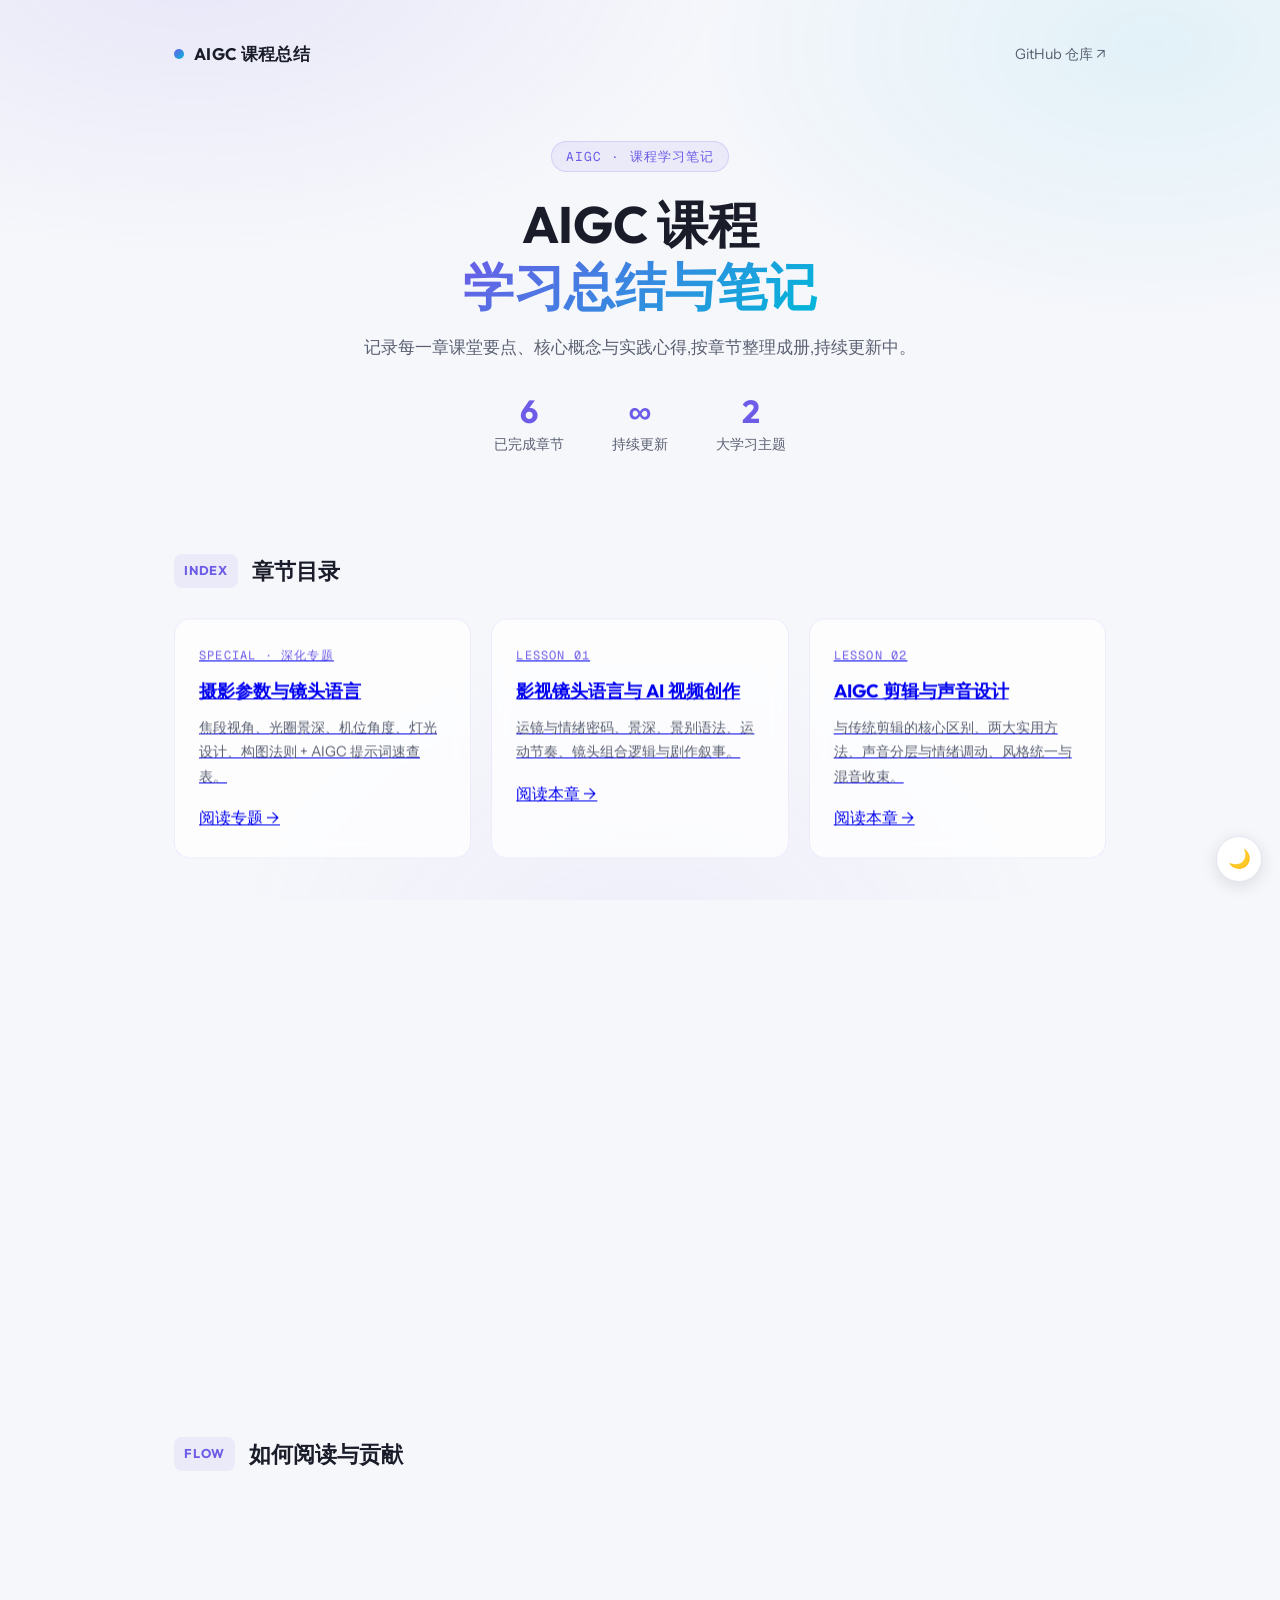
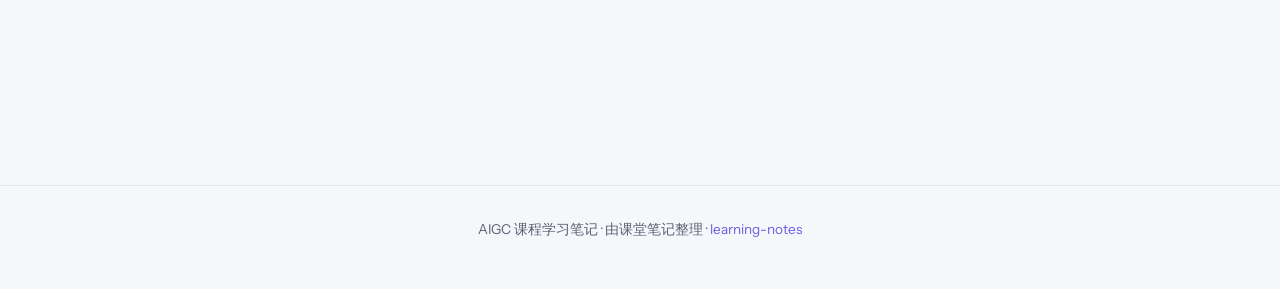
<file: index.html>
<!-- Generated by Trae Work -->
<!DOCTYPE html>
<html lang="zh-CN">
<head>
<meta charset="UTF-8">
<meta http-equiv="refresh" content="0; url=./AI-GC-Learning/">
<title>learning-notes · 学习笔记</title>
<style>
  body {
    margin: 0; min-height: 100vh; display: flex; align-items: center; justify-content: center;
    background: #f6f7fb; color: #1a1d29; font-family: 'Microsoft YaHei', sans-serif;
  }
  .box { text-align: center; padding: 24px; }
  .box h1 { font-size: 1.4rem; margin: 0 0 10px; }
  .box p { color: #5a6072; font-size: 0.95rem; margin: 0; }
  .box a { color: #6c5ce7; }
</style>
</head>
<body>
  <div class="box">
    <h1>正在跳转到 AIGC 课程总结…</h1>
    <p>如果没有自动跳转,<a href="./AI-GC-Learning/">点击这里进入</a></p>
  </div>
</body>
</html>
</file>
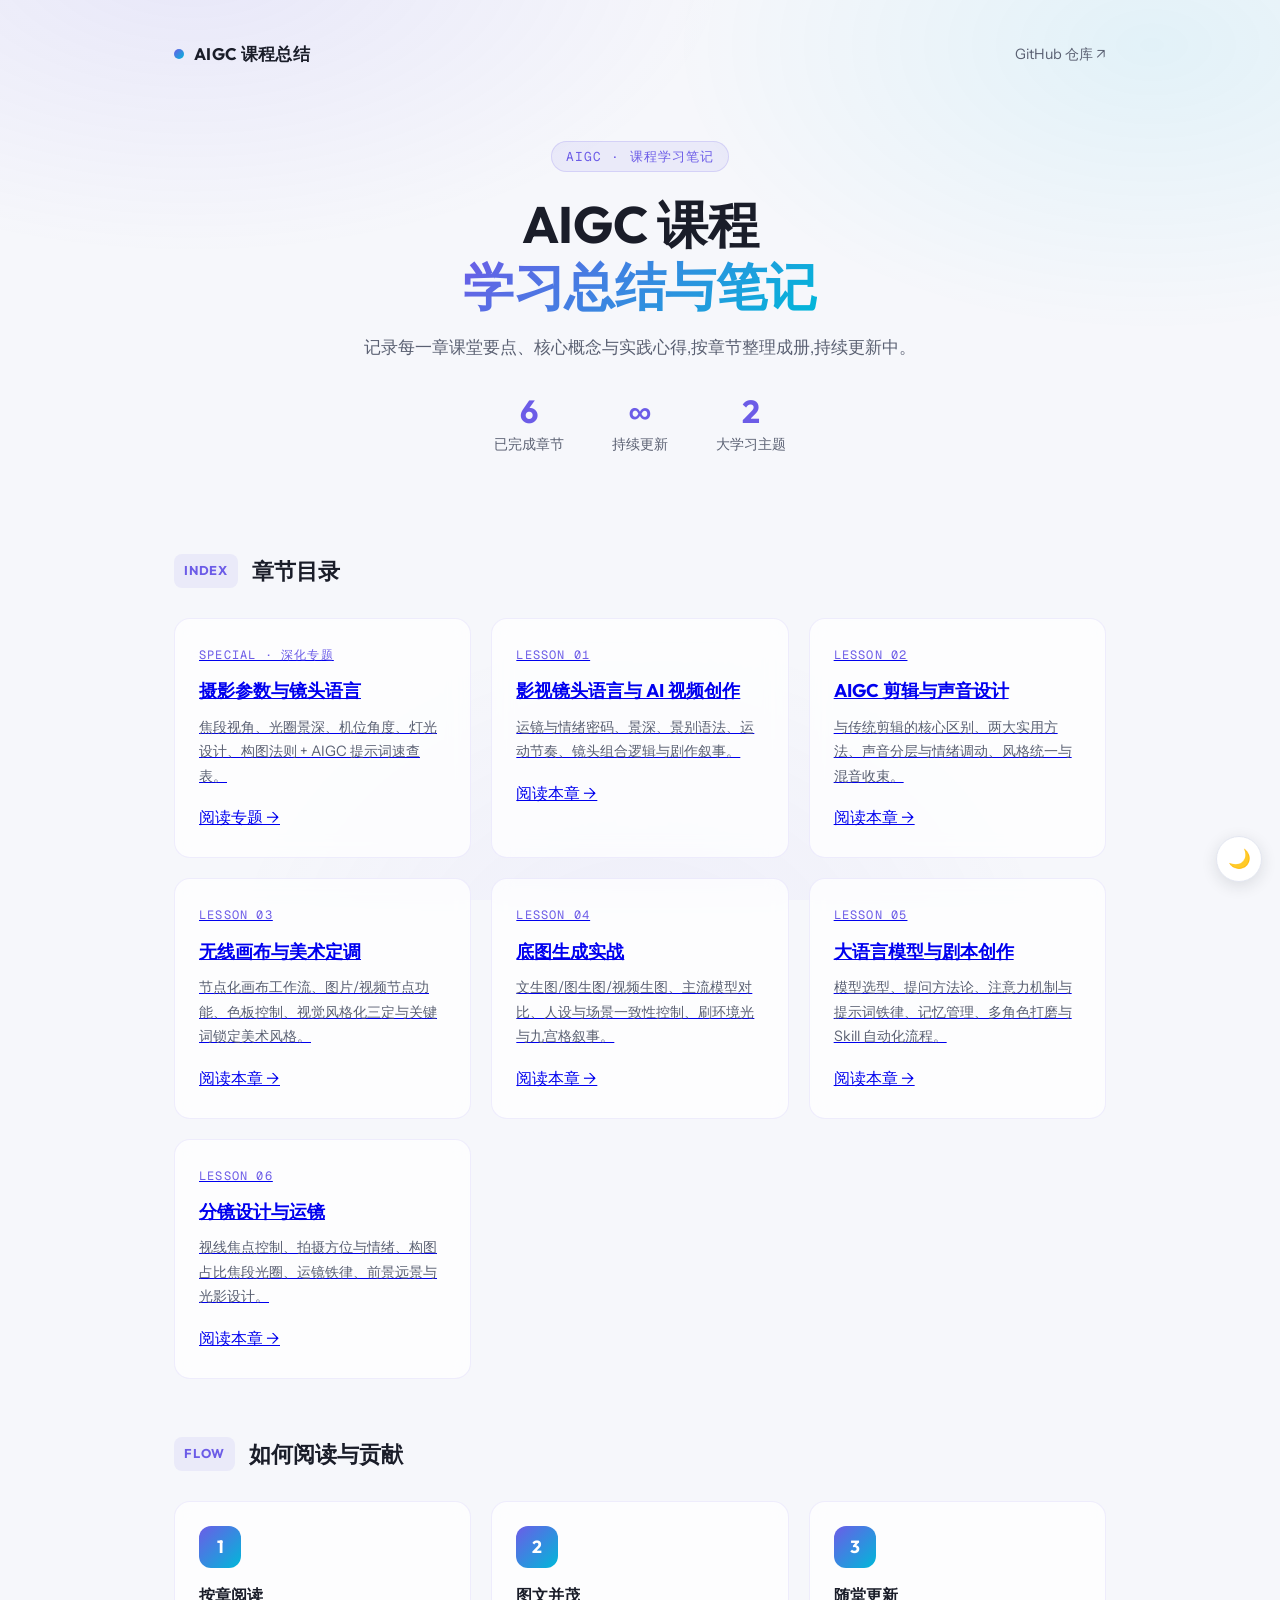
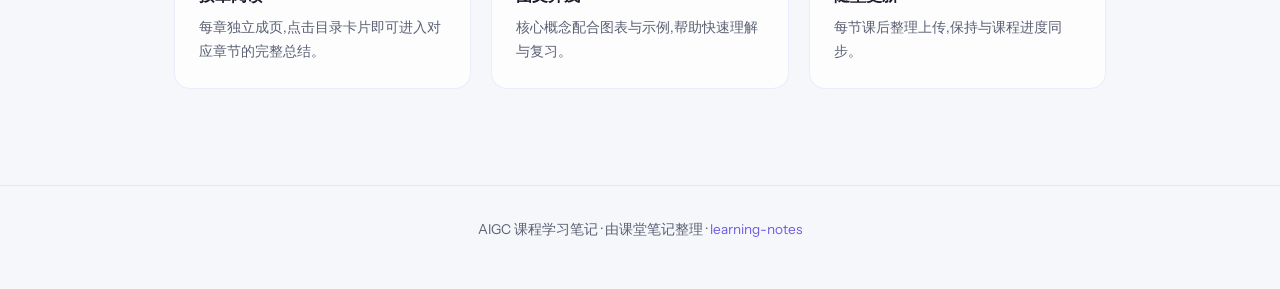
<file: AI-GC-Learning/index.html>
<!-- Generated by Trae Work -->
<!DOCTYPE html>
<html lang="zh-CN">
<head>
<meta charset="UTF-8">
<meta name="viewport" content="width=device-width, initial-scale=1.0">
<title>AIGC 课程总结 · 学习笔记</title>
<style>
  @font-face {
    font-family: 'Outfit';
    src: url('./_shared/fonts/Outfit-Regular.ttf') format('truetype');
    font-weight: 400;
  }
  @font-face {
    font-family: 'Outfit';
    src: url('./_shared/fonts/Outfit-Bold.ttf') format('truetype');
    font-weight: 700;
  }
  @font-face {
    font-family: 'Instrument Sans';
    src: url('./_shared/fonts/InstrumentSans-Regular.ttf') format('truetype');
    font-weight: 400;
  }
  @font-face {
    font-family: 'Geist Mono';
    src: url('./_shared/fonts/GeistMono-Regular.ttf') format('truetype');
    font-weight: 400;
  }

  :root {
    --bg: #f6f7fb;
    --bg2: #ffffff;
    --ink: #1a1d29;
    --muted: #5a6072;
    --rule: #e3e6f0;
    --accent: #6c5ce7;
    --accent2: #00b8d9;
    --shadow: rgba(108, 92, 231, 0.10);
    --font-head: 'Outfit', 'Microsoft YaHei', 'PingFang SC', sans-serif;
    --font-body: 'Instrument Sans', 'Microsoft YaHei', 'PingFang SC', sans-serif;
    --font-mono: 'Geist Mono', Consolas, monospace;
  }

  * { margin: 0; padding: 0; box-sizing: border-box; }

  body {
    font-family: var(--font-body);
    background: var(--bg);
    color: var(--ink);
    line-height: 1.7;
    font-size: 16px;
    min-height: 100vh;
  }

  /* Fresh gradient ambient background */
  body::before {
    content: '';
    position: fixed;
    inset: 0;
    z-index: -1;
    background:
      radial-gradient(900px 500px at 15% -5%, rgba(108, 92, 231, 0.10), transparent 60%),
      radial-gradient(800px 480px at 90% 5%, rgba(0, 184, 217, 0.08), transparent 60%),
      radial-gradient(700px 600px at 50% 110%, rgba(108, 92, 231, 0.06), transparent 60%);
  }

  .container {
    max-width: 980px;
    margin: 0 auto;
    padding: 0 24px;
  }

  /* ---------- Header ---------- */
  header {
    padding: 40px 0 8px;
  }
  .nav {
    display: flex;
    align-items: center;
    justify-content: space-between;
  }
  .brand {
    font-family: var(--font-head);
    font-weight: 700;
    font-size: 1.05rem;
    letter-spacing: 0.02em;
    display: flex;
    align-items: center;
    gap: 10px;
  }
  .brand .dot {
    width: 10px;
    height: 10px;
    border-radius: 50%;
    background: linear-gradient(135deg, var(--accent), var(--accent2));
  }
  .nav a {
    color: var(--muted);
    text-decoration: none;
    font-size: 0.9rem;
    transition: color 0.2s;
  }
  .nav a:hover { color: var(--accent); }

  /* ---------- Hero ---------- */
  .hero {
    padding: 64px 0 56px;
    text-align: center;
  }
  .hero .kicker {
    display: inline-block;
    font-family: var(--font-mono);
    font-size: 0.8rem;
    color: var(--accent);
    background: rgba(108, 92, 231, 0.08);
    border: 1px solid rgba(108, 92, 231, 0.18);
    padding: 4px 14px;
    border-radius: 999px;
    letter-spacing: 0.08em;
    margin-bottom: 22px;
  }
  .hero h1 {
    font-family: var(--font-head);
    font-weight: 700;
    font-size: clamp(2.2rem, 5vw, 3.2rem);
    line-height: 1.2;
    letter-spacing: -0.01em;
    margin-bottom: 16px;
  }
  .hero h1 .grad {
    background: linear-gradient(135deg, var(--accent), var(--accent2));
    -webkit-background-clip: text;
    background-clip: text;
    color: transparent;
  }
  .hero p.sub {
    color: var(--muted);
    font-size: 1.05rem;
    max-width: 560px;
    margin: 0 auto 32px;
  }
  .hero-stats {
    display: flex;
    justify-content: center;
    gap: 48px;
    flex-wrap: wrap;
  }
  .stat .num {
    font-family: var(--font-head);
    font-weight: 700;
    font-size: 2rem;
    color: var(--accent);
    line-height: 1.1;
  }
  .stat .lbl {
    font-size: 0.85rem;
    color: var(--muted);
    margin-top: 4px;
  }

  /* ---------- Sections ---------- */
  .section { padding: 40px 0 16px; }
  .section-head {
    display: flex;
    align-items: center;
    gap: 14px;
    margin-bottom: 28px;
  }
  .section-head .idx {
    font-family: var(--font-head);
    font-weight: 700;
    font-size: 0.8rem;
    color: var(--accent);
    background: rgba(108, 92, 231, 0.08);
    border-radius: 8px;
    padding: 6px 10px;
    letter-spacing: 0.06em;
  }
  .section-head h2 {
    font-family: var(--font-head);
    font-weight: 700;
    font-size: 1.4rem;
  }

  /* ---------- Chapter cards ---------- */
  .chapter-grid {
    display: grid;
    grid-template-columns: repeat(auto-fill, minmax(280px, 1fr));
    gap: 20px;
  }
  .chapter-card {
    background: rgba(255, 255, 255, 0.72);
    backdrop-filter: blur(10px);
    border: 1px solid rgba(108, 92, 231, 0.10);
    border-radius: 16px;
    padding: 26px 24px;
    transition: transform 0.2s, box-shadow 0.2s, border-color 0.2s;
    position: relative;
    overflow: hidden;
  }
  .chapter-card::before {
    content: '';
    position: absolute;
    top: 0; left: 0; right: 0;
    height: 3px;
    background: linear-gradient(135deg, var(--accent), var(--accent2));
    opacity: 0;
    transition: opacity 0.2s;
  }
  .chapter-card:hover {
    transform: translateY(-3px);
    box-shadow: 0 12px 28px var(--shadow);
    border-color: rgba(108, 92, 231, 0.22);
  }
  .chapter-card:hover::before { opacity: 1; }
  .chapter-card .c-num {
    font-family: var(--font-mono);
    font-size: 0.75rem;
    color: var(--accent);
    letter-spacing: 0.1em;
    margin-bottom: 10px;
    display: block;
  }
  .chapter-card h3 {
    font-family: var(--font-head);
    font-weight: 700;
    font-size: 1.15rem;
    margin-bottom: 8px;
  }
  .chapter-card p {
    font-size: 0.9rem;
    color: var(--muted);
    margin-bottom: 16px;
  }
  .chapter-card a.more {
    font-size: 0.85rem;
    color: var(--accent);
    text-decoration: none;
    font-weight: 600;
    display: inline-flex;
    align-items: center;
    gap: 4px;
  }
  .chapter-card a.more:hover { text-decoration: underline; }

  .empty-state {
    grid-column: 1 / -1;
    text-align: center;
    padding: 48px 24px;
    border: 1.5px dashed var(--rule);
    border-radius: 16px;
    color: var(--muted);
  }
  .empty-state .big {
    font-family: var(--font-head);
    font-size: 2rem;
    margin-bottom: 8px;
    color: var(--rule);
  }
  .empty-state p { font-size: 0.95rem; }

  /* ---------- How it works ---------- */
  .steps {
    display: grid;
    grid-template-columns: repeat(auto-fit, minmax(240px, 1fr));
    gap: 20px;
    margin-bottom: 32px;
  }
  .step {
    background: rgba(255, 255, 255, 0.72);
    backdrop-filter: blur(10px);
    border: 1px solid rgba(108, 92, 231, 0.10);
    border-radius: 16px;
    padding: 24px;
  }
  .step .s-ico {
    width: 42px; height: 42px;
    border-radius: 12px;
    display: flex; align-items: center; justify-content: center;
    font-family: var(--font-head);
    font-weight: 700;
    font-size: 1.1rem;
    color: #fff;
    background: linear-gradient(135deg, var(--accent), var(--accent2));
    margin-bottom: 14px;
  }
  .step h3 {
    font-family: var(--font-head);
    font-weight: 700;
    font-size: 1.02rem;
    margin-bottom: 6px;
  }
  .step p { font-size: 0.88rem; color: var(--muted); }

  /* ---------- Footer ---------- */
  footer {
    margin-top: 48px;
    padding: 32px 0 48px;
    border-top: 1px solid var(--rule);
    text-align: center;
    color: var(--muted);
    font-size: 0.85rem;
  }
  footer a { color: var(--accent); text-decoration: none; }
  footer a:hover { text-decoration: underline; }

  @media (max-width: 600px) {
    .hero { padding: 40px 0 40px; }
    .hero-stats { gap: 28px; }
    .container { padding: 0 18px; }
  }
</style>
<link rel="stylesheet" href="./assets/enhance.css">
</head>
<body>

<header>
  <div class="container">
    <div class="nav">
      <div class="brand"><span class="dot"></span>AIGC 课程总结</div>
      <a href="https://github.com/Zero11-pig/learning-notes" target="_blank" rel="noopener">GitHub 仓库 ↗</a>
    </div>
  </div>
</header>

<section class="hero">
  <div class="container">
    <span class="kicker">AIGC · 课程学习笔记</span>
    <h1>AIGC 课程<br><span class="grad">学习总结与笔记</span></h1>
    <p class="sub">记录每一章课堂要点、核心概念与实践心得,按章节整理成册,持续更新中。</p>
    <div class="hero-stats">
      <div class="stat"><div class="num" id="stat-chapters">6</div><div class="lbl">已完成章节</div></div>
      <div class="stat"><div class="num">∞</div><div class="lbl">持续更新</div></div>
      <div class="stat"><div class="num">2</div><div class="lbl">大学习主题</div></div>
    </div>
  </div>
</section>

<main>
  <div class="container">

    <section class="section">
      <div class="section-head">
        <span class="idx">INDEX</span>
        <h2>章节目录</h2>
      </div>
      <div class="chapter-grid" id="chapterGrid">
        <a class="chapter-card" href="./special-photography.html">
          <span class="c-num">SPECIAL · 深化专题</span>
          <h3>摄影参数与镜头语言</h3>
          <p>焦段视角、光圈景深、机位角度、灯光设计、构图法则 + AIGC 提示词速查表。</p>
          <span class="more">阅读专题 →</span>
        </a>
        <a class="chapter-card" href="./chapter-01.html">
          <span class="c-num">LESSON 01</span>
          <h3>影视镜头语言与 AI 视频创作</h3>
          <p>运镜与情绪密码、景深、景别语法、运动节奏、镜头组合逻辑与剧作叙事。</p>
          <span class="more">阅读本章 →</span>
        </a>
        <a class="chapter-card" href="./chapter-02.html">
          <span class="c-num">LESSON 02</span>
          <h3>AIGC 剪辑与声音设计</h3>
          <p>与传统剪辑的核心区别、两大实用方法、声音分层与情绪调动、风格统一与混音收束。</p>
          <span class="more">阅读本章 →</span>
        </a>
        <a class="chapter-card" href="./chapter-03.html">
          <span class="c-num">LESSON 03</span>
          <h3>无线画布与美术定调</h3>
          <p>节点化画布工作流、图片/视频节点功能、色板控制、视觉风格化三定与关键词锁定美术风格。</p>
          <span class="more">阅读本章 →</span>
        </a>
        <a class="chapter-card" href="./chapter-04.html">
          <span class="c-num">LESSON 04</span>
          <h3>底图生成实战</h3>
          <p>文生图/图生图/视频生图、主流模型对比、人设与场景一致性控制、刷环境光与九宫格叙事。</p>
          <span class="more">阅读本章 →</span>
        </a>
        <a class="chapter-card" href="./chapter-05.html">
          <span class="c-num">LESSON 05</span>
          <h3>大语言模型与剧本创作</h3>
          <p>模型选型、提问方法论、注意力机制与提示词铁律、记忆管理、多角色打磨与 Skill 自动化流程。</p>
          <span class="more">阅读本章 →</span>
        </a>
        <a class="chapter-card" href="./chapter-06.html">
          <span class="c-num">LESSON 06</span>
          <h3>分镜设计与运镜</h3>
          <p>视线焦点控制、拍摄方位与情绪、构图占比焦段光圈、运镜铁律、前景远景与光影设计。</p>
          <span class="more">阅读本章 →</span>
        </a>
      </div>
    </section>

    <section class="section">
      <div class="section-head">
        <span class="idx">FLOW</span>
        <h2>如何阅读与贡献</h2>
      </div>
      <div class="steps">
        <div class="step">
          <div class="s-ico">1</div>
          <h3>按章阅读</h3>
          <p>每章独立成页,点击目录卡片即可进入对应章节的完整总结。</p>
        </div>
        <div class="step">
          <div class="s-ico">2</div>
          <h3>图文并茂</h3>
          <p>核心概念配合图表与示例,帮助快速理解与复习。</p>
        </div>
        <div class="step">
          <div class="s-ico">3</div>
          <h3>随堂更新</h3>
          <p>每节课后整理上传,保持与课程进度同步。</p>
        </div>
      </div>
    </section>

  </div>
</main>

<footer>
  <div class="container">
    <p>AIGC 课程学习笔记 · 由课堂笔记整理 · <a href="https://github.com/Zero11-pig/learning-notes" target="_blank" rel="noopener">learning-notes</a></p>
  </div>
</footer>

<script src="./assets/enhance.js"></script>
</body>
</html>
</file>
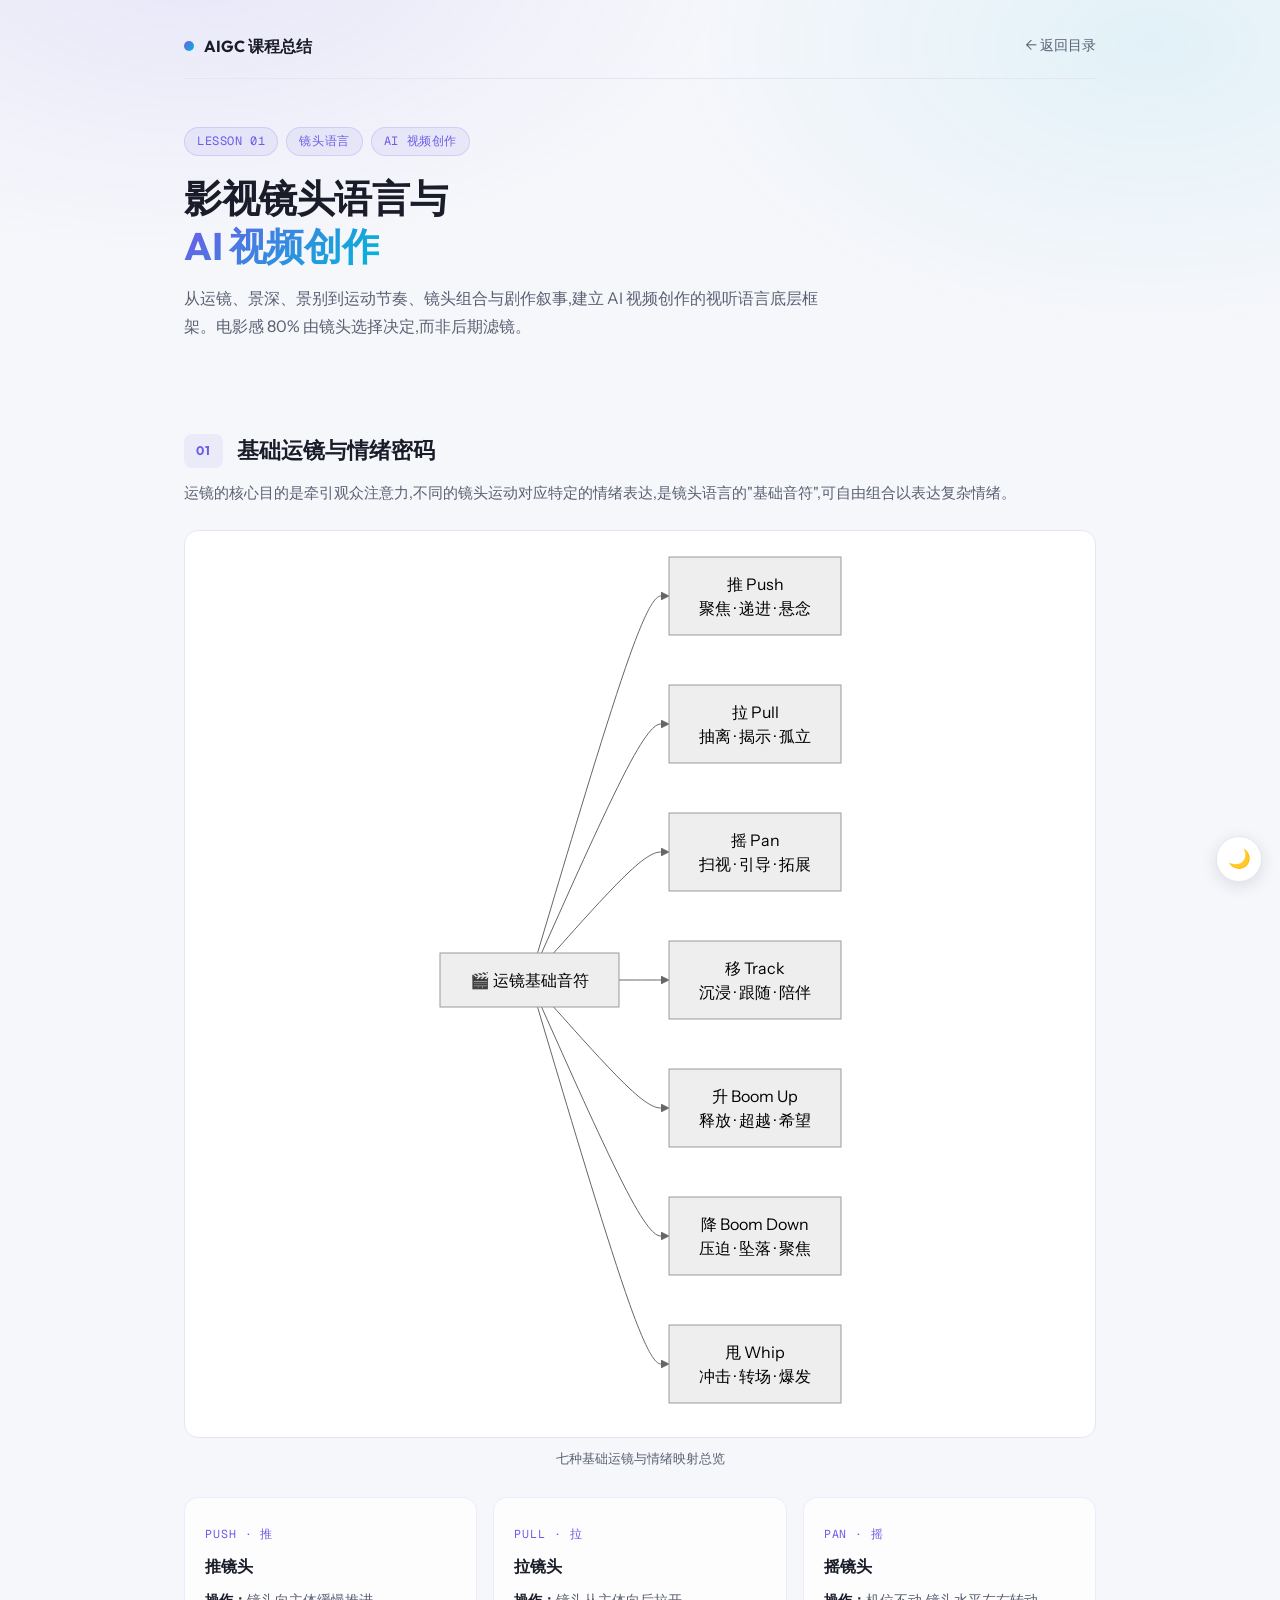
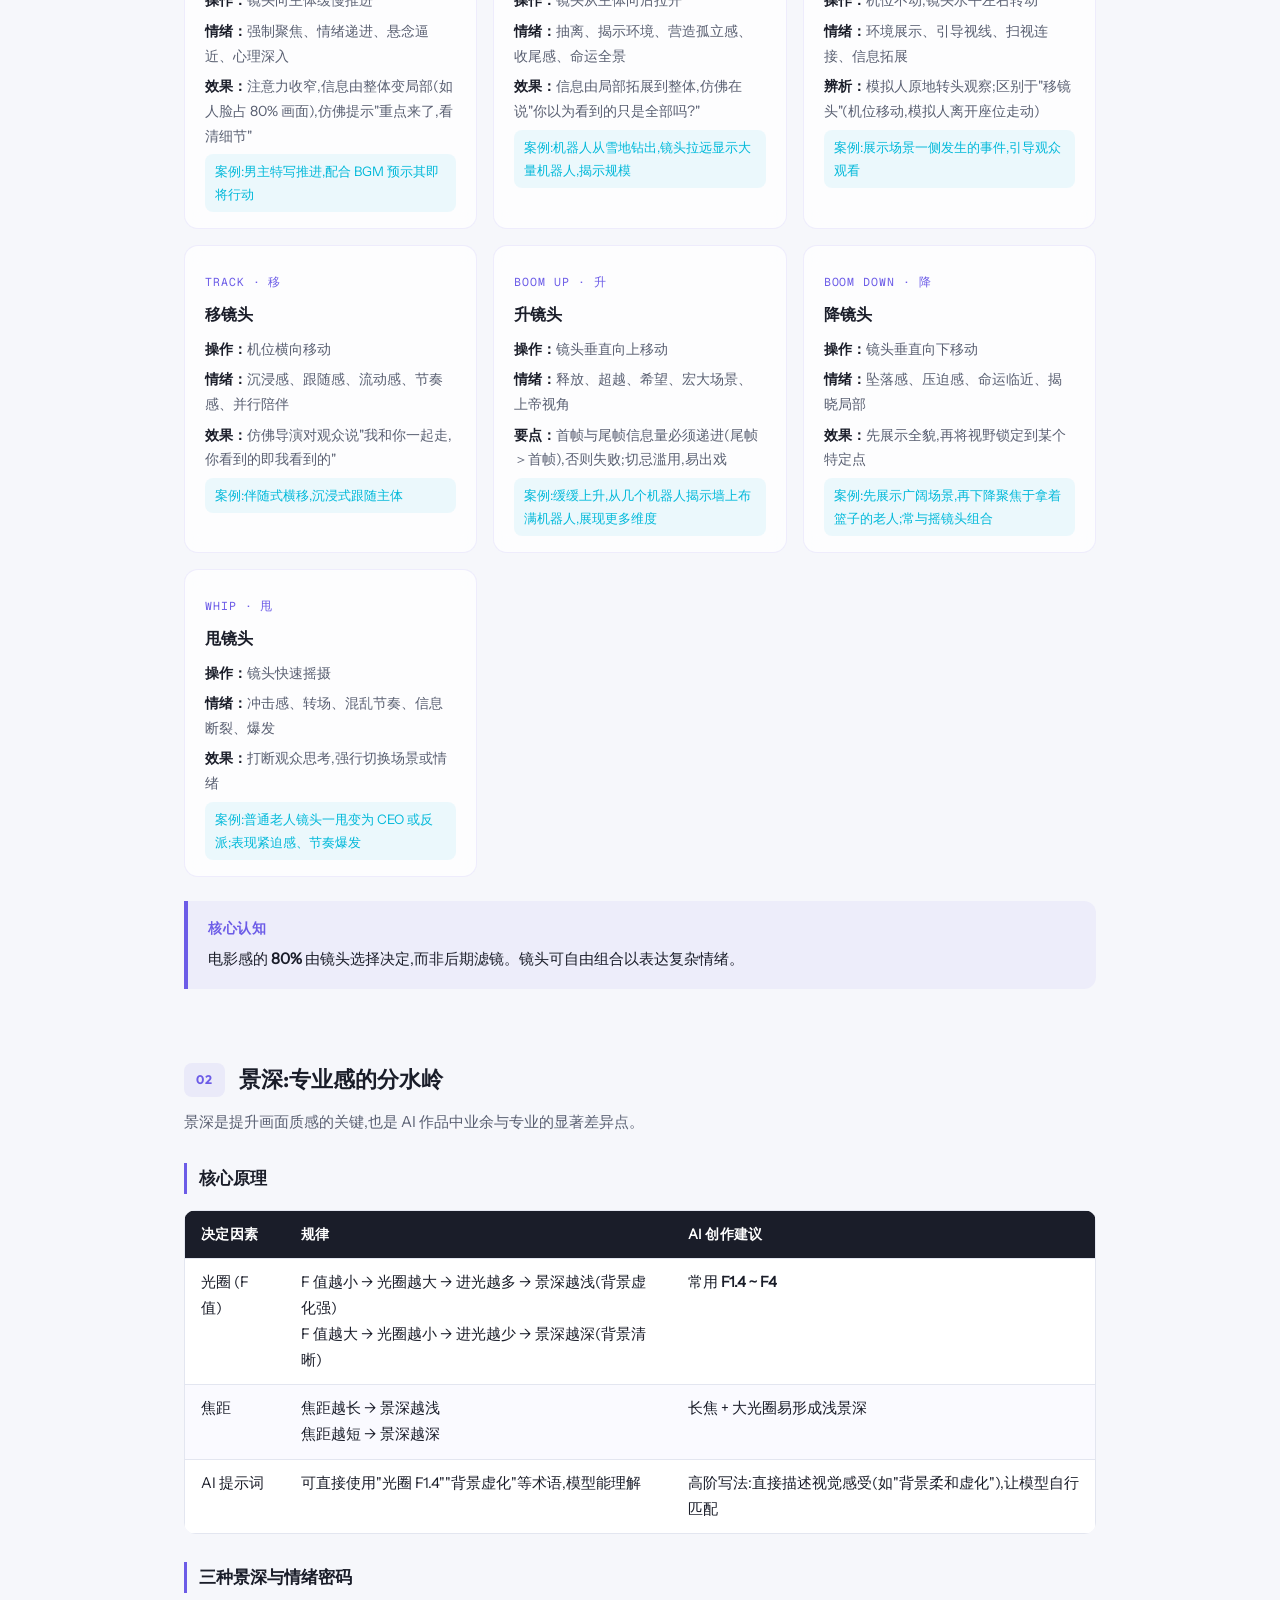
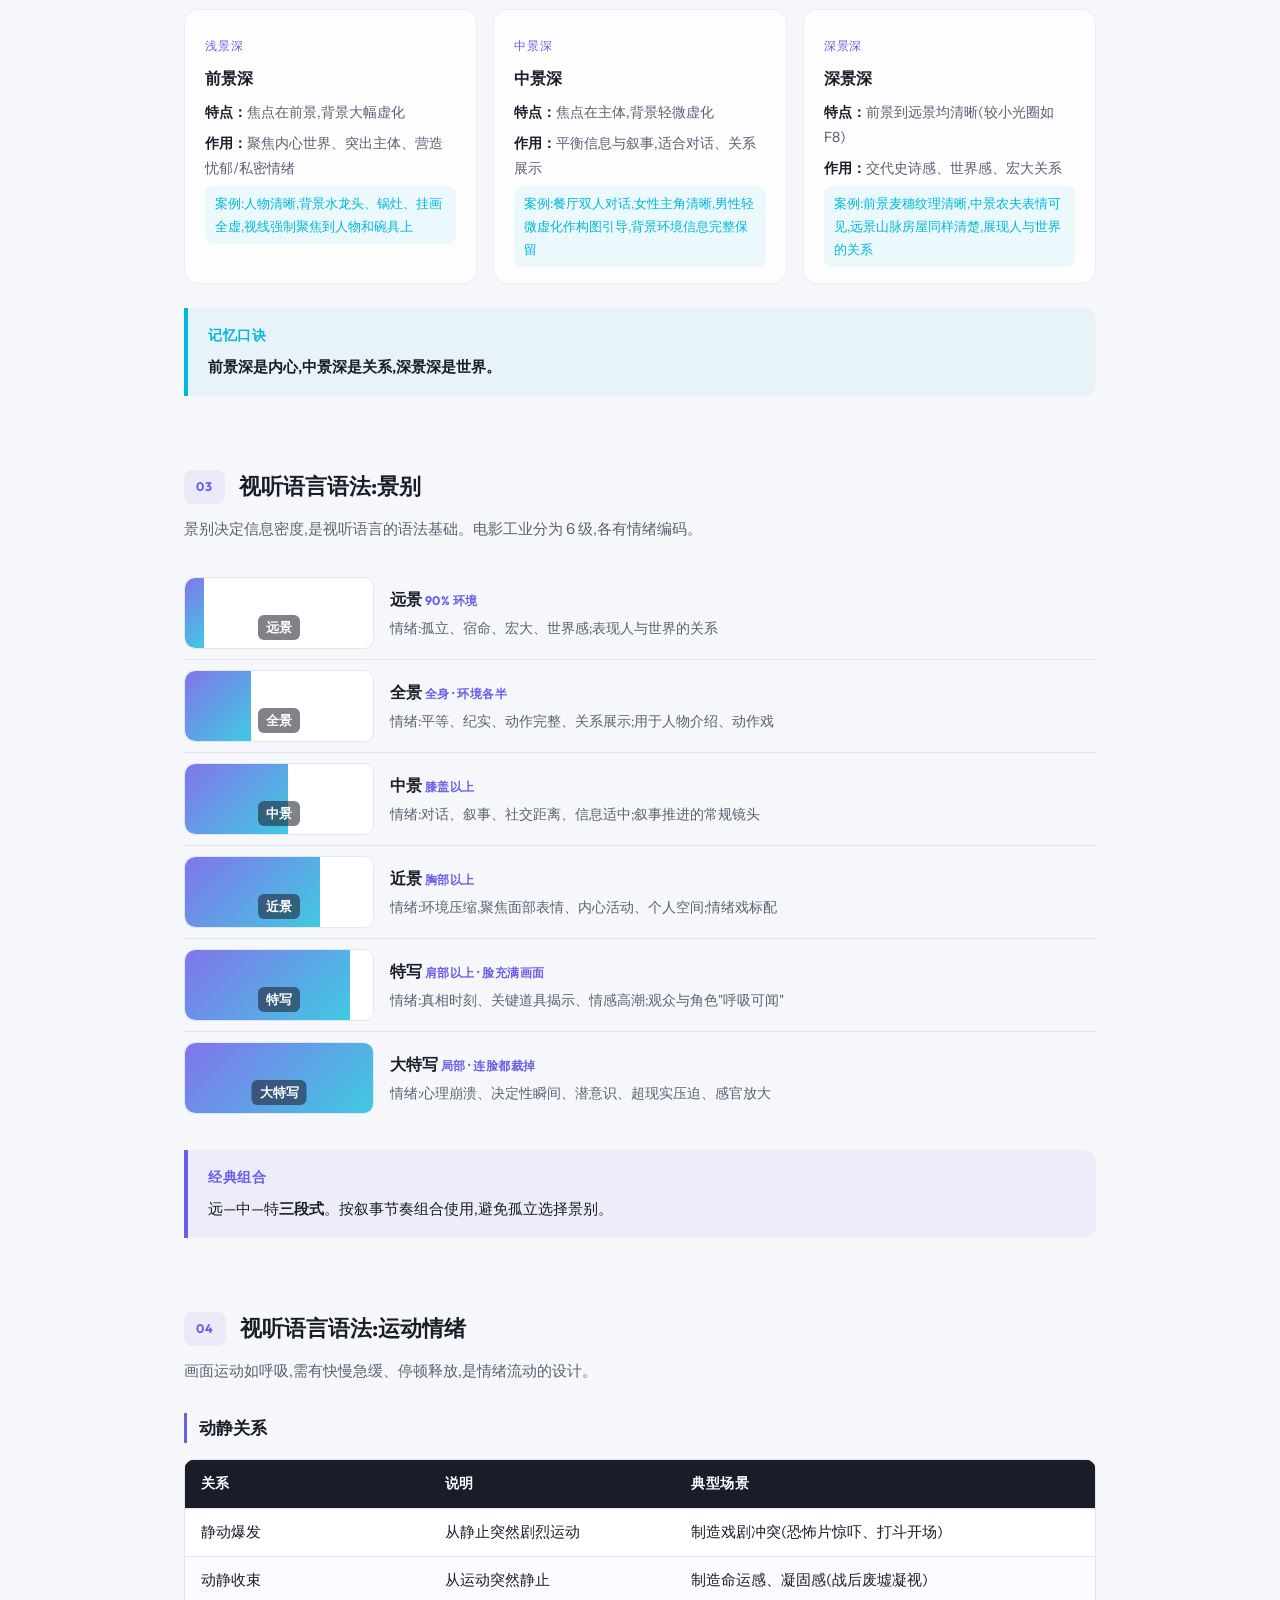
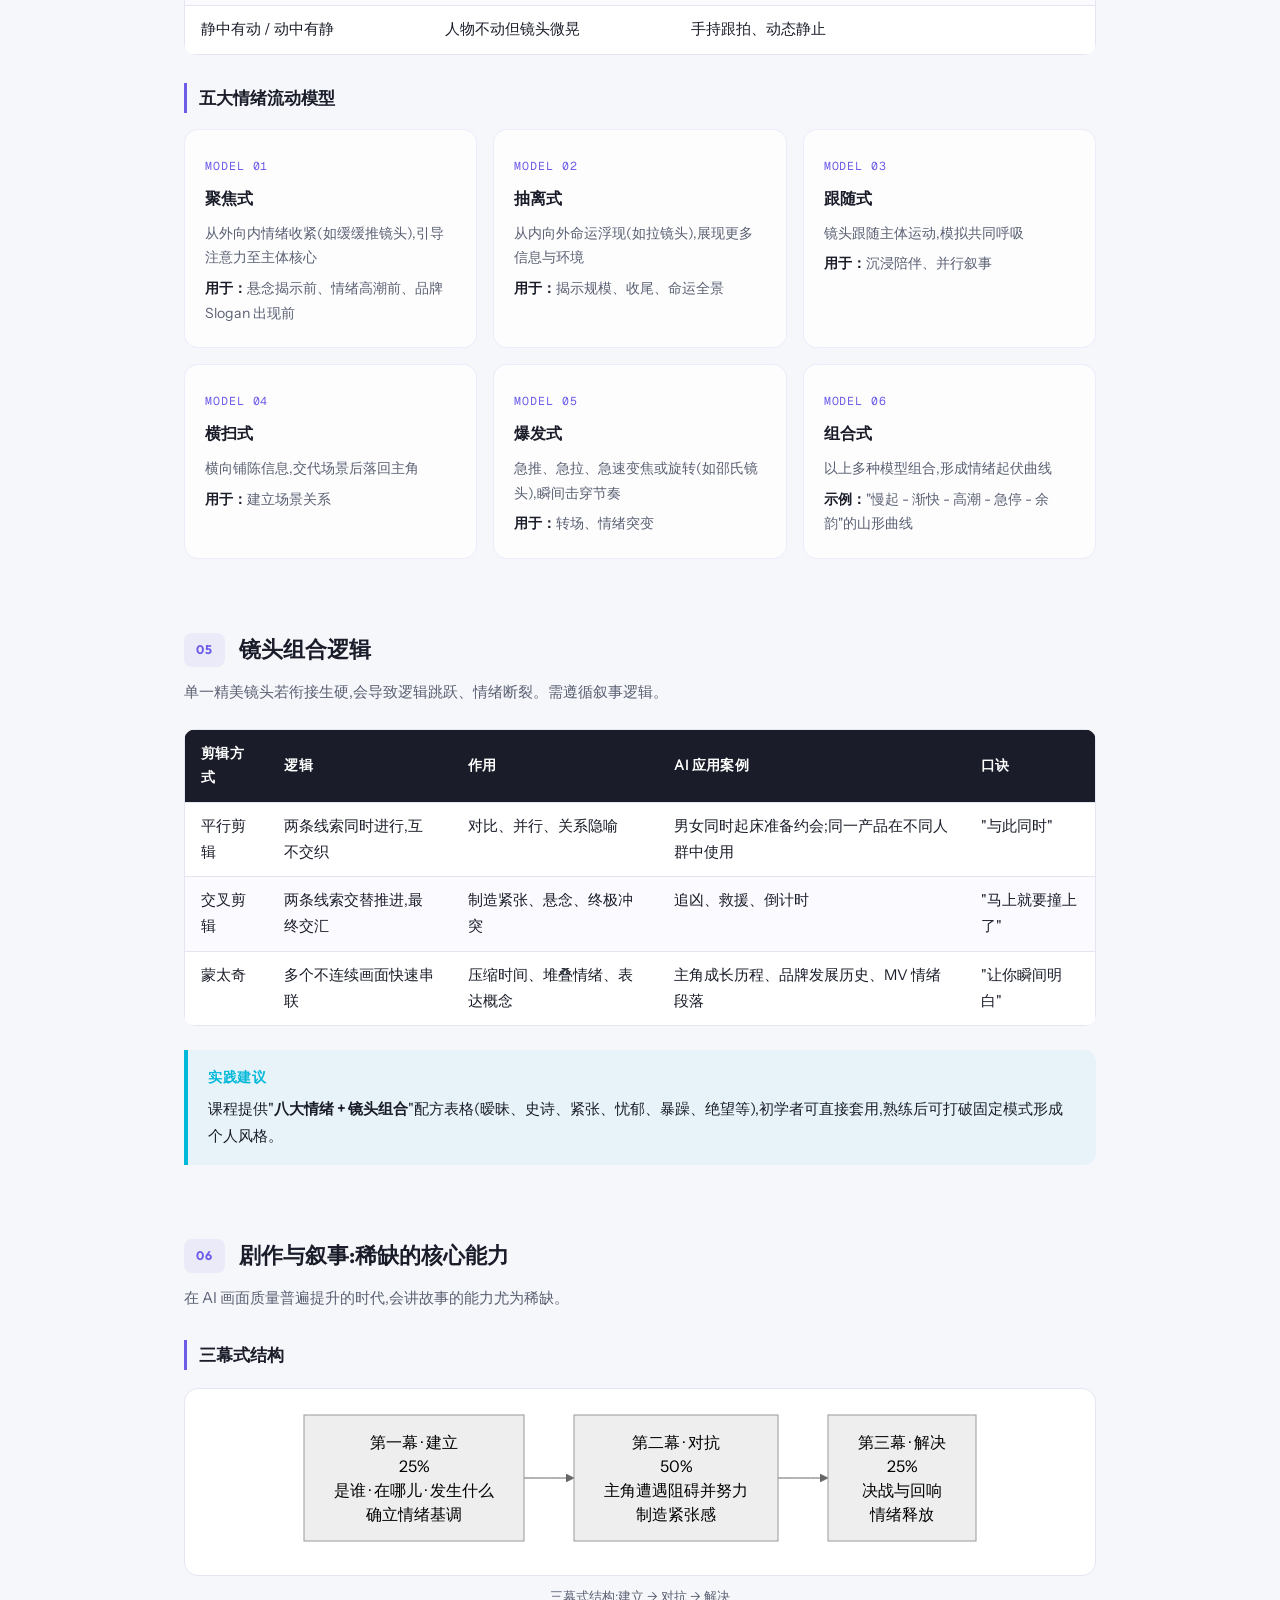
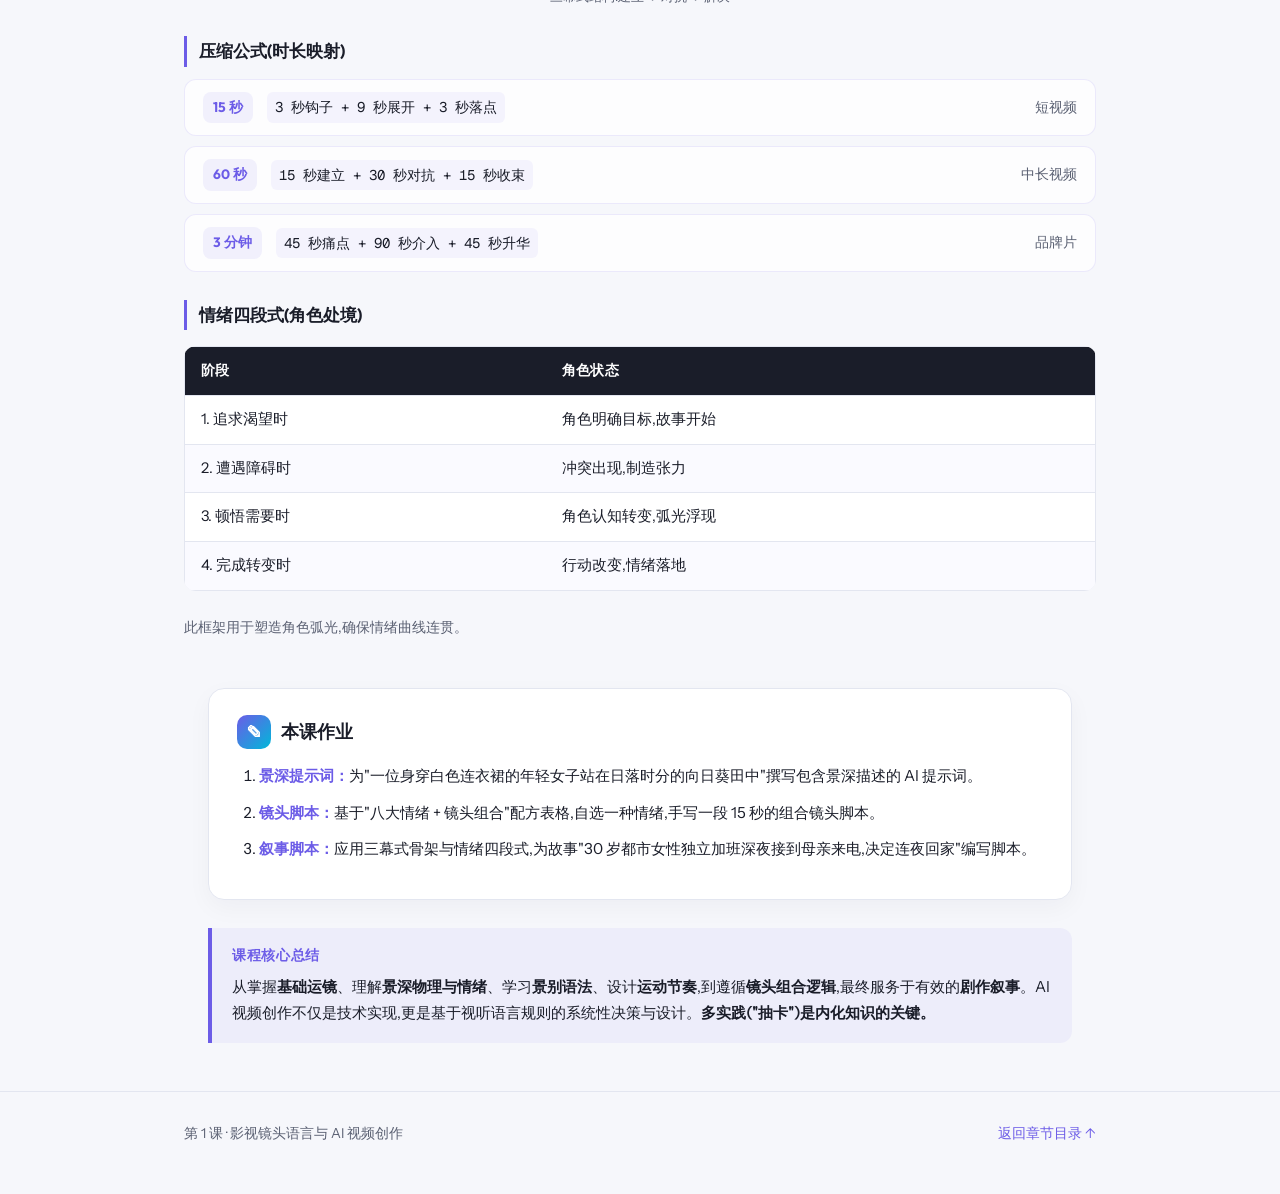
<file: AI-GC-Learning/chapter-01.html>
<!-- Generated by Trae Work -->
<!DOCTYPE html>
<html lang="zh-CN">
<head>
<meta charset="UTF-8">
<meta name="viewport" content="width=device-width, initial-scale=1.0">
<title>第 1 课 · 影视镜头语言与 AI 视频创作 | AIGC 课程总结</title>
<style>
  @font-face {
    font-family: 'Outfit';
    src: url('./_shared/fonts/Outfit-Regular.ttf') format('truetype');
    font-weight: 400;
  }
  @font-face {
    font-family: 'Outfit';
    src: url('./_shared/fonts/Outfit-Bold.ttf') format('truetype');
    font-weight: 700;
  }
  @font-face {
    font-family: 'Instrument Sans';
    src: url('./_shared/fonts/InstrumentSans-Regular.ttf') format('truetype');
    font-weight: 400;
  }
  @font-face {
    font-family: 'Geist Mono';
    src: url('./_shared/fonts/GeistMono-Regular.ttf') format('truetype');
    font-weight: 400;
  }

  :root {
    --bg: #f6f7fb;
    --bg2: #ffffff;
    --ink: #1a1d29;
    --muted: #5a6072;
    --rule: #e3e6f0;
    --accent: #6c5ce7;
    --accent2: #00b8d9;
    --shadow: rgba(108, 92, 231, 0.10);
    --font-head: 'Outfit', 'Microsoft YaHei', 'PingFang SC', sans-serif;
    --font-body: 'Instrument Sans', 'Microsoft YaHei', 'PingFang SC', sans-serif;
    --font-mono: 'Geist Mono', Consolas, monospace;
  }

  * { margin: 0; padding: 0; box-sizing: border-box; }

  html { scroll-behavior: smooth; }

  body {
    font-family: var(--font-body);
    background: var(--bg);
    color: var(--ink);
    line-height: 1.75;
    font-size: 16px;
  }

  body::before {
    content: '';
    position: fixed;
    inset: 0;
    z-index: -1;
    background:
      radial-gradient(900px 500px at 15% -5%, rgba(108, 92, 231, 0.10), transparent 60%),
      radial-gradient(800px 480px at 90% 5%, rgba(0, 184, 217, 0.08), transparent 60%),
      radial-gradient(700px 600px at 50% 110%, rgba(108, 92, 231, 0.06), transparent 60%);
  }

  .container { max-width: 960px; margin: 0 auto; padding: 0 24px; }

  /* ---------- Header ---------- */
  header { padding: 32px 0 0; }
  .nav {
    display: flex; align-items: center; justify-content: space-between;
    padding-bottom: 18px; border-bottom: 1px solid var(--rule);
  }
  .brand {
    font-family: var(--font-head); font-weight: 700; font-size: 1rem;
    display: flex; align-items: center; gap: 10px; text-decoration: none; color: var(--ink);
  }
  .brand .dot {
    width: 10px; height: 10px; border-radius: 50%;
    background: linear-gradient(135deg, var(--accent), var(--accent2));
  }
  .nav a.back {
    color: var(--muted); text-decoration: none; font-size: 0.9rem; transition: color 0.2s;
  }
  .nav a.back:hover { color: var(--accent); }

  /* ---------- Hero ---------- */
  .hero { padding: 48px 0 40px; }
  .hero .tags { display: flex; gap: 8px; flex-wrap: wrap; margin-bottom: 18px; }
  .hero .tag {
    font-family: var(--font-mono); font-size: 0.75rem; color: var(--accent);
    background: rgba(108, 92, 231, 0.08); border: 1px solid rgba(108, 92, 231, 0.18);
    padding: 3px 12px; border-radius: 999px; letter-spacing: 0.05em;
  }
  .hero h1 {
    font-family: var(--font-head); font-weight: 700;
    font-size: clamp(1.7rem, 4vw, 2.4rem); line-height: 1.25;
    letter-spacing: -0.01em; margin-bottom: 14px;
  }
  .hero h1 .grad {
    background: linear-gradient(135deg, var(--accent), var(--accent2));
    -webkit-background-clip: text; background-clip: text; color: transparent;
  }
  .hero p.sub { color: var(--muted); font-size: 1rem; max-width: 640px; }

  /* ---------- Section ---------- */
  section.chapter { padding: 40px 0 8px; }
  .sec-head { display: flex; align-items: center; gap: 14px; margin-bottom: 10px; }
  .sec-head .idx {
    font-family: var(--font-head); font-weight: 700; font-size: 0.78rem; color: var(--accent);
    background: rgba(108, 92, 231, 0.08); border-radius: 8px; padding: 6px 12px; letter-spacing: 0.06em;
    white-space: nowrap;
  }
  .sec-head h2 { font-family: var(--font-head); font-weight: 700; font-size: 1.35rem; }
  .sec-lead { color: var(--muted); font-size: 0.95rem; margin: 0 0 24px 0; }

  h3.sub {
    font-family: var(--font-head); font-weight: 700; font-size: 1.08rem;
    margin: 28px 0 12px; padding-left: 12px; border-left: 3px solid var(--accent);
  }

  p { margin-bottom: 12px; }
  strong { font-weight: 700; color: var(--ink); }

  .table-wrap {
    overflow-x: auto; overflow-y: auto; max-height: 620px;
    border-radius: 12px; margin: 16px 0 24px;
  }
  table {
    width: 100%; border-collapse: collapse; font-size: 0.92rem; min-width: 560px;
    background: var(--bg2); border: 1px solid var(--rule); border-radius: 12px;
  }
  th {
    background: var(--ink); color: #fff; font-weight: 600; text-align: left;
    padding: 12px 16px; font-size: 0.85rem; letter-spacing: 0.03em; position: sticky; top: 0;
  }
  td { padding: 11px 16px; border-top: 1px solid var(--rule); vertical-align: top; }
  tr:nth-child(even) td { background: rgba(108, 92, 231, 0.03); }
  td .k { font-weight: 700; color: var(--accent); }

  /* ---------- Cards ---------- */
  .grid {
    display: grid; grid-template-columns: repeat(auto-fill, minmax(270px, 1fr));
    gap: 16px; margin: 16px 0 24px;
  }
  .card {
    background: rgba(255, 255, 255, 0.72); backdrop-filter: blur(10px);
    border: 1px solid rgba(108, 92, 231, 0.10); border-radius: 14px; padding: 20px 20px 16px;
    transition: transform 0.2s, box-shadow 0.2s;
  }
  .card:hover { transform: translateY(-3px); box-shadow: 0 10px 24px var(--shadow); }
  .card .card-tag {
    display: inline-block; font-family: var(--font-mono); font-size: 0.72rem;
    color: var(--accent); letter-spacing: 0.08em; margin-bottom: 8px;
  }
  .card h4 { font-family: var(--font-head); font-weight: 700; font-size: 1.02rem; margin-bottom: 8px; }
  .card p { font-size: 0.88rem; color: var(--muted); margin-bottom: 6px; }
  .card p b { color: var(--ink); font-weight: 600; }
  .card .case {
    font-size: 0.82rem; color: var(--accent2);
    background: rgba(0, 184, 217, 0.07); border-radius: 8px; padding: 6px 10px; margin-top: 6px;
  }

  /* ---------- Callout ---------- */
  .callout {
    background: rgba(108, 92, 231, 0.06); border-left: 4px solid var(--accent);
    border-radius: 0 12px 12px 0; padding: 16px 20px; margin: 20px 0 24px; font-size: 0.95rem;
  }
  .callout .t {
    font-family: var(--font-head); font-weight: 700; font-size: 0.85rem;
    color: var(--accent); letter-spacing: 0.05em; margin-bottom: 6px;
  }
  .callout.pink { background: rgba(0, 184, 217, 0.06); border-left-color: var(--accent2); }
  .callout.pink .t { color: var(--accent2); }

  /* ---------- Mermaid / diagram ---------- */
  figure.diagram { margin: 18px 0 26px; text-align: center; }
  figure.diagram .dbox {
    background: var(--bg2); border: 1px solid var(--rule); border-radius: 14px; padding: 18px;
  }
  figure.diagram figcaption { font-size: 0.8rem; color: var(--muted); margin-top: 10px; }
  .mermaid { font-family: var(--font-body); }

  /* ---------- 景别 scale ---------- */
  .scale { margin: 16px 0 26px; }
  .scale-item {
    display: flex; align-items: center; gap: 16px; padding: 10px 0;
    border-bottom: 1px solid var(--rule);
  }
  .scale-item:last-child { border-bottom: none; }
  .scale-bar {
    flex: 0 0 190px; height: 72px; border-radius: 10px; position: relative; overflow: hidden;
    background: var(--bg2); border: 1px solid var(--rule);
  }
  .scale-bar .fill {
    position: absolute; top: 0; bottom: 0; left: 0;
    background: linear-gradient(135deg, rgba(108, 92, 231, 0.85), rgba(0, 184, 217, 0.75));
    border-radius: 10px 0 0 10px;
  }
  .scale-bar .fig {
    position: absolute; bottom: 8px; left: 50%; transform: translateX(-50%);
    font-family: var(--font-head); font-weight: 700; font-size: 0.8rem; color: #fff;
    background: rgba(26, 29, 41, 0.55); border-radius: 6px; padding: 1px 8px; white-space: nowrap;
  }
  .scale-info h4 { font-family: var(--font-head); font-weight: 700; font-size: 1rem; margin-bottom: 2px; }
  .scale-info .m { font-size: 0.78rem; color: var(--accent); font-weight: 600; letter-spacing: 0.04em; }
  .scale-info p { font-size: 0.85rem; color: var(--muted); margin: 4px 0 0; }

  /* ---------- Formula chips ---------- */
  .chips { display: flex; flex-direction: column; gap: 10px; margin: 12px 0 22px; }
  .chip {
    display: flex; align-items: center; gap: 14px;
    background: rgba(255, 255, 255, 0.72); border: 1px solid rgba(108, 92, 231, 0.12);
    border-radius: 12px; padding: 12px 18px;
  }
  .chip .dur {
    flex: 0 0 auto; font-family: var(--font-head); font-weight: 700; font-size: 0.85rem;
    color: var(--accent); background: rgba(108, 92, 231, 0.08); border-radius: 8px; padding: 4px 10px;
  }
  .chip code {
    font-family: var(--font-mono); font-size: 0.88rem; color: var(--ink);
    background: rgba(108, 92, 231, 0.06); padding: 3px 8px; border-radius: 6px;
  }
  .chip span.desc { font-size: 0.85rem; color: var(--muted); margin-left: auto; text-align: right; }

  /* ---------- Homework ---------- */
  .homework {
    background: var(--bg2); border: 1px solid var(--rule); border-radius: 16px;
    padding: 26px 28px; margin: 28px 0;
    box-shadow: 0 8px 24px rgba(26, 29, 41, 0.04);
  }
  .homework h3 {
    font-family: var(--font-head); font-weight: 700; font-size: 1.1rem; margin-bottom: 14px;
    display: flex; align-items: center; gap: 10px;
  }
  .homework h3 .icon {
    width: 34px; height: 34px; border-radius: 10px; flex: 0 0 auto;
    background: linear-gradient(135deg, var(--accent), var(--accent2));
    color: #fff; display: flex; align-items: center; justify-content: center;
    font-size: 0.95rem;
  }
  .homework ol { padding-left: 22px; }
  .homework li { margin-bottom: 10px; font-size: 0.95rem; }
  .homework li b { color: var(--accent); }

  /* ---------- Footer ---------- */
  footer {
    margin-top: 48px; padding: 30px 0 48px; border-top: 1px solid var(--rule);
    display: flex; justify-content: space-between; gap: 16px; flex-wrap: wrap;
    font-size: 0.85rem; color: var(--muted);
  }
  footer a { color: var(--accent); text-decoration: none; }
  footer a:hover { text-decoration: underline; }

  @media (max-width: 600px) {
    .container { padding: 0 18px; }
    .hero { padding: 32px 0 28px; }
    .scale-item { flex-direction: column; align-items: flex-start; gap: 8px; }
    .scale-bar { flex-basis: auto; width: 100%; height: 56px; }
    .chip { flex-wrap: wrap; }
    .chip span.desc { margin-left: 0; text-align: left; }
  }
</style>
<link rel="stylesheet" href="./assets/enhance.css">
</head>
<body>

<header>
  <div class="container">
    <div class="nav">
      <a class="brand" href="./index.html"><span class="dot"></span>AIGC 课程总结</a>
      <a class="back" href="./index.html">← 返回目录</a>
    </div>
  </div>
</header>

<section class="hero">
  <div class="container">
    <div class="tags">
      <span class="tag">LESSON 01</span>
      <span class="tag">镜头语言</span>
      <span class="tag">AI 视频创作</span>
    </div>
    <h1>影视镜头语言与<br><span class="grad">AI 视频创作</span></h1>
    <p class="sub">从运镜、景深、景别到运动节奏、镜头组合与剧作叙事,建立 AI 视频创作的视听语言底层框架。电影感 80% 由镜头选择决定,而非后期滤镜。</p>
  </div>
</section>

<main>
  <div class="container">

    <!-- ============ 一、基础运镜 ============ -->
    <section class="chapter" id="camera-moves">
      <div class="sec-head"><span class="idx">01</span><h2>基础运镜与情绪密码</h2></div>
      <p class="sec-lead">运镜的核心目的是牵引观众注意力,不同的镜头运动对应特定的情绪表达,是镜头语言的"基础音符",可自由组合以表达复杂情绪。</p>

      <figure class="diagram">
        <div class="dbox">
          <pre class="mermaid">
flowchart LR
  M["🎬 运镜基础音符"] --> P["推 Push<br/>聚焦 · 递进 · 悬念"]
  M --> L["拉 Pull<br/>抽离 · 揭示 · 孤立"]
  M --> Y["摇 Pan<br/>扫视 · 引导 · 拓展"]
  M --> T["移 Track<br/>沉浸 · 跟随 · 陪伴"]
  M --> U["升 Boom Up<br/>释放 · 超越 · 希望"]
  M --> D["降 Boom Down<br/>压迫 · 坠落 · 聚焦"]
  M --> W["甩 Whip<br/>冲击 · 转场 · 爆发"]
          </pre>
        </div>
        <figcaption>七种基础运镜与情绪映射总览</figcaption>
      </figure>

      <div class="grid">
        <div class="card">
          <span class="card-tag">PUSH · 推</span>
          <h4>推镜头</h4>
          <p><b>操作：</b>镜头向主体缓慢推进</p>
          <p><b>情绪：</b>强制聚焦、情绪递进、悬念逼近、心理深入</p>
          <p><b>效果：</b>注意力收窄,信息由整体变局部(如人脸占 80% 画面),仿佛提示"重点来了,看清细节"</p>
          <div class="case">案例:男主特写推进,配合 BGM 预示其即将行动</div>
        </div>
        <div class="card">
          <span class="card-tag">PULL · 拉</span>
          <h4>拉镜头</h4>
          <p><b>操作：</b>镜头从主体向后拉开</p>
          <p><b>情绪：</b>抽离、揭示环境、营造孤立感、收尾感、命运全景</p>
          <p><b>效果：</b>信息由局部拓展到整体,仿佛在说"你以为看到的只是全部吗?"</p>
          <div class="case">案例:机器人从雪地钻出,镜头拉远显示大量机器人,揭示规模</div>
        </div>
        <div class="card">
          <span class="card-tag">PAN · 摇</span>
          <h4>摇镜头</h4>
          <p><b>操作：</b>机位不动,镜头水平左右转动</p>
          <p><b>情绪：</b>环境展示、引导视线、扫视连接、信息拓展</p>
          <p><b>辨析：</b>模拟人原地转头观察;区别于"移镜头"(机位移动,模拟人离开座位走动)</p>
          <div class="case">案例:展示场景一侧发生的事件,引导观众观看</div>
        </div>
        <div class="card">
          <span class="card-tag">TRACK · 移</span>
          <h4>移镜头</h4>
          <p><b>操作：</b>机位横向移动</p>
          <p><b>情绪：</b>沉浸感、跟随感、流动感、节奏感、并行陪伴</p>
          <p><b>效果：</b>仿佛导演对观众说"我和你一起走,你看到的即我看到的"</p>
          <div class="case">案例:伴随式横移,沉浸式跟随主体</div>
        </div>
        <div class="card">
          <span class="card-tag">BOOM UP · 升</span>
          <h4>升镜头</h4>
          <p><b>操作：</b>镜头垂直向上移动</p>
          <p><b>情绪：</b>释放、超越、希望、宏大场景、上帝视角</p>
          <p><b>要点：</b>首帧与尾帧信息量必须递进(尾帧＞首帧),否则失败;切忌滥用,易出戏</p>
          <div class="case">案例:缓缓上升,从几个机器人揭示墙上布满机器人,展现更多维度</div>
        </div>
        <div class="card">
          <span class="card-tag">BOOM DOWN · 降</span>
          <h4>降镜头</h4>
          <p><b>操作：</b>镜头垂直向下移动</p>
          <p><b>情绪：</b>坠落感、压迫感、命运临近、揭晓局部</p>
          <p><b>效果：</b>先展示全貌,再将视野锁定到某个特定点</p>
          <div class="case">案例:先展示广阔场景,再下降聚焦于拿着篮子的老人;常与摇镜头组合</div>
        </div>
        <div class="card">
          <span class="card-tag">WHIP · 甩</span>
          <h4>甩镜头</h4>
          <p><b>操作：</b>镜头快速摇摄</p>
          <p><b>情绪：</b>冲击感、转场、混乱节奏、信息断裂、爆发</p>
          <p><b>效果：</b>打断观众思考,强行切换场景或情绪</p>
          <div class="case">案例:普通老人镜头一甩变为 CEO 或反派;表现紧迫感、节奏爆发</div>
        </div>
      </div>

      <div class="callout">
        <div class="t">核心认知</div>
        <p style="margin:0">电影感的 <strong>80%</strong> 由镜头选择决定,而非后期滤镜。镜头可自由组合以表达复杂情绪。</p>
      </div>
    </section>

    <!-- ============ 二、景深 ============ -->
    <section class="chapter" id="depth-of-field">
      <div class="sec-head"><span class="idx">02</span><h2>景深:专业感的分水岭</h2></div>
      <p class="sec-lead">景深是提升画面质感的关键,也是 AI 作品中业余与专业的显著差异点。</p>

      <h3 class="sub">核心原理</h3>
      <div class="table-wrap">
        <table>
          <thead>
            <tr><th>决定因素</th><th>规律</th><th>AI 创作建议</th></tr>
          </thead>
          <tbody>
            <tr>
              <td class="k">光圈 (F 值)</td>
              <td>F 值越小 → 光圈越大 → 进光越多 → 景深越浅(背景虚化强)<br>F 值越大 → 光圈越小 → 进光越少 → 景深越深(背景清晰)</td>
              <td>常用 <strong>F1.4 ~ F4</strong></td>
            </tr>
            <tr>
              <td class="k">焦距</td>
              <td>焦距越长 → 景深越浅<br>焦距越短 → 景深越深</td>
              <td>长焦 + 大光圈易形成浅景深</td>
            </tr>
            <tr>
              <td class="k">AI 提示词</td>
              <td>可直接使用"光圈 F1.4""背景虚化"等术语,模型能理解</td>
              <td>高阶写法:直接描述视觉感受(如"背景柔和虚化"),让模型自行匹配</td>
            </tr>
          </tbody>
        </table>
      </div>

      <h3 class="sub">三种景深与情绪密码</h3>
      <div class="grid">
        <div class="card">
          <span class="card-tag">浅景深</span>
          <h4>前景深</h4>
          <p><b>特点：</b>焦点在前景,背景大幅虚化</p>
          <p><b>作用：</b>聚焦内心世界、突出主体、营造忧郁/私密情绪</p>
          <div class="case">案例:人物清晰,背景水龙头、锅灶、挂画全虚,视线强制聚焦到人物和碗具上</div>
        </div>
        <div class="card">
          <span class="card-tag">中景深</span>
          <h4>中景深</h4>
          <p><b>特点：</b>焦点在主体,背景轻微虚化</p>
          <p><b>作用：</b>平衡信息与叙事,适合对话、关系展示</p>
          <div class="case">案例:餐厅双人对话,女性主角清晰,男性轻微虚化作构图引导,背景环境信息完整保留</div>
        </div>
        <div class="card">
          <span class="card-tag">深景深</span>
          <h4>深景深</h4>
          <p><b>特点：</b>前景到远景均清晰(较小光圈如 F8)</p>
          <p><b>作用：</b>交代史诗感、世界感、宏大关系</p>
          <div class="case">案例:前景麦穗纹理清晰,中景农夫表情可见,远景山脉房屋同样清楚,展现人与世界的关系</div>
        </div>
      </div>

      <div class="callout pink">
        <div class="t">记忆口诀</div>
        <p style="margin:0"><strong>前景深是内心,中景深是关系,深景深是世界。</strong></p>
      </div>
    </section>

    <!-- ============ 三、景别 ============ -->
    <section class="chapter" id="shot-size">
      <div class="sec-head"><span class="idx">03</span><h2>视听语言语法:景别</h2></div>
      <p class="sec-lead">景别决定信息密度,是视听语言的语法基础。电影工业分为 6 级,各有情绪编码。</p>

      <div class="scale">
        <div class="scale-item">
          <div class="scale-bar"><div class="fill" style="width:10%"></div><span class="fig">远景</span></div>
          <div class="scale-info">
            <h4>远景 <span class="m">90% 环境</span></h4>
            <p>情绪:孤立、宿命、宏大、世界感;表现人与世界的关系</p>
          </div>
        </div>
        <div class="scale-item">
          <div class="scale-bar"><div class="fill" style="width:35%"></div><span class="fig">全景</span></div>
          <div class="scale-info">
            <h4>全景 <span class="m">全身 · 环境各半</span></h4>
            <p>情绪:平等、纪实、动作完整、关系展示;用于人物介绍、动作戏</p>
          </div>
        </div>
        <div class="scale-item">
          <div class="scale-bar"><div class="fill" style="width:55%"></div><span class="fig">中景</span></div>
          <div class="scale-info">
            <h4>中景 <span class="m">膝盖以上</span></h4>
            <p>情绪:对话、叙事、社交距离、信息适中;叙事推进的常规镜头</p>
          </div>
        </div>
        <div class="scale-item">
          <div class="scale-bar"><div class="fill" style="width:72%"></div><span class="fig">近景</span></div>
          <div class="scale-info">
            <h4>近景 <span class="m">胸部以上</span></h4>
            <p>情绪:环境压缩,聚焦面部表情、内心活动、个人空间;情绪戏标配</p>
          </div>
        </div>
        <div class="scale-item">
          <div class="scale-bar"><div class="fill" style="width:88%"></div><span class="fig">特写</span></div>
          <div class="scale-info">
            <h4>特写 <span class="m">肩部以上 · 脸充满画面</span></h4>
            <p>情绪:真相时刻、关键道具揭示、情感高潮;观众与角色"呼吸可闻"</p>
          </div>
        </div>
        <div class="scale-item">
          <div class="scale-bar"><div class="fill" style="width:100%"></div><span class="fig">大特写</span></div>
          <div class="scale-info">
            <h4>大特写 <span class="m">局部 · 连脸都裁掉</span></h4>
            <p>情绪:心理崩溃、决定性瞬间、潜意识、超现实压迫、感官放大</p>
          </div>
        </div>
      </div>

      <div class="callout">
        <div class="t">经典组合</div>
        <p style="margin:0">远—中—特<strong>三段式</strong>。按叙事节奏组合使用,避免孤立选择景别。</p>
      </div>
    </section>

    <!-- ============ 四、运动情绪 ============ -->
    <section class="chapter" id="motion-emotion">
      <div class="sec-head"><span class="idx">04</span><h2>视听语言语法:运动情绪</h2></div>
      <p class="sec-lead">画面运动如呼吸,需有快慢急缓、停顿释放,是情绪流动的设计。</p>

      <h3 class="sub">动静关系</h3>
      <div class="table-wrap">
        <table>
          <thead>
            <tr><th>关系</th><th>说明</th><th>典型场景</th></tr>
          </thead>
          <tbody>
            <tr><td class="k">静动爆发</td><td>从静止突然剧烈运动</td><td>制造戏剧冲突(恐怖片惊吓、打斗开场)</td></tr>
            <tr><td class="k">动静收束</td><td>从运动突然静止</td><td>制造命运感、凝固感(战后废墟凝视)</td></tr>
            <tr><td class="k">静中有动 / 动中有静</td><td>人物不动但镜头微晃</td><td>手持跟拍、动态静止</td></tr>
          </tbody>
        </table>
      </div>

      <h3 class="sub">五大情绪流动模型</h3>
      <div class="grid">
        <div class="card">
          <span class="card-tag">MODEL 01</span>
          <h4>聚焦式</h4>
          <p>从外向内情绪收紧(如缓缓推镜头),引导注意力至主体核心</p>
          <p><b>用于：</b>悬念揭示前、情绪高潮前、品牌 Slogan 出现前</p>
        </div>
        <div class="card">
          <span class="card-tag">MODEL 02</span>
          <h4>抽离式</h4>
          <p>从内向外命运浮现(如拉镜头),展现更多信息与环境</p>
          <p><b>用于：</b>揭示规模、收尾、命运全景</p>
        </div>
        <div class="card">
          <span class="card-tag">MODEL 03</span>
          <h4>跟随式</h4>
          <p>镜头跟随主体运动,模拟共同呼吸</p>
          <p><b>用于：</b>沉浸陪伴、并行叙事</p>
        </div>
        <div class="card">
          <span class="card-tag">MODEL 04</span>
          <h4>横扫式</h4>
          <p>横向铺陈信息,交代场景后落回主角</p>
          <p><b>用于：</b>建立场景关系</p>
        </div>
        <div class="card">
          <span class="card-tag">MODEL 05</span>
          <h4>爆发式</h4>
          <p>急推、急拉、急速变焦或旋转(如邵氏镜头),瞬间击穿节奏</p>
          <p><b>用于：</b>转场、情绪突变</p>
        </div>
        <div class="card">
          <span class="card-tag">MODEL 06</span>
          <h4>组合式</h4>
          <p>以上多种模型组合,形成情绪起伏曲线</p>
          <p><b>示例：</b>"慢起 - 渐快 - 高潮 - 急停 - 余韵"的山形曲线</p>
        </div>
      </div>
    </section>

    <!-- ============ 五、镜头组合逻辑 ============ -->
    <section class="chapter" id="editing-logic">
      <div class="sec-head"><span class="idx">05</span><h2>镜头组合逻辑</h2></div>
      <p class="sec-lead">单一精美镜头若衔接生硬,会导致逻辑跳跃、情绪断裂。需遵循叙事逻辑。</p>

      <div class="table-wrap">
        <table>
          <thead>
            <tr><th>剪辑方式</th><th>逻辑</th><th>作用</th><th>AI 应用案例</th><th>口诀</th></tr>
          </thead>
          <tbody>
            <tr>
              <td class="k">平行剪辑</td>
              <td>两条线索同时进行,互不交织</td>
              <td>对比、并行、关系隐喻</td>
              <td>男女同时起床准备约会;同一产品在不同人群中使用</td>
              <td>"与此同时"</td>
            </tr>
            <tr>
              <td class="k">交叉剪辑</td>
              <td>两条线索交替推进,最终交汇</td>
              <td>制造紧张、悬念、终极冲突</td>
              <td>追凶、救援、倒计时</td>
              <td>"马上就要撞上了"</td>
            </tr>
            <tr>
              <td class="k">蒙太奇</td>
              <td>多个不连续画面快速串联</td>
              <td>压缩时间、堆叠情绪、表达概念</td>
              <td>主角成长历程、品牌发展历史、MV 情绪段落</td>
              <td>"让你瞬间明白"</td>
            </tr>
          </tbody>
        </table>
      </div>

      <div class="callout pink">
        <div class="t">实践建议</div>
        <p style="margin:0">课程提供"<strong>八大情绪 + 镜头组合</strong>"配方表格(暧昧、史诗、紧张、忧郁、暴躁、绝望等),初学者可直接套用,熟练后可打破固定模式形成个人风格。</p>
      </div>
    </section>

    <!-- ============ 六、剧作与叙事 ============ -->
    <section class="chapter" id="narrative">
      <div class="sec-head"><span class="idx">06</span><h2>剧作与叙事:稀缺的核心能力</h2></div>
      <p class="sec-lead">在 AI 画面质量普遍提升的时代,会讲故事的能力尤为稀缺。</p>

      <h3 class="sub">三幕式结构</h3>
      <figure class="diagram">
        <div class="dbox">
          <pre class="mermaid">
flowchart LR
  A["第一幕 · 建立<br/>25%<br/>是谁 · 在哪儿 · 发生什么<br/>确立情绪基调"] --> B["第二幕 · 对抗<br/>50%<br/>主角遭遇阻碍并努力<br/>制造紧张感"] --> C["第三幕 · 解决<br/>25%<br/>决战与回响<br/>情绪释放"]
          </pre>
        </div>
        <figcaption>三幕式结构:建立 → 对抗 → 解决</figcaption>
      </figure>

      <h3 class="sub">压缩公式(时长映射)</h3>
      <div class="chips">
        <div class="chip">
          <span class="dur">15 秒</span>
          <code>3 秒钩子 + 9 秒展开 + 3 秒落点</code>
          <span class="desc">短视频</span>
        </div>
        <div class="chip">
          <span class="dur">60 秒</span>
          <code>15 秒建立 + 30 秒对抗 + 15 秒收束</code>
          <span class="desc">中长视频</span>
        </div>
        <div class="chip">
          <span class="dur">3 分钟</span>
          <code>45 秒痛点 + 90 秒介入 + 45 秒升华</code>
          <span class="desc">品牌片</span>
        </div>
      </div>

      <h3 class="sub">情绪四段式(角色处境)</h3>
      <div class="table-wrap">
        <table>
          <thead>
            <tr><th>阶段</th><th>角色状态</th></tr>
          </thead>
          <tbody>
            <tr><td class="k">1. 追求渴望时</td><td>角色明确目标,故事开始</td></tr>
            <tr><td class="k">2. 遭遇障碍时</td><td>冲突出现,制造张力</td></tr>
            <tr><td class="k">3. 顿悟需要时</td><td>角色认知转变,弧光浮现</td></tr>
            <tr><td class="k">4. 完成转变时</td><td>行动改变,情绪落地</td></tr>
          </tbody>
        </table>
      </div>
      <p style="font-size:0.9rem;color:var(--muted)">此框架用于塑造角色弧光,确保情绪曲线连贯。</p>
    </section>

    <!-- ============ 作业 ============ -->
    <div class="container">
      <div class="homework">
        <h3><span class="icon">✎</span>本课作业</h3>
        <ol>
          <li><b>景深提示词：</b>为"一位身穿白色连衣裙的年轻女子站在日落时分的向日葵田中"撰写包含景深描述的 AI 提示词。</li>
          <li><b>镜头脚本：</b>基于"八大情绪 + 镜头组合"配方表格,自选一种情绪,手写一段 15 秒的组合镜头脚本。</li>
          <li><b>叙事脚本：</b>应用三幕式骨架与情绪四段式,为故事"30 岁都市女性独立加班深夜接到母亲来电,决定连夜回家"编写脚本。</li>
        </ol>
      </div>

      <div class="callout">
        <div class="t">课程核心总结</div>
        <p style="margin:0">从掌握<strong>基础运镜</strong>、理解<strong>景深物理与情绪</strong>、学习<strong>景别语法</strong>、设计<strong>运动节奏</strong>,到遵循<strong>镜头组合逻辑</strong>,最终服务于有效的<strong>剧作叙事</strong>。AI 视频创作不仅是技术实现,更是基于视听语言规则的系统性决策与设计。<strong>多实践("抽卡")是内化知识的关键。</strong></p>
      </div>
    </div>

  </div>
</main>

<footer>
  <div class="container" style="display:flex;justify-content:space-between;gap:16px;flex-wrap:wrap;width:100%">
    <span>第 1 课 · 影视镜头语言与 AI 视频创作</span>
    <span><a href="./index.html">返回章节目录 ↑</a></span>
  </div>
</footer>

<script src="./_shared/js/mermaid.min.js"></script>
<script>
  mermaid.initialize({ startOnLoad: true, theme: 'neutral', securityLevel: 'loose', fontFamily: 'Instrument Sans, Microsoft YaHei, sans-serif' });
</script>
<script src="./assets/enhance.js"></script>
</body>
</html>
</file>
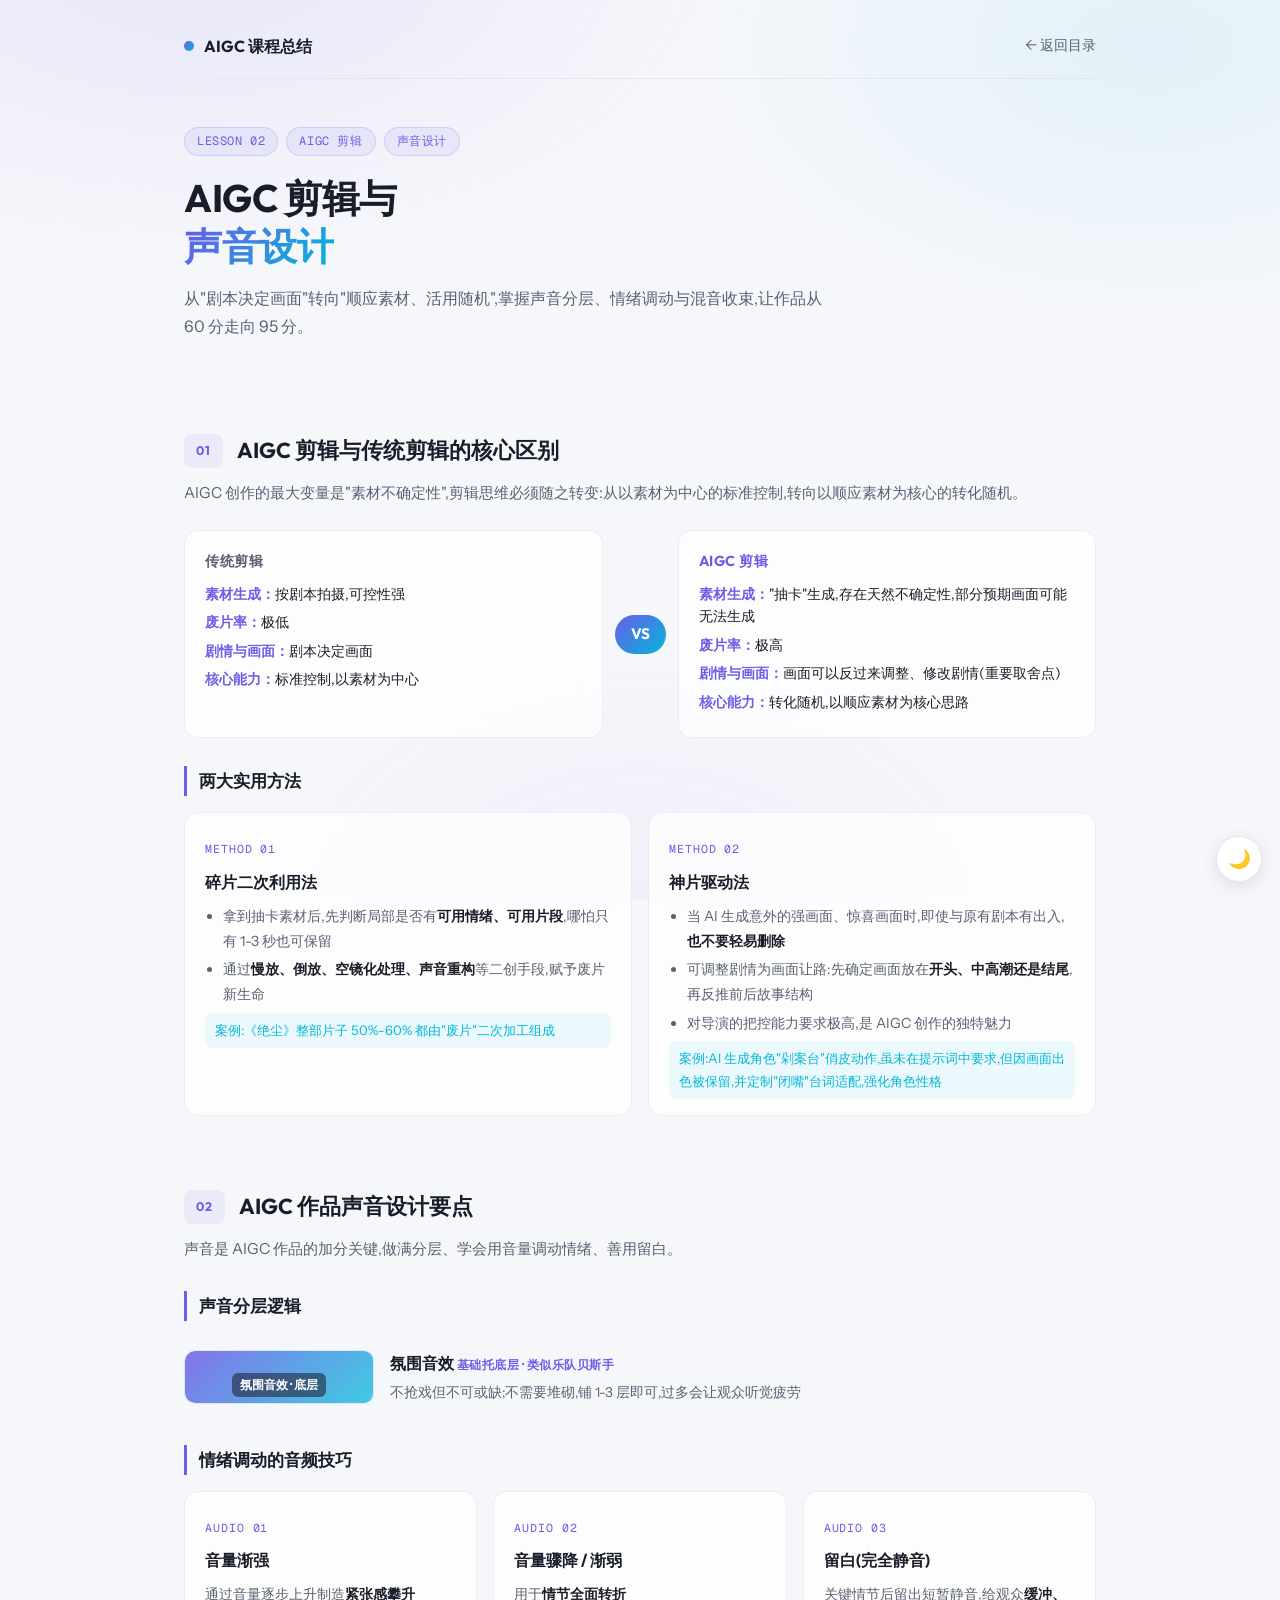
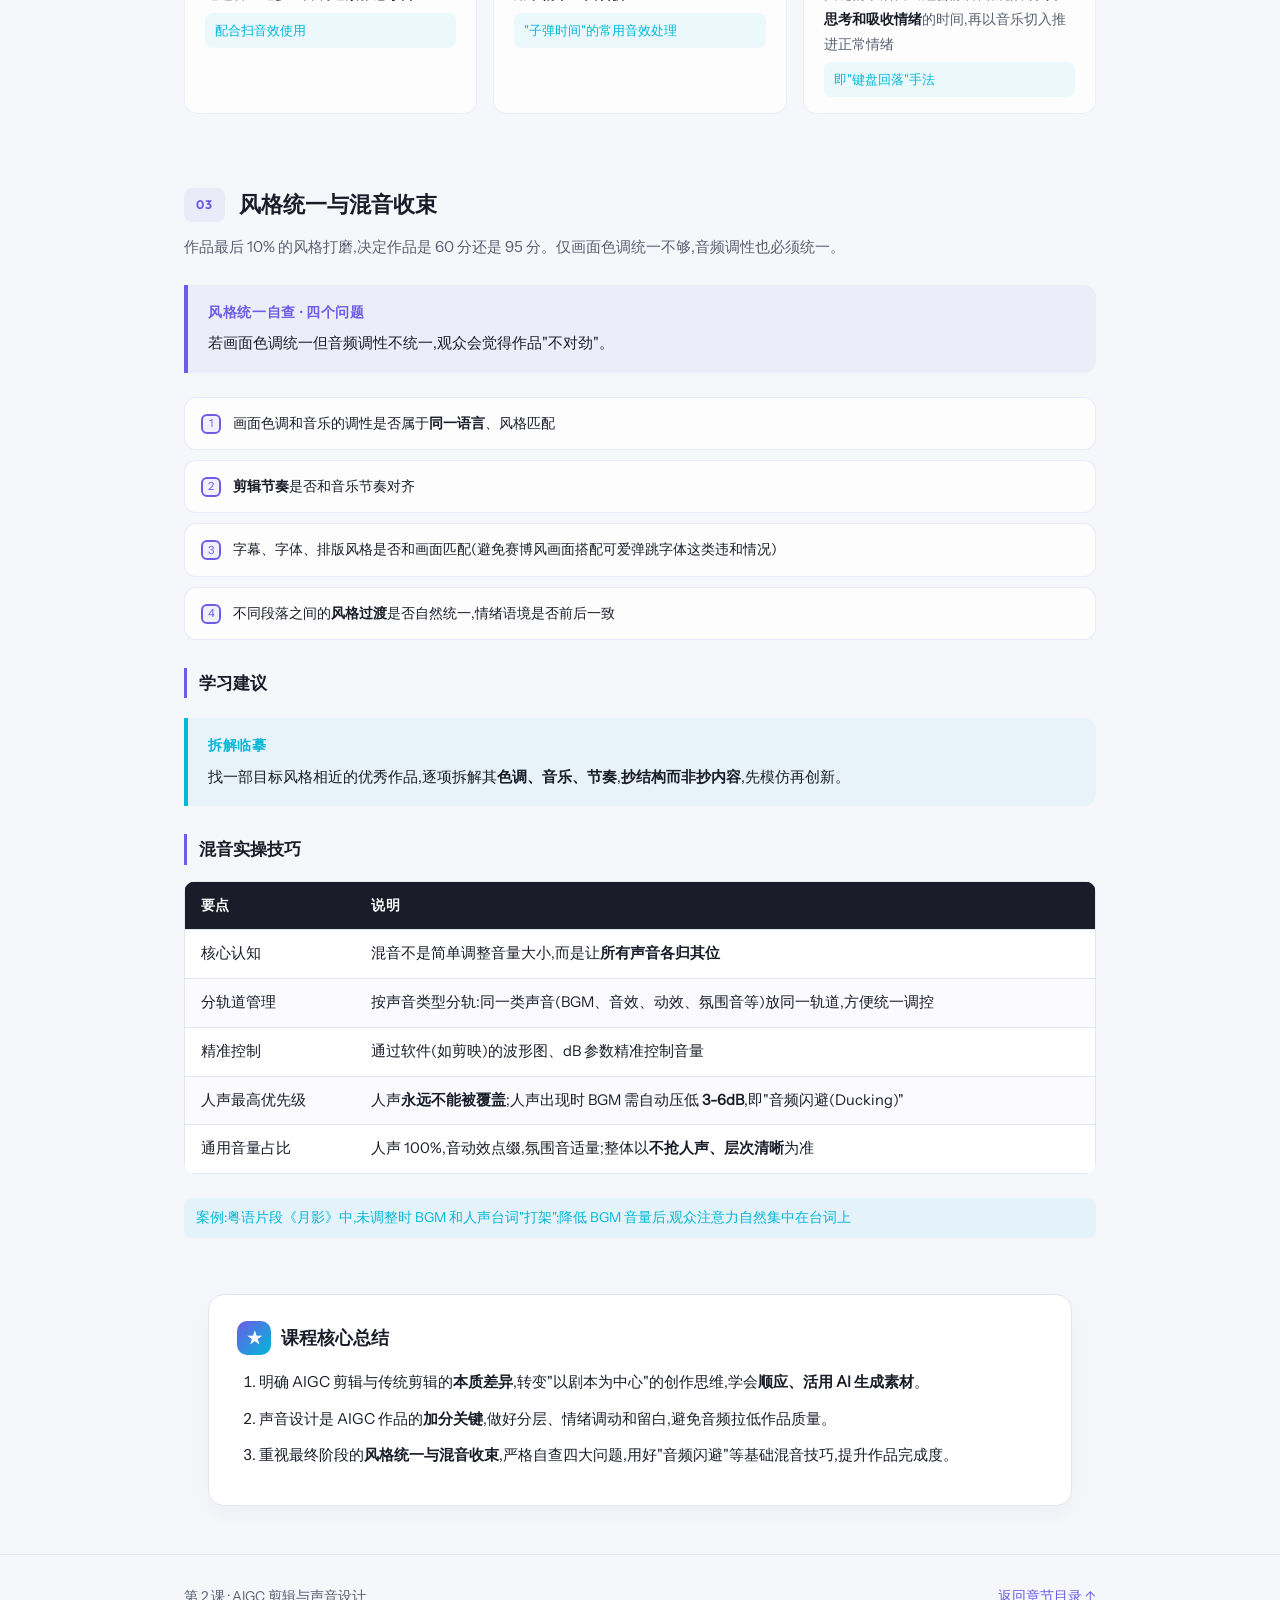
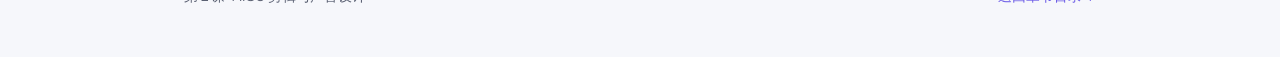
<file: AI-GC-Learning/chapter-02.html>
<!-- Generated by Trae Work -->
<!DOCTYPE html>
<html lang="zh-CN">
<head>
<meta charset="UTF-8">
<meta name="viewport" content="width=device-width, initial-scale=1.0">
<title>第 2 课 · AIGC 剪辑与声音设计 | AIGC 课程总结</title>
<style>
  @font-face {
    font-family: 'Outfit';
    src: url('./_shared/fonts/Outfit-Regular.ttf') format('truetype');
    font-weight: 400;
  }
  @font-face {
    font-family: 'Outfit';
    src: url('./_shared/fonts/Outfit-Bold.ttf') format('truetype');
    font-weight: 700;
  }
  @font-face {
    font-family: 'Instrument Sans';
    src: url('./_shared/fonts/InstrumentSans-Regular.ttf') format('truetype');
    font-weight: 400;
  }
  @font-face {
    font-family: 'Geist Mono';
    src: url('./_shared/fonts/GeistMono-Regular.ttf') format('truetype');
    font-weight: 400;
  }

  :root {
    --bg: #f6f7fb;
    --bg2: #ffffff;
    --ink: #1a1d29;
    --muted: #5a6072;
    --rule: #e3e6f0;
    --accent: #6c5ce7;
    --accent2: #00b8d9;
    --shadow: rgba(108, 92, 231, 0.10);
    --font-head: 'Outfit', 'Microsoft YaHei', 'PingFang SC', sans-serif;
    --font-body: 'Instrument Sans', 'Microsoft YaHei', 'PingFang SC', sans-serif;
    --font-mono: 'Geist Mono', Consolas, monospace;
  }

  * { margin: 0; padding: 0; box-sizing: border-box; }

  html { scroll-behavior: smooth; }

  body {
    font-family: var(--font-body);
    background: var(--bg);
    color: var(--ink);
    line-height: 1.75;
    font-size: 16px;
  }

  body::before {
    content: '';
    position: fixed;
    inset: 0;
    z-index: -1;
    background:
      radial-gradient(900px 500px at 15% -5%, rgba(108, 92, 231, 0.10), transparent 60%),
      radial-gradient(800px 480px at 90% 5%, rgba(0, 184, 217, 0.08), transparent 60%),
      radial-gradient(700px 600px at 50% 110%, rgba(108, 92, 231, 0.06), transparent 60%);
  }

  .container { max-width: 960px; margin: 0 auto; padding: 0 24px; }

  /* ---------- Header ---------- */
  header { padding: 32px 0 0; }
  .nav {
    display: flex; align-items: center; justify-content: space-between;
    padding-bottom: 18px; border-bottom: 1px solid var(--rule);
  }
  .brand {
    font-family: var(--font-head); font-weight: 700; font-size: 1rem;
    display: flex; align-items: center; gap: 10px; text-decoration: none; color: var(--ink);
  }
  .brand .dot {
    width: 10px; height: 10px; border-radius: 50%;
    background: linear-gradient(135deg, var(--accent), var(--accent2));
  }
  .nav a.back {
    color: var(--muted); text-decoration: none; font-size: 0.9rem; transition: color 0.2s;
  }
  .nav a.back:hover { color: var(--accent); }

  /* ---------- Hero ---------- */
  .hero { padding: 48px 0 40px; }
  .hero .tags { display: flex; gap: 8px; flex-wrap: wrap; margin-bottom: 18px; }
  .hero .tag {
    font-family: var(--font-mono); font-size: 0.75rem; color: var(--accent);
    background: rgba(108, 92, 231, 0.08); border: 1px solid rgba(108, 92, 231, 0.18);
    padding: 3px 12px; border-radius: 999px; letter-spacing: 0.05em;
  }
  .hero h1 {
    font-family: var(--font-head); font-weight: 700;
    font-size: clamp(1.7rem, 4vw, 2.4rem); line-height: 1.25;
    letter-spacing: -0.01em; margin-bottom: 14px;
  }
  .hero h1 .grad {
    background: linear-gradient(135deg, var(--accent), var(--accent2));
    -webkit-background-clip: text; background-clip: text; color: transparent;
  }
  .hero p.sub { color: var(--muted); font-size: 1rem; max-width: 640px; }

  /* ---------- Section ---------- */
  section.chapter { padding: 40px 0 8px; }
  .sec-head { display: flex; align-items: center; gap: 14px; margin-bottom: 10px; }
  .sec-head .idx {
    font-family: var(--font-head); font-weight: 700; font-size: 0.78rem; color: var(--accent);
    background: rgba(108, 92, 231, 0.08); border-radius: 8px; padding: 6px 12px; letter-spacing: 0.06em;
    white-space: nowrap;
  }
  .sec-head h2 { font-family: var(--font-head); font-weight: 700; font-size: 1.35rem; }
  .sec-lead { color: var(--muted); font-size: 0.95rem; margin: 0 0 24px 0; }

  h3.sub {
    font-family: var(--font-head); font-weight: 700; font-size: 1.08rem;
    margin: 28px 0 12px; padding-left: 12px; border-left: 3px solid var(--accent);
  }

  p { margin-bottom: 12px; }
  strong { font-weight: 700; color: var(--ink); }

  .table-wrap {
    overflow-x: auto; overflow-y: auto; max-height: 620px;
    border-radius: 12px; margin: 16px 0 24px;
  }
  table {
    width: 100%; border-collapse: collapse; font-size: 0.92rem; min-width: 560px;
    background: var(--bg2); border: 1px solid var(--rule); border-radius: 12px;
  }
  th {
    background: var(--ink); color: #fff; font-weight: 600; text-align: left;
    padding: 12px 16px; font-size: 0.85rem; letter-spacing: 0.03em; position: sticky; top: 0;
  }
  td { padding: 11px 16px; border-top: 1px solid var(--rule); vertical-align: top; }
  tr:nth-child(even) td { background: rgba(108, 92, 231, 0.03); }
  td .k { font-weight: 700; color: var(--accent); }

  /* ---------- VS compare ---------- */
  .vs {
    display: grid; grid-template-columns: 1fr auto 1fr; gap: 12px;
    margin: 16px 0 24px; align-items: stretch;
  }
  .vs-side {
    background: rgba(255, 255, 255, 0.72); backdrop-filter: blur(10px);
    border: 1px solid rgba(108, 92, 231, 0.10); border-radius: 14px; padding: 18px 20px;
  }
  .vs-side .t {
    font-family: var(--font-head); font-weight: 700; font-size: 0.9rem;
    letter-spacing: 0.04em; margin-bottom: 8px;
  }
  .vs-side.trad .t { color: var(--muted); }
  .vs-side.aigc .t { color: var(--accent); }
  .vs-side p { font-size: 0.88rem; color: var(--ink); margin-bottom: 6px; line-height: 1.6; }
  .vs-side p b { color: var(--accent); }
  .vs-mid {
    display: flex; align-items: center; justify-content: center;
    font-family: var(--font-head); font-weight: 700; font-size: 0.95rem;
    color: #fff; background: linear-gradient(135deg, var(--accent), var(--accent2));
    border-radius: 999px; padding: 6px 16px; align-self: center; white-space: nowrap;
  }

  /* ---------- Cards ---------- */
  .grid {
    display: grid; grid-template-columns: repeat(auto-fill, minmax(270px, 1fr));
    gap: 16px; margin: 16px 0 24px;
  }
  .grid.cols2 { grid-template-columns: repeat(auto-fill, minmax(400px, 1fr)); }
  .card {
    background: rgba(255, 255, 255, 0.72); backdrop-filter: blur(10px);
    border: 1px solid rgba(108, 92, 231, 0.10); border-radius: 14px; padding: 20px 20px 16px;
    transition: transform 0.2s, box-shadow 0.2s;
  }
  .card:hover { transform: translateY(-3px); box-shadow: 0 10px 24px var(--shadow); }
  .card .card-tag {
    display: inline-block; font-family: var(--font-mono); font-size: 0.72rem;
    color: var(--accent); letter-spacing: 0.08em; margin-bottom: 8px;
  }
  .card h4 { font-family: var(--font-head); font-weight: 700; font-size: 1.02rem; margin-bottom: 8px; }
  .card p { font-size: 0.88rem; color: var(--muted); margin-bottom: 6px; }
  .card p b { color: var(--ink); font-weight: 600; }
  .card .case {
    font-size: 0.82rem; color: var(--accent2);
    background: rgba(0, 184, 217, 0.07); border-radius: 8px; padding: 6px 10px; margin-top: 6px;
  }
  .card ul { padding-left: 18px; font-size: 0.88rem; color: var(--muted); }
  .card ul li { margin-bottom: 4px; }

  /* ---------- Callout ---------- */
  .callout {
    background: rgba(108, 92, 231, 0.06); border-left: 4px solid var(--accent);
    border-radius: 0 12px 12px 0; padding: 16px 20px; margin: 20px 0 24px; font-size: 0.95rem;
  }
  .callout .t {
    font-family: var(--font-head); font-weight: 700; font-size: 0.85rem;
    color: var(--accent); letter-spacing: 0.05em; margin-bottom: 6px;
  }
  .callout.pink { background: rgba(0, 184, 217, 0.06); border-left-color: var(--accent2); }
  .callout.pink .t { color: var(--accent2); }

  /* ---------- Mermaid ---------- */
  figure.diagram { margin: 18px 0 26px; text-align: center; }
  figure.diagram .dbox {
    background: var(--bg2); border: 1px solid var(--rule); border-radius: 14px; padding: 18px;
  }
  figure.diagram figcaption { font-size: 0.8rem; color: var(--muted); margin-top: 10px; }

  /* ---------- Sound layers ---------- */
  .layers { margin: 16px 0 24px; }
  .layer {
    display: flex; align-items: center; gap: 16px; padding: 12px 0;
    border-bottom: 1px solid var(--rule);
  }
  .layer:last-child { border-bottom: none; }
  .layer-bar {
    flex: 0 0 190px; height: 54px; border-radius: 10px; position: relative; overflow: hidden;
    background: var(--bg2); border: 1px solid var(--rule);
  }
  .layer-bar .fill {
    position: absolute; top: 0; bottom: 0; left: 0;
    background: linear-gradient(135deg, rgba(108, 92, 231, 0.85), rgba(0, 184, 217, 0.75));
    border-radius: 10px 0 0 10px;
  }
  .layer-bar .lbl {
    position: absolute; bottom: 6px; left: 50%; transform: translateX(-50%);
    font-family: var(--font-head); font-weight: 700; font-size: 0.78rem; color: #fff;
    background: rgba(26, 29, 41, 0.55); border-radius: 6px; padding: 1px 8px; white-space: nowrap;
  }
  .layer-info h4 { font-family: var(--font-head); font-weight: 700; font-size: 1rem; margin-bottom: 2px; }
  .layer-info .m { font-size: 0.78rem; color: var(--accent); font-weight: 600; letter-spacing: 0.04em; }
  .layer-info p { font-size: 0.85rem; color: var(--muted); margin: 4px 0 0; }

  /* ---------- Checklist ---------- */
  .checklist { margin: 12px 0 22px; }
  .check {
    display: flex; align-items: flex-start; gap: 12px;
    background: rgba(255, 255, 255, 0.72); border: 1px solid rgba(108, 92, 231, 0.12);
    border-radius: 12px; padding: 13px 16px; margin-bottom: 10px;
  }
  .check .box {
    flex: 0 0 auto; width: 20px; height: 20px; border-radius: 6px; margin-top: 3px;
    border: 2px solid var(--accent); background: rgba(108, 92, 231, 0.08);
    display: flex; align-items: center; justify-content: center;
    font-size: 0.7rem; color: var(--accent);
  }
  .check p { font-size: 0.9rem; margin: 0; }
  .check p b { color: var(--accent); }

  /* ---------- Homework ---------- */
  .homework {
    background: var(--bg2); border: 1px solid var(--rule); border-radius: 16px;
    padding: 26px 28px; margin: 28px 0;
    box-shadow: 0 8px 24px rgba(26, 29, 41, 0.04);
  }
  .homework h3 {
    font-family: var(--font-head); font-weight: 700; font-size: 1.1rem; margin-bottom: 14px;
    display: flex; align-items: center; gap: 10px;
  }
  .homework h3 .icon {
    width: 34px; height: 34px; border-radius: 10px; flex: 0 0 auto;
    background: linear-gradient(135deg, var(--accent), var(--accent2));
    color: #fff; display: flex; align-items: center; justify-content: center;
    font-size: 0.95rem;
  }
  .homework ol { padding-left: 22px; }
  .homework li { margin-bottom: 10px; font-size: 0.95rem; }
  .homework li b { color: var(--accent); }

  /* ---------- Footer ---------- */
  footer {
    margin-top: 48px; padding: 30px 0 48px; border-top: 1px solid var(--rule);
    font-size: 0.85rem; color: var(--muted);
  }
  footer .container { display: flex; justify-content: space-between; gap: 16px; flex-wrap: wrap; }
  footer a { color: var(--accent); text-decoration: none; }
  footer a:hover { text-decoration: underline; }

  @media (max-width: 600px) {
    .container { padding: 0 18px; }
    .hero { padding: 32px 0 28px; }
    .vs { grid-template-columns: 1fr; }
    .vs-mid { justify-self: start; }
    .grid.cols2 { grid-template-columns: 1fr; }
    .layer { flex-direction: column; align-items: flex-start; gap: 8px; }
    .layer-bar { flex-basis: auto; width: 100%; height: 44px; }
  }
</style>
<link rel="stylesheet" href="./assets/enhance.css">
</head>
<body>

<header>
  <div class="container">
    <div class="nav">
      <a class="brand" href="./index.html"><span class="dot"></span>AIGC 课程总结</a>
      <a class="back" href="./index.html">← 返回目录</a>
    </div>
  </div>
</header>

<section class="hero">
  <div class="container">
    <div class="tags">
      <span class="tag">LESSON 02</span>
      <span class="tag">AIGC 剪辑</span>
      <span class="tag">声音设计</span>
    </div>
    <h1>AIGC 剪辑与<br><span class="grad">声音设计</span></h1>
    <p class="sub">从"剧本决定画面"转向"顺应素材、活用随机",掌握声音分层、情绪调动与混音收束,让作品从 60 分走向 95 分。</p>
  </div>
</section>

<main>
  <div class="container">

    <!-- ============ 一、核心区别 ============ -->
    <section class="chapter" id="differences">
      <div class="sec-head"><span class="idx">01</span><h2>AIGC 剪辑与传统剪辑的核心区别</h2></div>
      <p class="sec-lead">AIGC 创作的最大变量是"素材不确定性",剪辑思维必须随之转变:从以素材为中心的标准控制,转向以顺应素材为核心的转化随机。</p>

      <div class="vs">
        <div class="vs-side trad">
          <div class="t">传统剪辑</div>
          <p><b>素材生成：</b>按剧本拍摄,可控性强</p>
          <p><b>废片率：</b>极低</p>
          <p><b>剧情与画面：</b>剧本决定画面</p>
          <p><b>核心能力：</b>标准控制,以素材为中心</p>
        </div>
        <div class="vs-mid">VS</div>
        <div class="vs-side aigc">
          <div class="t">AIGC 剪辑</div>
          <p><b>素材生成：</b>"抽卡"生成,存在天然不确定性,部分预期画面可能无法生成</p>
          <p><b>废片率：</b>极高</p>
          <p><b>剧情与画面：</b>画面可以反过来调整、修改剧情(重要取舍点)</p>
          <p><b>核心能力：</b>转化随机,以顺应素材为核心思路</p>
        </div>
      </div>

      <h3 class="sub">两大实用方法</h3>
      <div class="grid cols2">
        <div class="card">
          <span class="card-tag">METHOD 01</span>
          <h4>碎片二次利用法</h4>
          <ul>
            <li>拿到抽卡素材后,先判断局部是否有<strong>可用情绪、可用片段</strong>,哪怕只有 1-3 秒也可保留</li>
            <li>通过<strong>慢放、倒放、空镜化处理、声音重构</strong>等二创手段,赋予废片新生命</li>
          </ul>
          <div class="case">案例:《绝尘》整部片子 50%-60% 都由"废片"二次加工组成</div>
        </div>
        <div class="card">
          <span class="card-tag">METHOD 02</span>
          <h4>神片驱动法</h4>
          <ul>
            <li>当 AI 生成意外的强画面、惊喜画面时,即使与原有剧本有出入,<strong>也不要轻易删除</strong></li>
            <li>可调整剧情为画面让路:先确定画面放在<strong>开头、中高潮还是结尾</strong>,再反推前后故事结构</li>
            <li>对导演的把控能力要求极高,是 AIGC 创作的独特魅力</li>
          </ul>
          <div class="case">案例:AI 生成角色"剁案台"俏皮动作,虽未在提示词中要求,但因画面出色被保留,并定制"闭嘴"台词适配,强化角色性格</div>
        </div>
      </div>
    </section>

    <!-- ============ 二、声音设计 ============ -->
    <section class="chapter" id="sound-design">
      <div class="sec-head"><span class="idx">02</span><h2>AIGC 作品声音设计要点</h2></div>
      <p class="sec-lead">声音是 AIGC 作品的加分关键,做满分层、学会用音量调动情绪、善用留白。</p>

      <h3 class="sub">声音分层逻辑</h3>
      <div class="layers">
        <div class="layer">
          <div class="layer-bar"><div class="fill" style="width:100%"></div><span class="lbl">氛围音效 · 底层</span></div>
          <div class="layer-info">
            <h4>氛围音效 <span class="m">基础托底层 · 类似乐队贝斯手</span></h4>
            <p>不抢戏但不可或缺;不需要堆砌,铺 1-3 层即可,过多会让观众听觉疲劳</p>
          </div>
        </div>
      </div>

      <h3 class="sub">情绪调动的音频技巧</h3>
      <div class="grid">
        <div class="card">
          <span class="card-tag">AUDIO 01</span>
          <h4>音量渐强</h4>
          <p>通过音量逐步上升制造<strong>紧张感攀升</strong></p>
          <div class="case">配合扫音效使用</div>
        </div>
        <div class="card">
          <span class="card-tag">AUDIO 02</span>
          <h4>音量骤降 / 渐弱</h4>
          <p>用于<strong>情节全面转折</strong></p>
          <div class="case">"子弹时间"的常用音效处理</div>
        </div>
        <div class="card">
          <span class="card-tag">AUDIO 03</span>
          <h4>留白(完全静音)</h4>
          <p>关键情节后留出短暂静音,给观众<strong>缓冲、思考和吸收情绪</strong>的时间,再以音乐切入推进正常情绪</p>
          <div class="case">即"键盘回落"手法</div>
        </div>
      </div>
    </section>

    <!-- ============ 三、风格统一与混音 ============ -->
    <section class="chapter" id="style-mixing">
      <div class="sec-head"><span class="idx">03</span><h2>风格统一与混音收束</h2></div>
      <p class="sec-lead">作品最后 10% 的风格打磨,决定作品是 60 分还是 95 分。仅画面色调统一不够,音频调性也必须统一。</p>

      <div class="callout">
        <div class="t">风格统一自查 · 四个问题</div>
        <p style="margin:0">若画面色调统一但音频调性不统一,观众会觉得作品"不对劲"。</p>
      </div>
      <div class="checklist">
        <div class="check">
          <div class="box">1</div>
          <p>画面色调和音乐的调性是否属于<strong>同一语言</strong>、风格匹配</p>
        </div>
        <div class="check">
          <div class="box">2</div>
          <p><strong>剪辑节奏</strong>是否和音乐节奏对齐</p>
        </div>
        <div class="check">
          <div class="box">3</div>
          <p>字幕、字体、排版风格是否和画面匹配(避免赛博风画面搭配可爱弹跳字体这类违和情况)</p>
        </div>
        <div class="check">
          <div class="box">4</div>
          <p>不同段落之间的<strong>风格过渡</strong>是否自然统一,情绪语境是否前后一致</p>
        </div>
      </div>

      <h3 class="sub">学习建议</h3>
      <div class="callout pink">
        <div class="t">拆解临摹</div>
        <p style="margin:0">找一部目标风格相近的优秀作品,逐项拆解其<strong>色调、音乐、节奏</strong>,<strong>抄结构而非抄内容</strong>,先模仿再创新。</p>
      </div>

      <h3 class="sub">混音实操技巧</h3>
      <div class="table-wrap">
        <table>
          <thead>
            <tr><th>要点</th><th>说明</th></tr>
          </thead>
          <tbody>
            <tr>
              <td class="k">核心认知</td>
              <td>混音不是简单调整音量大小,而是让<strong>所有声音各归其位</strong></td>
            </tr>
            <tr>
              <td class="k">分轨道管理</td>
              <td>按声音类型分轨:同一类声音(BGM、音效、动效、氛围音等)放同一轨道,方便统一调控</td>
            </tr>
            <tr>
              <td class="k">精准控制</td>
              <td>通过软件(如剪映)的波形图、dB 参数精准控制音量</td>
            </tr>
            <tr>
              <td class="k">人声最高优先级</td>
              <td>人声<strong>永远不能被覆盖</strong>;人声出现时 BGM 需自动压低 <strong>3-6dB</strong>,即"音频闪避(Ducking)"</td>
            </tr>
            <tr>
              <td class="k">通用音量占比</td>
              <td>人声 100%,音动效点缀,氛围音适量;整体以<strong>不抢人声、层次清晰</strong>为准</td>
            </tr>
          </tbody>
        </table>
      </div>
      <div class="case" style="font-size:0.85rem;color:var(--accent2);background:rgba(0,184,217,0.07);border-radius:8px;padding:8px 12px;margin-bottom:20px">案例:粤语片段《月影》中,未调整时 BGM 和人声台词"打架";降低 BGM 音量后,观众注意力自然集中在台词上</div>
    </section>

    <!-- ============ 四、核心总结 ============ -->
    <div class="container">
      <div class="homework">
        <h3><span class="icon">★</span>课程核心总结</h3>
        <ol>
          <li>明确 AIGC 剪辑与传统剪辑的<strong>本质差异</strong>,转变"以剧本为中心"的创作思维,学会<strong>顺应、活用 AI 生成素材</strong>。</li>
          <li>声音设计是 AIGC 作品的<strong>加分关键</strong>,做好分层、情绪调动和留白,避免音频拉低作品质量。</li>
          <li>重视最终阶段的<strong>风格统一与混音收束</strong>,严格自查四大问题,用好"音频闪避"等基础混音技巧,提升作品完成度。</li>
        </ol>
      </div>
    </div>

  </div>
</main>

<footer>
  <div class="container">
    <span>第 2 课 · AIGC 剪辑与声音设计</span>
    <span><a href="./index.html">返回章节目录 ↑</a></span>
  </div>
</footer>

<script src="./assets/enhance.js"></script>
</body>
</html>
</file>
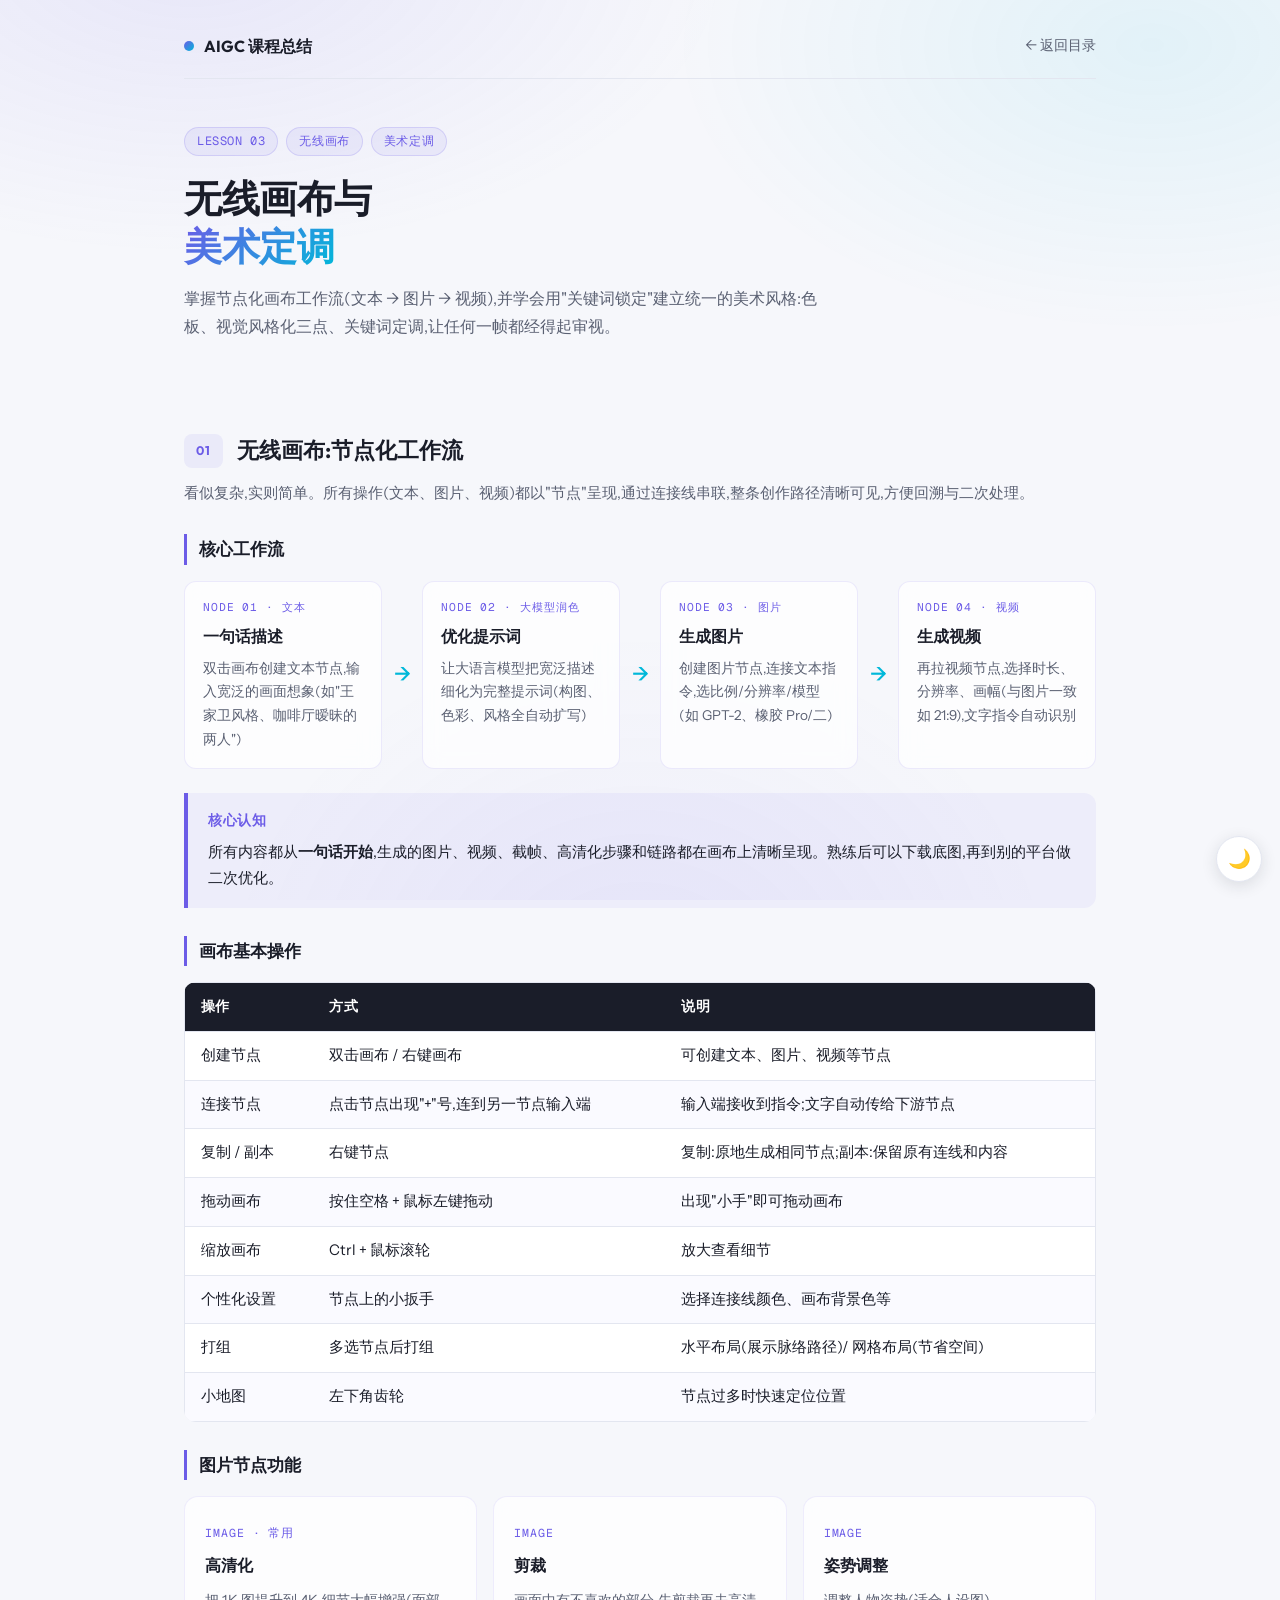
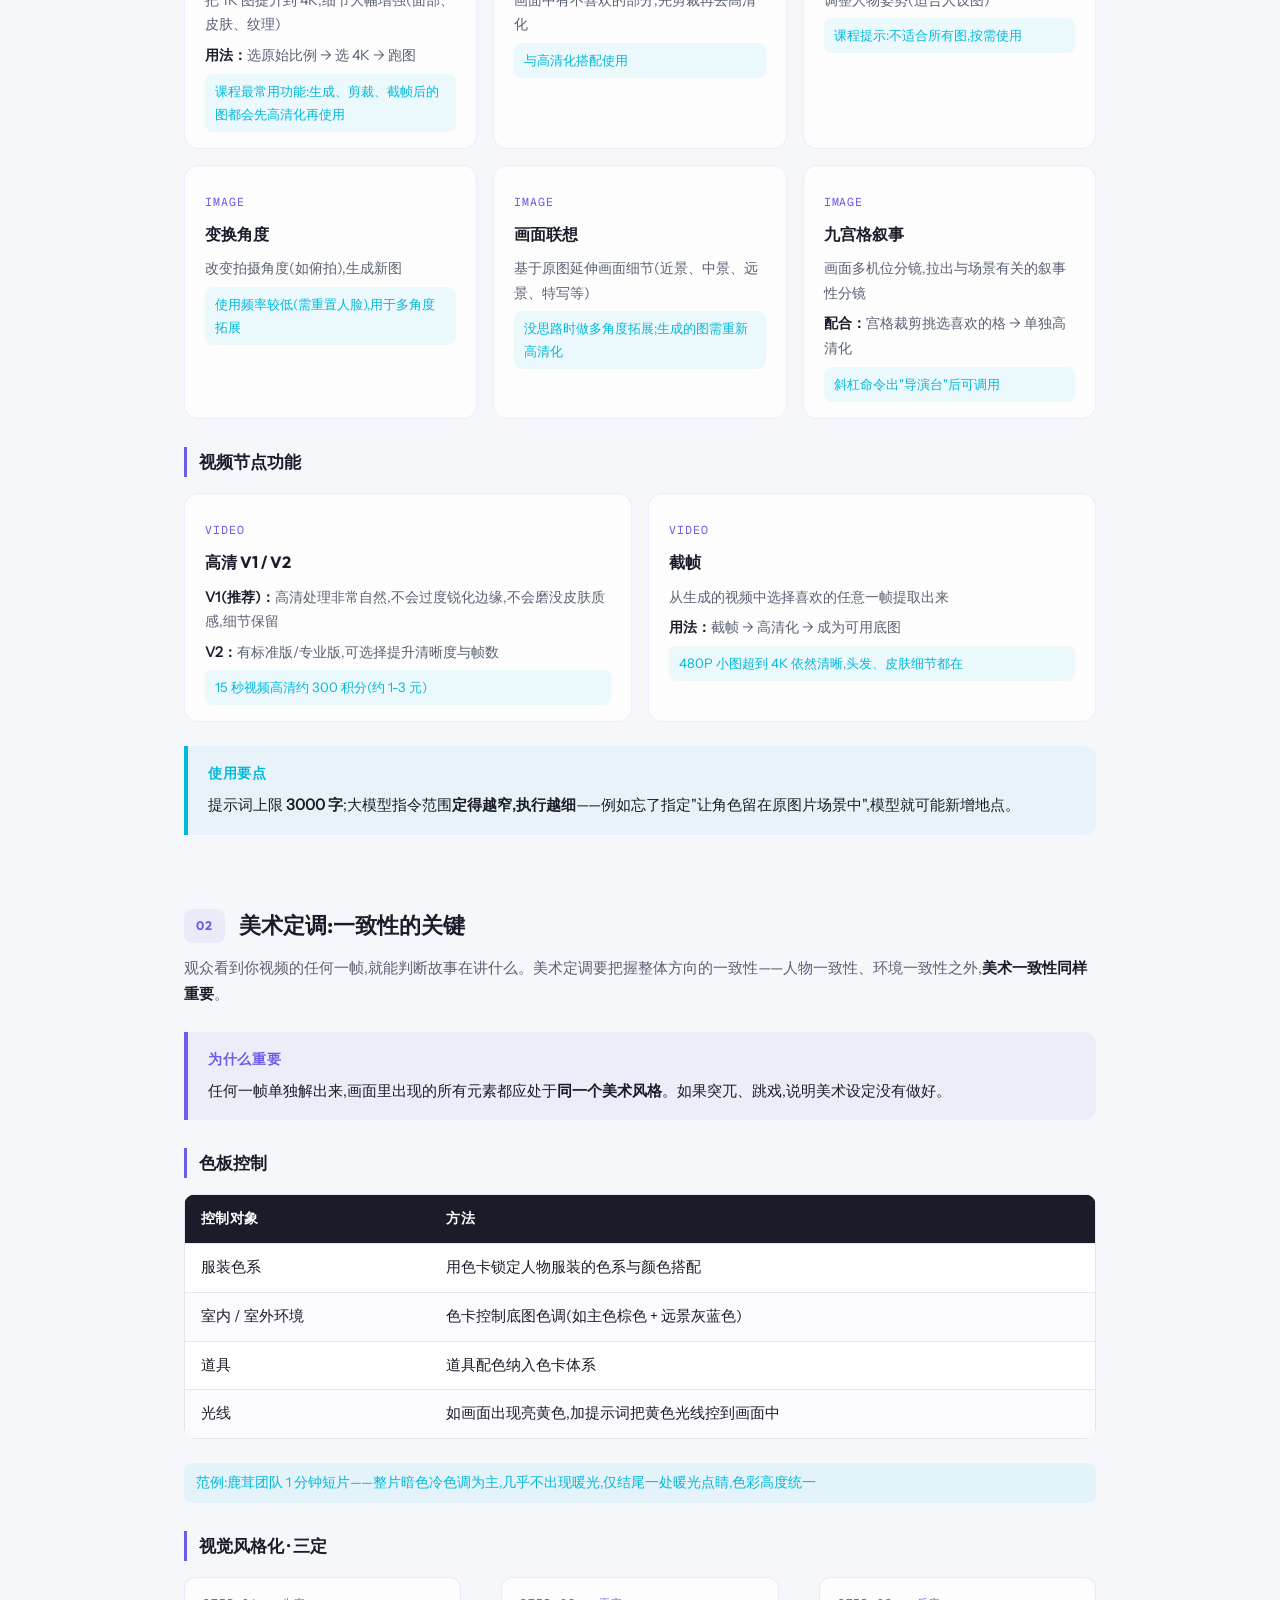
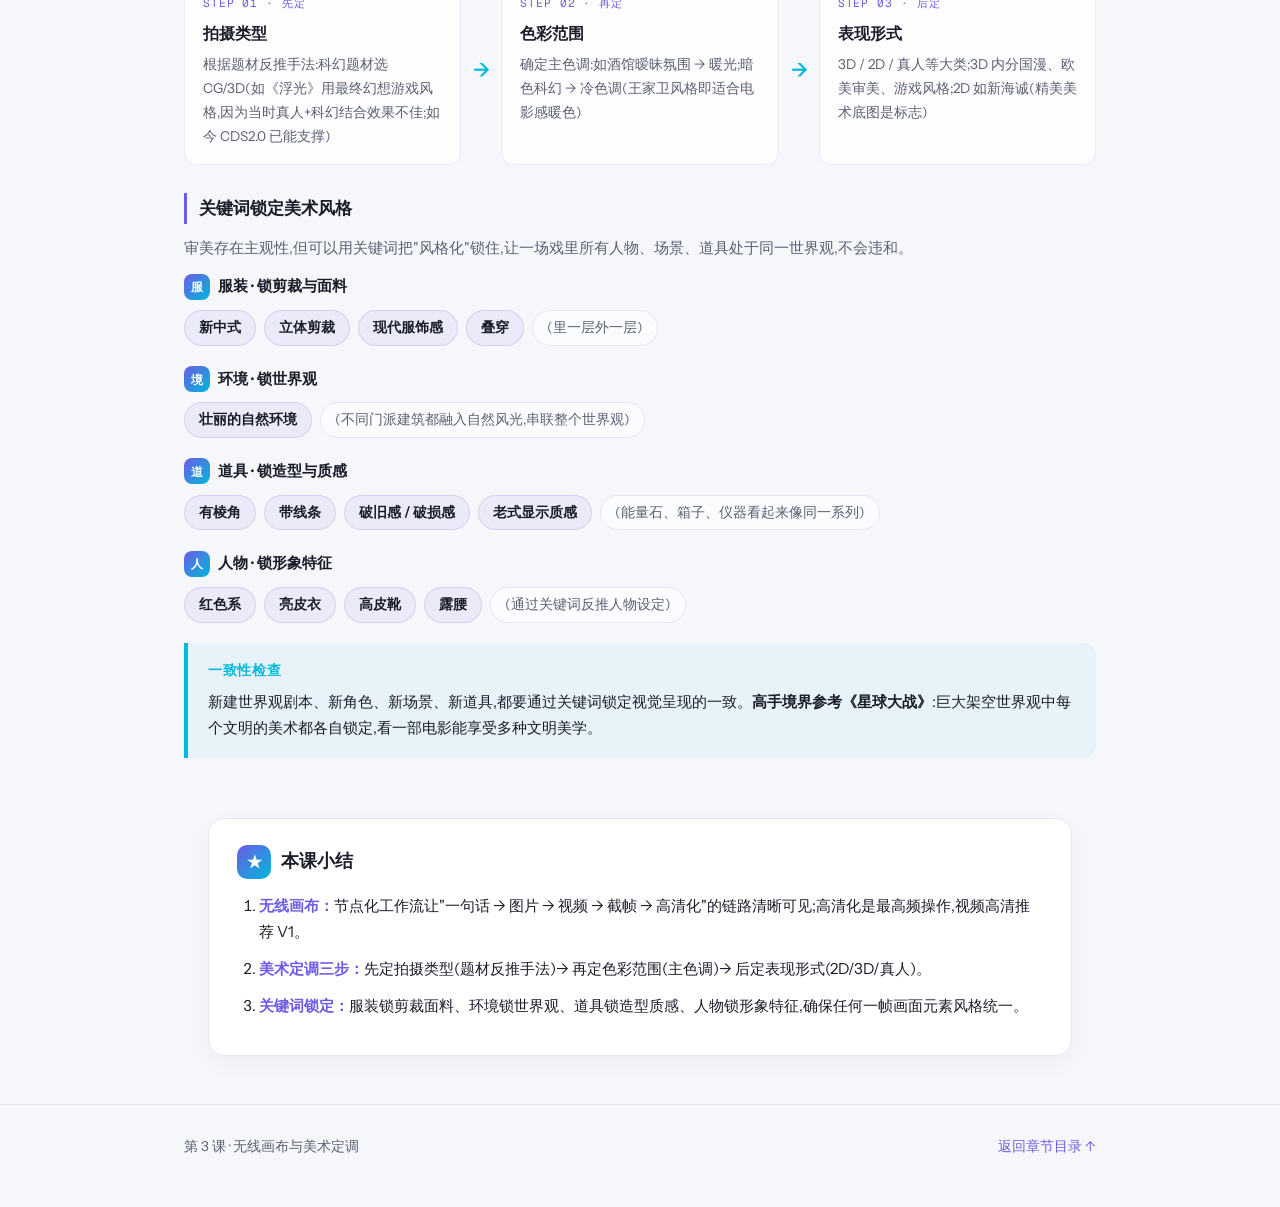
<file: AI-GC-Learning/chapter-03.html>
<!-- Generated by Trae Work -->
<!DOCTYPE html>
<html lang="zh-CN">
<head>
<meta charset="UTF-8">
<meta name="viewport" content="width=device-width, initial-scale=1.0">
<title>第 3 课 · 无线画布与美术定调 | AIGC 课程总结</title>
<style>
  @font-face {
    font-family: 'Outfit';
    src: url('./_shared/fonts/Outfit-Regular.ttf') format('truetype');
    font-weight: 400;
  }
  @font-face {
    font-family: 'Outfit';
    src: url('./_shared/fonts/Outfit-Bold.ttf') format('truetype');
    font-weight: 700;
  }
  @font-face {
    font-family: 'Instrument Sans';
    src: url('./_shared/fonts/InstrumentSans-Regular.ttf') format('truetype');
    font-weight: 400;
  }
  @font-face {
    font-family: 'Geist Mono';
    src: url('./_shared/fonts/GeistMono-Regular.ttf') format('truetype');
    font-weight: 400;
  }

  :root {
    --bg: #f6f7fb;
    --bg2: #ffffff;
    --ink: #1a1d29;
    --muted: #5a6072;
    --rule: #e3e6f0;
    --accent: #6c5ce7;
    --accent2: #00b8d9;
    --shadow: rgba(108, 92, 231, 0.10);
    --font-head: 'Outfit', 'Microsoft YaHei', 'PingFang SC', sans-serif;
    --font-body: 'Instrument Sans', 'Microsoft YaHei', 'PingFang SC', sans-serif;
    --font-mono: 'Geist Mono', Consolas, monospace;
  }

  * { margin: 0; padding: 0; box-sizing: border-box; }

  html { scroll-behavior: smooth; }

  body {
    font-family: var(--font-body);
    background: var(--bg);
    color: var(--ink);
    line-height: 1.75;
    font-size: 16px;
  }

  body::before {
    content: '';
    position: fixed;
    inset: 0;
    z-index: -1;
    background:
      radial-gradient(900px 500px at 15% -5%, rgba(108, 92, 231, 0.10), transparent 60%),
      radial-gradient(800px 480px at 90% 5%, rgba(0, 184, 217, 0.08), transparent 60%),
      radial-gradient(700px 600px at 50% 110%, rgba(108, 92, 231, 0.06), transparent 60%);
  }

  .container { max-width: 960px; margin: 0 auto; padding: 0 24px; }

  /* ---------- Header ---------- */
  header { padding: 32px 0 0; }
  .nav {
    display: flex; align-items: center; justify-content: space-between;
    padding-bottom: 18px; border-bottom: 1px solid var(--rule);
  }
  .brand {
    font-family: var(--font-head); font-weight: 700; font-size: 1rem;
    display: flex; align-items: center; gap: 10px; text-decoration: none; color: var(--ink);
  }
  .brand .dot {
    width: 10px; height: 10px; border-radius: 50%;
    background: linear-gradient(135deg, var(--accent), var(--accent2));
  }
  .nav a.back {
    color: var(--muted); text-decoration: none; font-size: 0.9rem; transition: color 0.2s;
  }
  .nav a.back:hover { color: var(--accent); }

  /* ---------- Hero ---------- */
  .hero { padding: 48px 0 40px; }
  .hero .tags { display: flex; gap: 8px; flex-wrap: wrap; margin-bottom: 18px; }
  .hero .tag {
    font-family: var(--font-mono); font-size: 0.75rem; color: var(--accent);
    background: rgba(108, 92, 231, 0.08); border: 1px solid rgba(108, 92, 231, 0.18);
    padding: 3px 12px; border-radius: 999px; letter-spacing: 0.05em;
  }
  .hero h1 {
    font-family: var(--font-head); font-weight: 700;
    font-size: clamp(1.7rem, 4vw, 2.4rem); line-height: 1.25;
    letter-spacing: -0.01em; margin-bottom: 14px;
  }
  .hero h1 .grad {
    background: linear-gradient(135deg, var(--accent), var(--accent2));
    -webkit-background-clip: text; background-clip: text; color: transparent;
  }
  .hero p.sub { color: var(--muted); font-size: 1rem; max-width: 640px; }

  /* ---------- Section ---------- */
  section.chapter { padding: 40px 0 8px; }
  .sec-head { display: flex; align-items: center; gap: 14px; margin-bottom: 10px; }
  .sec-head .idx {
    font-family: var(--font-head); font-weight: 700; font-size: 0.78rem; color: var(--accent);
    background: rgba(108, 92, 231, 0.08); border-radius: 8px; padding: 6px 12px; letter-spacing: 0.06em;
    white-space: nowrap;
  }
  .sec-head h2 { font-family: var(--font-head); font-weight: 700; font-size: 1.35rem; }
  .sec-lead { color: var(--muted); font-size: 0.95rem; margin: 0 0 24px 0; }

  h3.sub {
    font-family: var(--font-head); font-weight: 700; font-size: 1.08rem;
    margin: 28px 0 12px; padding-left: 12px; border-left: 3px solid var(--accent);
  }

  p { margin-bottom: 12px; }
  strong { font-weight: 700; color: var(--ink); }

  .table-wrap {
    overflow-x: auto; overflow-y: auto; max-height: 620px;
    border-radius: 12px; margin: 16px 0 24px;
  }
  table {
    width: 100%; border-collapse: collapse; font-size: 0.92rem; min-width: 560px;
    background: var(--bg2); border: 1px solid var(--rule); border-radius: 12px;
  }
  th {
    background: var(--ink); color: #fff; font-weight: 600; text-align: left;
    padding: 12px 16px; font-size: 0.85rem; letter-spacing: 0.03em; position: sticky; top: 0;
  }
  td { padding: 11px 16px; border-top: 1px solid var(--rule); vertical-align: top; }
  tr:nth-child(even) td { background: rgba(108, 92, 231, 0.03); }
  td .k { font-weight: 700; color: var(--accent); }

  /* ---------- Cards ---------- */
  .grid {
    display: grid; grid-template-columns: repeat(auto-fill, minmax(270px, 1fr));
    gap: 16px; margin: 16px 0 24px;
  }
  .grid.cols2 { grid-template-columns: repeat(auto-fill, minmax(400px, 1fr)); }
  .card {
    background: rgba(255, 255, 255, 0.72); backdrop-filter: blur(10px);
    border: 1px solid rgba(108, 92, 231, 0.10); border-radius: 14px; padding: 20px 20px 16px;
    transition: transform 0.2s, box-shadow 0.2s;
  }
  .card:hover { transform: translateY(-3px); box-shadow: 0 10px 24px var(--shadow); }
  .card .card-tag {
    display: inline-block; font-family: var(--font-mono); font-size: 0.72rem;
    color: var(--accent); letter-spacing: 0.08em; margin-bottom: 8px;
  }
  .card h4 { font-family: var(--font-head); font-weight: 700; font-size: 1.02rem; margin-bottom: 8px; }
  .card p { font-size: 0.88rem; color: var(--muted); margin-bottom: 6px; }
  .card p b { color: var(--ink); font-weight: 600; }
  .card .case {
    font-size: 0.82rem; color: var(--accent2);
    background: rgba(0, 184, 217, 0.07); border-radius: 8px; padding: 6px 10px; margin-top: 6px;
  }
  .card ul { padding-left: 18px; font-size: 0.88rem; color: var(--muted); }
  .card ul li { margin-bottom: 4px; }

  /* ---------- Callout ---------- */
  .callout {
    background: rgba(108, 92, 231, 0.06); border-left: 4px solid var(--accent);
    border-radius: 0 12px 12px 0; padding: 16px 20px; margin: 20px 0 24px; font-size: 0.95rem;
  }
  .callout .t {
    font-family: var(--font-head); font-weight: 700; font-size: 0.85rem;
    color: var(--accent); letter-spacing: 0.05em; margin-bottom: 6px;
  }
  .callout.pink { background: rgba(0, 184, 217, 0.06); border-left-color: var(--accent2); }
  .callout.pink .t { color: var(--accent2); }

  /* ---------- Mermaid ---------- */
  figure.diagram { margin: 18px 0 26px; text-align: center; }
  figure.diagram .dbox {
    background: var(--bg2); border: 1px solid var(--rule); border-radius: 14px; padding: 18px;
  }
  figure.diagram figcaption { font-size: 0.8rem; color: var(--muted); margin-top: 10px; }

  /* ---------- Steps (workflow) ---------- */
  .steps { display: flex; flex-direction: column; gap: 0; margin: 16px 0 24px; }
  .step-flow {
    display: flex; align-items: stretch; gap: 0;
  }
  .step-flow .s-node {
    flex: 1; background: rgba(255, 255, 255, 0.72); backdrop-filter: blur(10px);
    border: 1px solid rgba(108, 92, 231, 0.12); border-radius: 12px; padding: 16px 18px;
    position: relative;
  }
  .step-flow .s-node .n-tag {
    font-family: var(--font-mono); font-size: 0.7rem; color: var(--accent);
    letter-spacing: 0.08em; margin-bottom: 6px; display: block;
  }
  .step-flow .s-node h4 { font-family: var(--font-head); font-weight: 700; font-size: 0.98rem; margin-bottom: 6px; }
  .step-flow .s-node p { font-size: 0.85rem; color: var(--muted); margin: 0; }
  .step-flow .s-link {
    display: flex; align-items: center; justify-content: center; width: 40px; flex: 0 0 auto;
    color: var(--accent2); font-size: 1.2rem; font-weight: 700;
  }

  /* ---------- Check style ---------- */
  .check {
    display: flex; align-items: flex-start; gap: 12px;
    background: rgba(255, 255, 255, 0.72); border: 1px solid rgba(108, 92, 231, 0.12);
    border-radius: 12px; padding: 13px 16px; margin-bottom: 10px;
  }
  .check .box {
    flex: 0 0 auto; width: 20px; height: 20px; border-radius: 6px; margin-top: 3px;
    border: 2px solid var(--accent); background: rgba(108, 92, 231, 0.08);
    display: flex; align-items: center; justify-content: center;
    font-size: 0.7rem; color: var(--accent);
  }
  .check p { font-size: 0.9rem; margin: 0; }
  .check p b { color: var(--accent); }

  /* ---------- Keyword chips ---------- */
  .kw-group { margin: 12px 0 20px; }
  .kw-group .kw-title {
    font-family: var(--font-head); font-weight: 700; font-size: 0.95rem;
    margin-bottom: 10px; display: flex; align-items: center; gap: 8px;
  }
  .kw-group .kw-title .ico {
    width: 26px; height: 26px; border-radius: 8px; flex: 0 0 auto;
    background: linear-gradient(135deg, var(--accent), var(--accent2));
    color: #fff; display: flex; align-items: center; justify-content: center; font-size: 0.75rem;
  }
  .kws { display: flex; flex-wrap: wrap; gap: 8px; }
  .kw {
    font-size: 0.85rem; color: var(--ink);
    background: rgba(108, 92, 231, 0.08); border: 1px solid rgba(108, 92, 231, 0.18);
    border-radius: 999px; padding: 5px 14px; font-weight: 600;
  }
  .kw.hint { color: var(--muted); border-color: var(--rule); background: rgba(255,255,255,0.6); font-weight: 400; }

  /* ---------- Homework ---------- */
  .homework {
    background: var(--bg2); border: 1px solid var(--rule); border-radius: 16px;
    padding: 26px 28px; margin: 28px 0;
    box-shadow: 0 8px 24px rgba(26, 29, 41, 0.04);
  }
  .homework h3 {
    font-family: var(--font-head); font-weight: 700; font-size: 1.1rem; margin-bottom: 14px;
    display: flex; align-items: center; gap: 10px;
  }
  .homework h3 .icon {
    width: 34px; height: 34px; border-radius: 10px; flex: 0 0 auto;
    background: linear-gradient(135deg, var(--accent), var(--accent2));
    color: #fff; display: flex; align-items: center; justify-content: center;
    font-size: 0.95rem;
  }
  .homework ol { padding-left: 22px; }
  .homework li { margin-bottom: 10px; font-size: 0.95rem; }
  .homework li b { color: var(--accent); }

  /* ---------- Footer ---------- */
  footer {
    margin-top: 48px; padding: 30px 0 48px; border-top: 1px solid var(--rule);
    font-size: 0.85rem; color: var(--muted);
  }
  footer .container { display: flex; justify-content: space-between; gap: 16px; flex-wrap: wrap; }
  footer a { color: var(--accent); text-decoration: none; }
  footer a:hover { text-decoration: underline; }

  @media (max-width: 600px) {
    .container { padding: 0 18px; }
    .hero { padding: 32px 0 28px; }
    .grid.cols2 { grid-template-columns: 1fr; }
    .step-flow { flex-direction: column; }
    .step-flow .s-link { transform: rotate(90deg); width: auto; height: 26px; }
  }
</style>
<link rel="stylesheet" href="./assets/enhance.css">
</head>
<body>

<header>
  <div class="container">
    <div class="nav">
      <a class="brand" href="./index.html"><span class="dot"></span>AIGC 课程总结</a>
      <a class="back" href="./index.html">← 返回目录</a>
    </div>
  </div>
</header>

<section class="hero">
  <div class="container">
    <div class="tags">
      <span class="tag">LESSON 03</span>
      <span class="tag">无线画布</span>
      <span class="tag">美术定调</span>
    </div>
    <h1>无线画布与<br><span class="grad">美术定调</span></h1>
    <p class="sub">掌握节点化画布工作流(文本 → 图片 → 视频),并学会用"关键词锁定"建立统一的美术风格:色板、视觉风格化三点、关键词定调,让任何一帧都经得起审视。</p>
  </div>
</section>

<main>
  <div class="container">

    <!-- ============ 一、无线画布 ============ -->
    <section class="chapter" id="canvas">
      <div class="sec-head"><span class="idx">01</span><h2>无线画布:节点化工作流</h2></div>
      <p class="sec-lead">看似复杂,实则简单。所有操作(文本、图片、视频)都以"节点"呈现,通过连接线串联,整条创作路径清晰可见,方便回溯与二次处理。</p>

      <h3 class="sub">核心工作流</h3>
      <div class="steps">
        <div class="step-flow">
          <div class="s-node">
            <span class="n-tag">NODE 01 · 文本</span>
            <h4>一句话描述</h4>
            <p>双击画布创建文本节点,输入宽泛的画面想象(如"王家卫风格、咖啡厅暧昧的两人")</p>
          </div>
          <div class="s-link">→</div>
          <div class="s-node">
            <span class="n-tag">NODE 02 · 大模型润色</span>
            <h4>优化提示词</h4>
            <p>让大语言模型把宽泛描述细化为完整提示词(构图、色彩、风格全自动扩写)</p>
          </div>
          <div class="s-link">→</div>
          <div class="s-node">
            <span class="n-tag">NODE 03 · 图片</span>
            <h4>生成图片</h4>
            <p>创建图片节点,连接文本指令,选比例/分辨率/模型(如 GPT-2、橡胶 Pro/二)</p>
          </div>
          <div class="s-link">→</div>
          <div class="s-node">
            <span class="n-tag">NODE 04 · 视频</span>
            <h4>生成视频</h4>
            <p>再拉视频节点,选择时长、分辨率、画幅(与图片一致如 21:9),文字指令自动识别</p>
          </div>
        </div>
      </div>

      <div class="callout">
        <div class="t">核心认知</div>
        <p style="margin:0">所有内容都从<strong>一句话开始</strong>,生成的图片、视频、截帧、高清化步骤和链路都在画布上清晰呈现。熟练后可以下载底图,再到别的平台做二次优化。</p>
      </div>

      <h3 class="sub">画布基本操作</h3>
      <div class="table-wrap">
        <table>
          <thead>
            <tr><th>操作</th><th>方式</th><th>说明</th></tr>
          </thead>
          <tbody>
            <tr><td class="k">创建节点</td><td>双击画布 / 右键画布</td><td>可创建文本、图片、视频等节点</td></tr>
            <tr><td class="k">连接节点</td><td>点击节点出现"+"号,连到另一节点输入端</td><td>输入端接收到指令;文字自动传给下游节点</td></tr>
            <tr><td class="k">复制 / 副本</td><td>右键节点</td><td>复制:原地生成相同节点;副本:保留原有连线和内容</td></tr>
            <tr><td class="k">拖动画布</td><td>按住空格 + 鼠标左键拖动</td><td>出现"小手"即可拖动画布</td></tr>
            <tr><td class="k">缩放画布</td><td>Ctrl + 鼠标滚轮</td><td>放大查看细节</td></tr>
            <tr><td class="k">个性化设置</td><td>节点上的小扳手</td><td>选择连接线颜色、画布背景色等</td></tr>
            <tr><td class="k">打组</td><td>多选节点后打组</td><td>水平布局(展示脉络路径)/ 网格布局(节省空间)</td></tr>
            <tr><td class="k">小地图</td><td>左下角齿轮</td><td>节点过多时快速定位位置</td></tr>
          </tbody>
        </table>
      </div>

      <h3 class="sub">图片节点功能</h3>
      <div class="grid">
        <div class="card">
          <span class="card-tag">IMAGE · 常用</span>
          <h4>高清化</h4>
          <p>把 1K 图提升到 4K,细节大幅增强(面部、皮肤、纹理)</p>
          <p><b>用法：</b>选原始比例 → 选 4K → 跑图</p>
          <div class="case">课程最常用功能:生成、剪裁、截帧后的图都会先高清化再使用</div>
        </div>
        <div class="card">
          <span class="card-tag">IMAGE</span>
          <h4>剪裁</h4>
          <p>画面中有不喜欢的部分,先剪裁再去高清化</p>
          <div class="case">与高清化搭配使用</div>
        </div>
        <div class="card">
          <span class="card-tag">IMAGE</span>
          <h4>姿势调整</h4>
          <p>调整人物姿势(适合人设图)</p>
          <div class="case">课程提示:不适合所有图,按需使用</div>
        </div>
        <div class="card">
          <span class="card-tag">IMAGE</span>
          <h4>变换角度</h4>
          <p>改变拍摄角度(如俯拍),生成新图</p>
          <div class="case">使用频率较低(需重置人脸),用于多角度拓展</div>
        </div>
        <div class="card">
          <span class="card-tag">IMAGE</span>
          <h4>画面联想</h4>
          <p>基于原图延伸画面细节(近景、中景、远景、特写等)</p>
          <div class="case">没思路时做多角度拓展;生成的图需重新高清化</div>
        </div>
        <div class="card">
          <span class="card-tag">IMAGE</span>
          <h4>九宫格叙事</h4>
          <p>画面多机位分镜,拉出与场景有关的叙事性分镜</p>
          <p><b>配合：</b>宫格裁剪挑选喜欢的格 → 单独高清化</p>
          <div class="case">斜杠命令出"导演台"后可调用</div>
        </div>
      </div>

      <h3 class="sub">视频节点功能</h3>
      <div class="grid cols2">
        <div class="card">
          <span class="card-tag">VIDEO</span>
          <h4>高清 V1 / V2</h4>
          <p><b>V1(推荐)：</b>高清处理非常自然,不会过度锐化边缘,不会磨没皮肤质感,细节保留</p>
          <p><b>V2：</b>有标准版/专业版,可选择提升清晰度与帧数</p>
          <div class="case">15 秒视频高清约 300 积分(约 1-3 元)</div>
        </div>
        <div class="card">
          <span class="card-tag">VIDEO</span>
          <h4>截帧</h4>
          <p>从生成的视频中选择喜欢的任意一帧提取出来</p>
          <p><b>用法：</b>截帧 → 高清化 → 成为可用底图</p>
          <div class="case">480P 小图超到 4K 依然清晰,头发、皮肤细节都在</div>
        </div>
      </div>

      <div class="callout pink">
        <div class="t">使用要点</div>
        <p style="margin:0">提示词上限 <strong>3000 字</strong>;大模型指令范围<strong>定得越窄,执行越细</strong>——例如忘了指定"让角色留在原图片场景中",模型就可能新增地点。</p>
      </div>
    </section>

    <!-- ============ 二、美术定调 ============ -->
    <section class="chapter" id="art-direction">
      <div class="sec-head"><span class="idx">02</span><h2>美术定调:一致性的关键</h2></div>
      <p class="sec-lead">观众看到你视频的任何一帧,就能判断故事在讲什么。美术定调要把握整体方向的一致性——人物一致性、环境一致性之外,<strong>美术一致性同样重要</strong>。</p>

      <div class="callout">
        <div class="t">为什么重要</div>
        <p style="margin:0">任何一帧单独解出来,画面里出现的所有元素都应处于<strong>同一个美术风格</strong>。如果突兀、跳戏,说明美术设定没有做好。</p>
      </div>

      <h3 class="sub">色板控制</h3>
      <div class="table-wrap">
        <table>
          <thead>
            <tr><th>控制对象</th><th>方法</th></tr>
          </thead>
          <tbody>
            <tr><td class="k">服装色系</td><td>用色卡锁定人物服装的色系与颜色搭配</td></tr>
            <tr><td class="k">室内 / 室外环境</td><td>色卡控制底图色调(如主色棕色 + 远景灰蓝色)</td></tr>
            <tr><td class="k">道具</td><td>道具配色纳入色卡体系</td></tr>
            <tr><td class="k">光线</td><td>如画面出现亮黄色,加提示词把黄色光线控到画面中</td></tr>
          </tbody>
        </table>
      </div>
      <div class="case" style="font-size:0.85rem;color:var(--accent2);background:rgba(0,184,217,0.07);border-radius:8px;padding:8px 12px;margin-bottom:20px">范例:鹿茸团队 1 分钟短片——整片暗色冷色调为主,几乎不出现暖光,仅结尾一处暖光点睛,色彩高度统一</div>

      <h3 class="sub">视觉风格化 · 三定</h3>
      <div class="steps">
        <div class="step-flow">
          <div class="s-node">
            <span class="n-tag">STEP 01 · 先定</span>
            <h4>拍摄类型</h4>
            <p>根据题材反推手法:科幻题材选 CG/3D(如《浮光》用最终幻想游戏风格,因为当时真人+科幻结合效果不佳;如今 CDS2.0 已能支撑)</p>
          </div>
          <div class="s-link">→</div>
          <div class="s-node">
            <span class="n-tag">STEP 02 · 再定</span>
            <h4>色彩范围</h4>
            <p>确定主色调:如酒馆暧昧氛围 → 暖光;暗色科幻 → 冷色调(王家卫风格即适合电影感暖色)</p>
          </div>
          <div class="s-link">→</div>
          <div class="s-node">
            <span class="n-tag">STEP 03 · 后定</span>
            <h4>表现形式</h4>
            <p>3D / 2D / 真人等大类;3D 内分国漫、欧美审美、游戏风格;2D 如新海诚(精美美术底图是标志)</p>
          </div>
        </div>
      </div>

      <h3 class="sub">关键词锁定美术风格</h3>
      <p style="font-size:0.92rem;color:var(--muted)">审美存在主观性,但可以用关键词把"风格化"锁住,让一场戏里所有人物、场景、道具处于同一世界观,不会违和。</p>

      <div class="kw-group">
        <div class="kw-title"><span class="ico">服</span>服装 · 锁剪裁与面料</div>
        <div class="kws">
          <span class="kw">新中式</span>
          <span class="kw">立体剪裁</span>
          <span class="kw">现代服饰感</span>
          <span class="kw">叠穿</span>
          <span class="kw hint">(里一层外一层)</span>
        </div>
      </div>

      <div class="kw-group">
        <div class="kw-title"><span class="ico">境</span>环境 · 锁世界观</div>
        <div class="kws">
          <span class="kw">壮丽的自然环境</span>
          <span class="kw hint">(不同门派建筑都融入自然风光,串联整个世界观)</span>
        </div>
      </div>

      <div class="kw-group">
        <div class="kw-title"><span class="ico">道</span>道具 · 锁造型与质感</div>
        <div class="kws">
          <span class="kw">有棱角</span>
          <span class="kw">带线条</span>
          <span class="kw">破旧感 / 破损感</span>
          <span class="kw">老式显示质感</span>
          <span class="kw hint">(能量石、箱子、仪器看起来像同一系列)</span>
        </div>
      </div>

      <div class="kw-group">
        <div class="kw-title"><span class="ico">人</span>人物 · 锁形象特征</div>
        <div class="kws">
          <span class="kw">红色系</span>
          <span class="kw">亮皮衣</span>
          <span class="kw">高皮靴</span>
          <span class="kw">露腰</span>
          <span class="kw hint">(通过关键词反推人物设定)</span>
        </div>
      </div>

      <div class="callout pink">
        <div class="t">一致性检查</div>
        <p style="margin:0">新建世界观剧本、新角色、新场景、新道具,都要通过关键词锁定视觉呈现的一致。<strong>高手境界参考《星球大战》</strong>:巨大架空世界观中每个文明的美术都各自锁定,看一部电影能享受多种文明美学。</p>
      </div>
    </section>

    <!-- ============ 小结 ============ -->
    <div class="container">
      <div class="homework">
        <h3><span class="icon">★</span>本课小结</h3>
        <ol>
          <li><b>无线画布：</b>节点化工作流让"一句话 → 图片 → 视频 → 截帧 → 高清化"的链路清晰可见;高清化是最高频操作,视频高清推荐 V1。</li>
          <li><b>美术定调三步：</b>先定拍摄类型(题材反推手法)→ 再定色彩范围(主色调)→ 后定表现形式(2D/3D/真人)。</li>
          <li><b>关键词锁定：</b>服装锁剪裁面料、环境锁世界观、道具锁造型质感、人物锁形象特征,确保任何一帧画面元素风格统一。</li>
        </ol>
      </div>
    </div>

  </div>
</main>

<footer>
  <div class="container">
    <span>第 3 课 · 无线画布与美术定调</span>
    <span><a href="./index.html">返回章节目录 ↑</a></span>
  </div>
</footer>

<script src="./assets/enhance.js"></script>
</body>
</html>
</file>
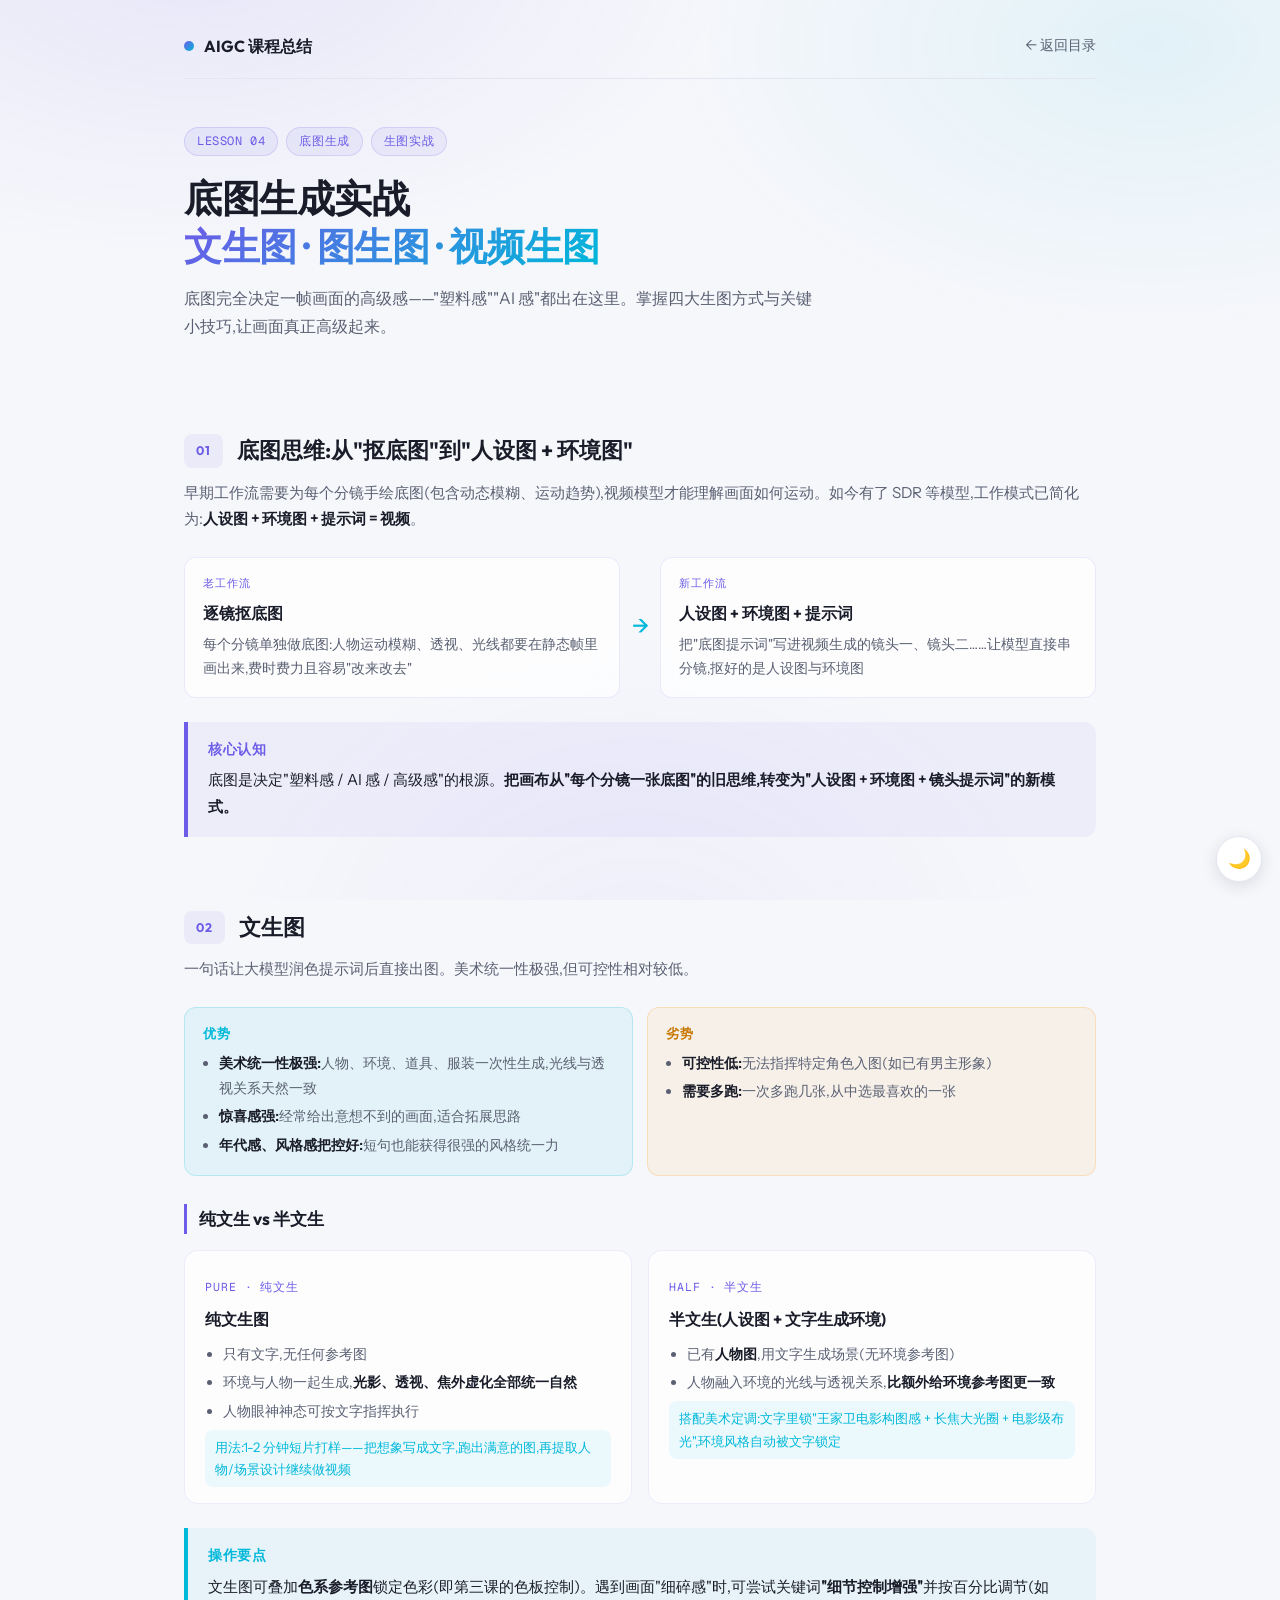
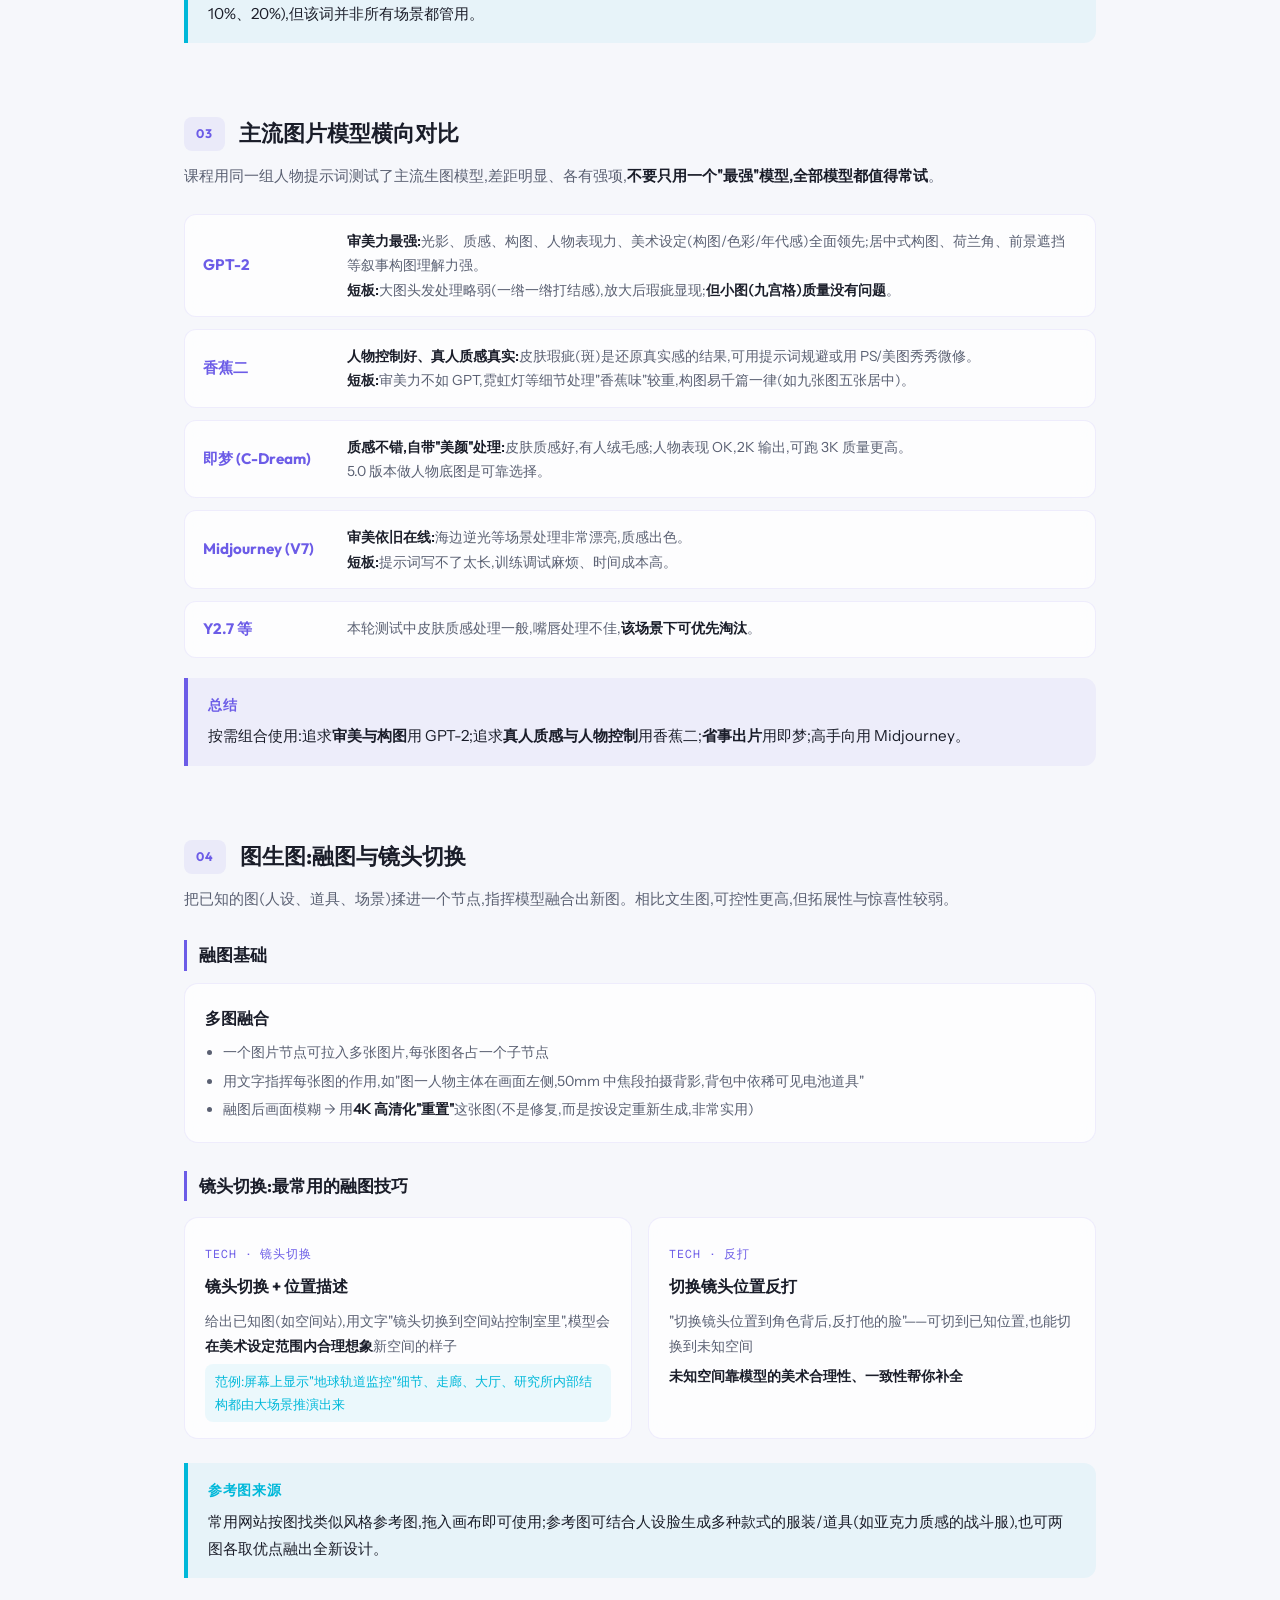
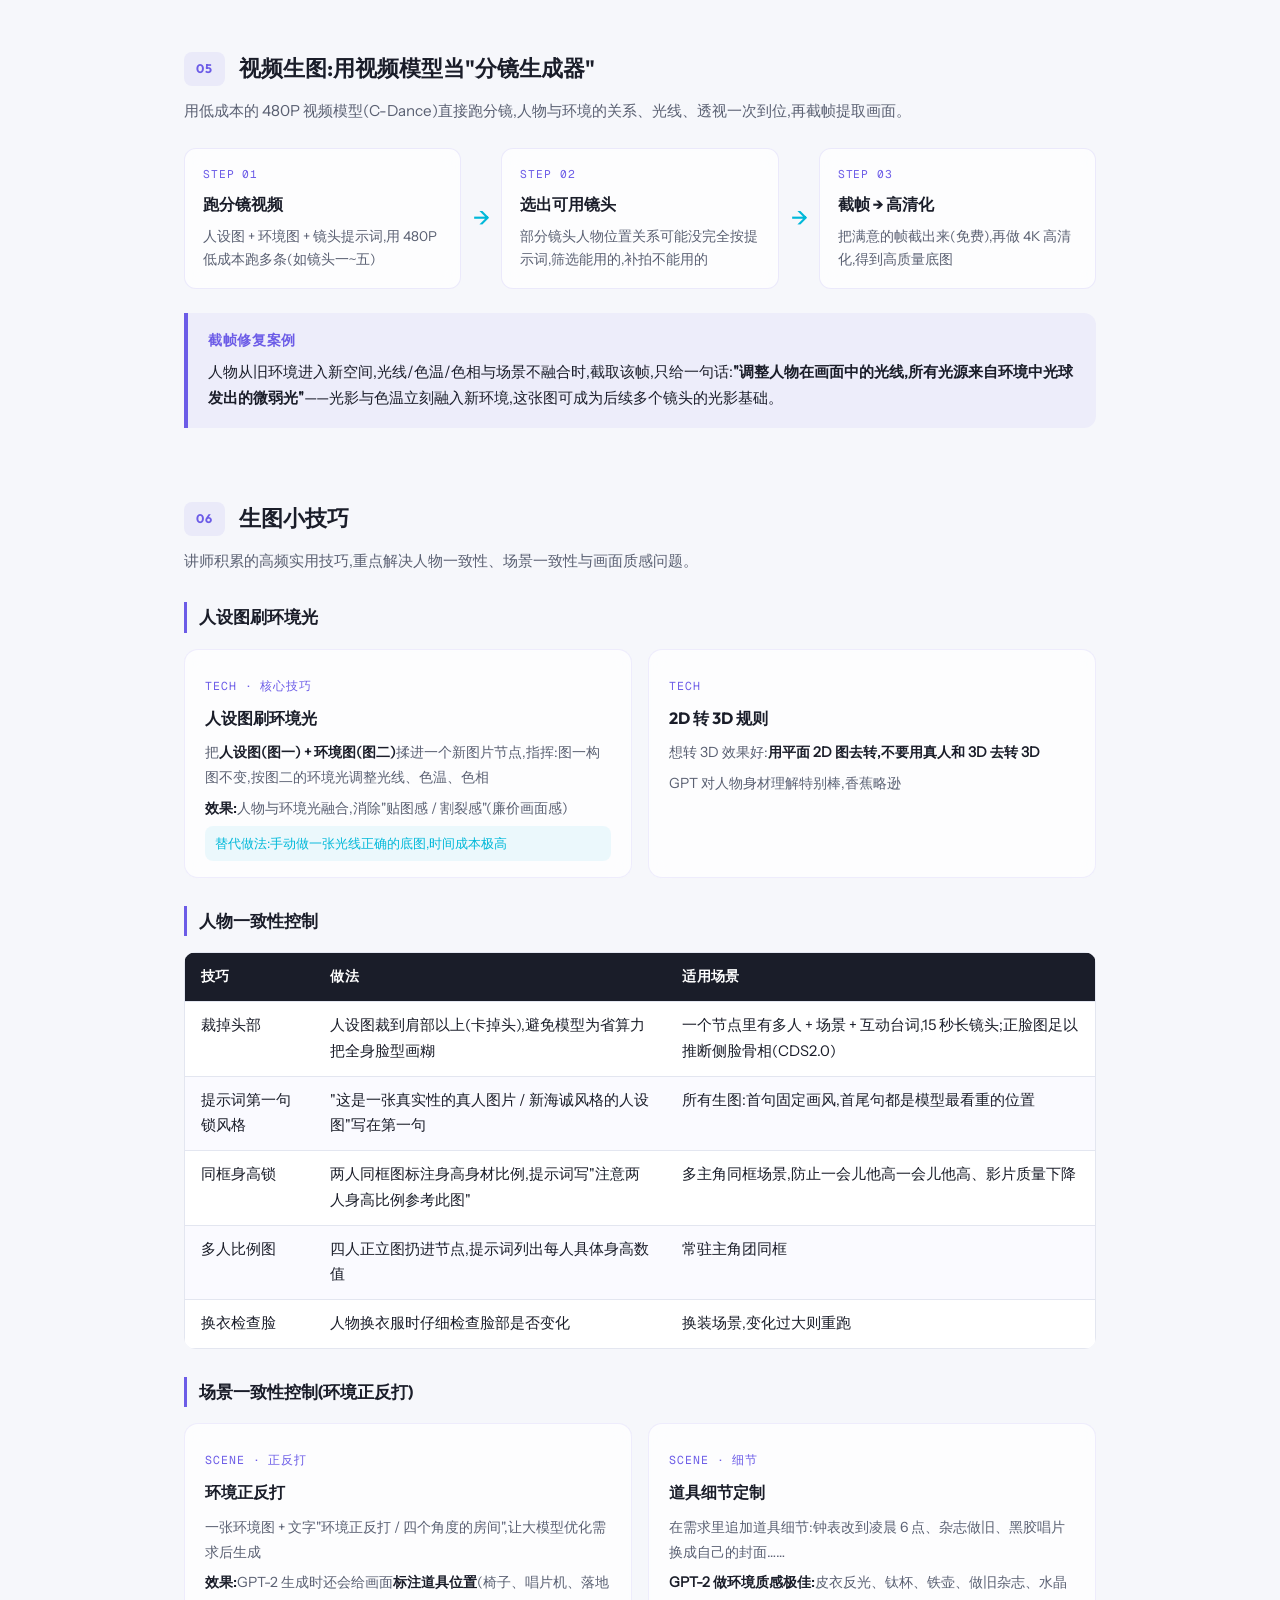
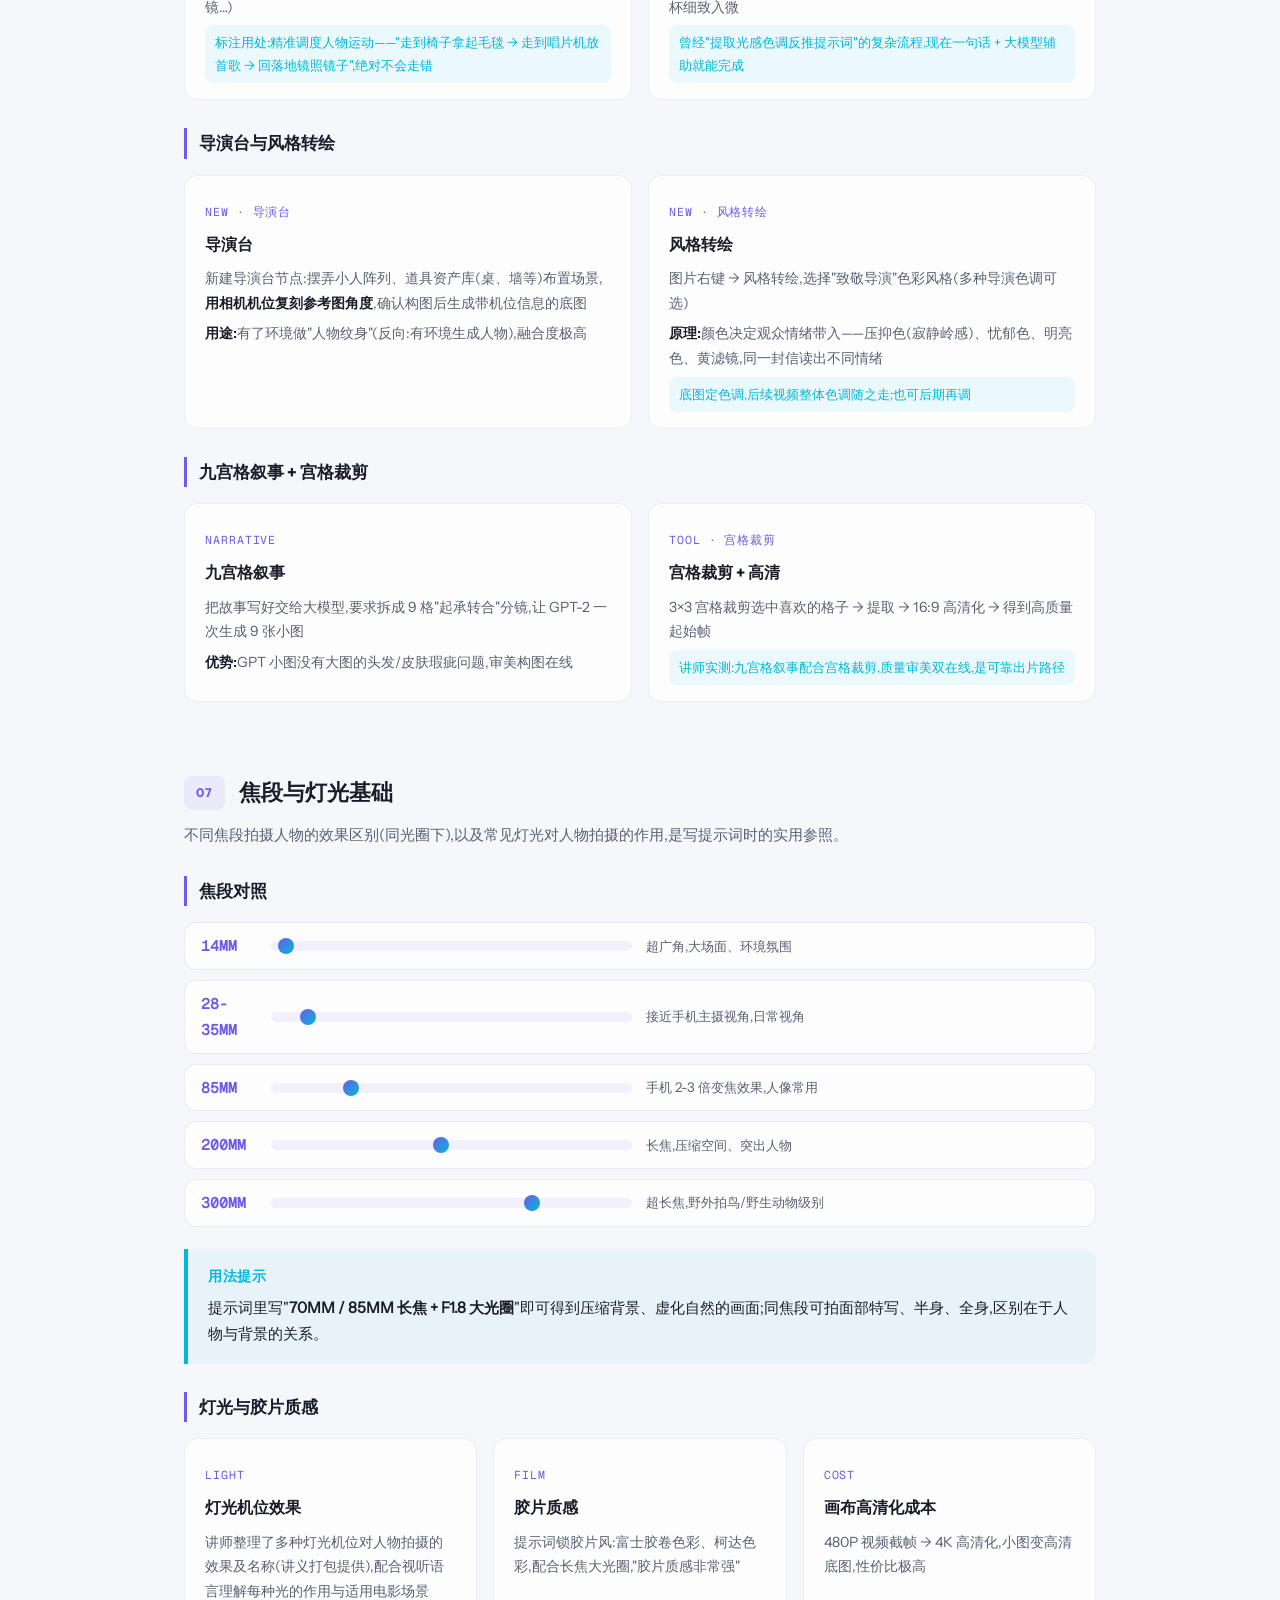
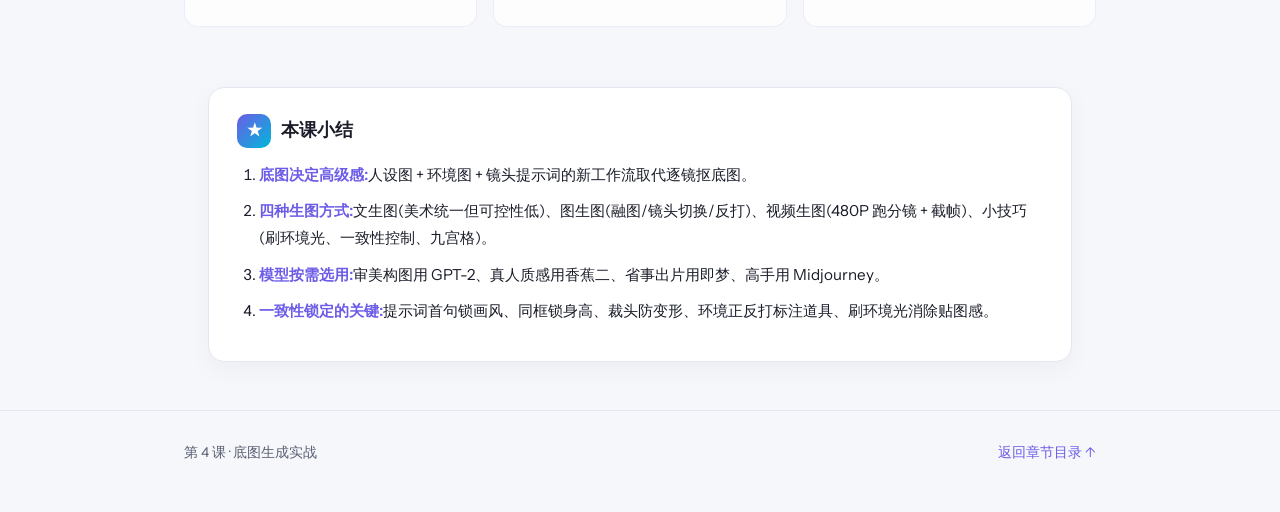
<file: AI-GC-Learning/chapter-04.html>
<!-- Generated by Trae Work -->
<!DOCTYPE html>
<html lang="zh-CN">
<head>
<meta charset="UTF-8">
<meta name="viewport" content="width=device-width, initial-scale=1.0">
<title>第 4 课 · 底图生成实战 | AIGC 课程总结</title>
<style>
  @font-face {
    font-family: 'Outfit';
    src: url('./_shared/fonts/Outfit-Regular.ttf') format('truetype');
    font-weight: 400;
  }
  @font-face {
    font-family: 'Outfit';
    src: url('./_shared/fonts/Outfit-Bold.ttf') format('truetype');
    font-weight: 700;
  }
  @font-face {
    font-family: 'Instrument Sans';
    src: url('./_shared/fonts/InstrumentSans-Regular.ttf') format('truetype');
    font-weight: 400;
  }
  @font-face {
    font-family: 'Geist Mono';
    src: url('./_shared/fonts/GeistMono-Regular.ttf') format('truetype');
    font-weight: 400;
  }

  :root {
    --bg: #f6f7fb;
    --bg2: #ffffff;
    --ink: #1a1d29;
    --muted: #5a6072;
    --rule: #e3e6f0;
    --accent: #6c5ce7;
    --accent2: #00b8d9;
    --shadow: rgba(108, 92, 231, 0.10);
    --font-head: 'Outfit', 'Microsoft YaHei', 'PingFang SC', sans-serif;
    --font-body: 'Instrument Sans', 'Microsoft YaHei', 'PingFang SC', sans-serif;
    --font-mono: 'Geist Mono', Consolas, monospace;
  }

  * { margin: 0; padding: 0; box-sizing: border-box; }

  html { scroll-behavior: smooth; }

  body {
    font-family: var(--font-body);
    background: var(--bg);
    color: var(--ink);
    line-height: 1.75;
    font-size: 16px;
  }

  body::before {
    content: '';
    position: fixed;
    inset: 0;
    z-index: -1;
    background:
      radial-gradient(900px 500px at 15% -5%, rgba(108, 92, 231, 0.10), transparent 60%),
      radial-gradient(800px 480px at 90% 5%, rgba(0, 184, 217, 0.08), transparent 60%),
      radial-gradient(700px 600px at 50% 110%, rgba(108, 92, 231, 0.06), transparent 60%);
  }

  .container { max-width: 960px; margin: 0 auto; padding: 0 24px; }

  /* ---------- Header ---------- */
  header { padding: 32px 0 0; }
  .nav {
    display: flex; align-items: center; justify-content: space-between;
    padding-bottom: 18px; border-bottom: 1px solid var(--rule);
  }
  .brand {
    font-family: var(--font-head); font-weight: 700; font-size: 1rem;
    display: flex; align-items: center; gap: 10px; text-decoration: none; color: var(--ink);
  }
  .brand .dot {
    width: 10px; height: 10px; border-radius: 50%;
    background: linear-gradient(135deg, var(--accent), var(--accent2));
  }
  .nav a.back {
    color: var(--muted); text-decoration: none; font-size: 0.9rem; transition: color 0.2s;
  }
  .nav a.back:hover { color: var(--accent); }

  /* ---------- Hero ---------- */
  .hero { padding: 48px 0 40px; }
  .hero .tags { display: flex; gap: 8px; flex-wrap: wrap; margin-bottom: 18px; }
  .hero .tag {
    font-family: var(--font-mono); font-size: 0.75rem; color: var(--accent);
    background: rgba(108, 92, 231, 0.08); border: 1px solid rgba(108, 92, 231, 0.18);
    padding: 3px 12px; border-radius: 999px; letter-spacing: 0.05em;
  }
  .hero h1 {
    font-family: var(--font-head); font-weight: 700;
    font-size: clamp(1.7rem, 4vw, 2.4rem); line-height: 1.25;
    letter-spacing: -0.01em; margin-bottom: 14px;
  }
  .hero h1 .grad {
    background: linear-gradient(135deg, var(--accent), var(--accent2));
    -webkit-background-clip: text; background-clip: text; color: transparent;
  }
  .hero p.sub { color: var(--muted); font-size: 1rem; max-width: 640px; }

  /* ---------- Section ---------- */
  section.chapter { padding: 40px 0 8px; }
  .sec-head { display: flex; align-items: center; gap: 14px; margin-bottom: 10px; }
  .sec-head .idx {
    font-family: var(--font-head); font-weight: 700; font-size: 0.78rem; color: var(--accent);
    background: rgba(108, 92, 231, 0.08); border-radius: 8px; padding: 6px 12px; letter-spacing: 0.06em;
    white-space: nowrap;
  }
  .sec-head h2 { font-family: var(--font-head); font-weight: 700; font-size: 1.35rem; }
  .sec-lead { color: var(--muted); font-size: 0.95rem; margin: 0 0 24px 0; }

  h3.sub {
    font-family: var(--font-head); font-weight: 700; font-size: 1.08rem;
    margin: 28px 0 12px; padding-left: 12px; border-left: 3px solid var(--accent);
  }

  p { margin-bottom: 12px; }
  strong { font-weight: 700; color: var(--ink); }

  .table-wrap {
    overflow-x: auto; overflow-y: auto; max-height: 620px;
    border-radius: 12px; margin: 16px 0 24px;
  }
  table {
    width: 100%; border-collapse: collapse; font-size: 0.92rem; min-width: 560px;
    background: var(--bg2); border: 1px solid var(--rule); border-radius: 12px;
  }
  th {
    background: var(--ink); color: #fff; font-weight: 600; text-align: left;
    padding: 12px 16px; font-size: 0.85rem; letter-spacing: 0.03em; position: sticky; top: 0;
  }
  td { padding: 11px 16px; border-top: 1px solid var(--rule); vertical-align: top; }
  tr:nth-child(even) td { background: rgba(108, 92, 231, 0.03); }
  td .k { font-weight: 700; color: var(--accent); }

  /* ---------- Cards ---------- */
  .grid {
    display: grid; grid-template-columns: repeat(auto-fill, minmax(270px, 1fr));
    gap: 16px; margin: 16px 0 24px;
  }
  .grid.cols2 { grid-template-columns: repeat(auto-fill, minmax(400px, 1fr)); }
  .card {
    background: rgba(255, 255, 255, 0.72); backdrop-filter: blur(10px);
    border: 1px solid rgba(108, 92, 231, 0.10); border-radius: 14px; padding: 20px 20px 16px;
    transition: transform 0.2s, box-shadow 0.2s;
  }
  .card:hover { transform: translateY(-3px); box-shadow: 0 10px 24px var(--shadow); }
  .card .card-tag {
    display: inline-block; font-family: var(--font-mono); font-size: 0.72rem;
    color: var(--accent); letter-spacing: 0.08em; margin-bottom: 8px;
  }
  .card h4 { font-family: var(--font-head); font-weight: 700; font-size: 1.02rem; margin-bottom: 8px; }
  .card p { font-size: 0.88rem; color: var(--muted); margin-bottom: 6px; }
  .card p b { color: var(--ink); font-weight: 600; }
  .card .case {
    font-size: 0.82rem; color: var(--accent2);
    background: rgba(0, 184, 217, 0.07); border-radius: 8px; padding: 6px 10px; margin-top: 6px;
  }
  .card ul { padding-left: 18px; font-size: 0.88rem; color: var(--muted); }
  .card ul li { margin-bottom: 4px; }
  .card ul li b { color: var(--ink); font-weight: 600; }

  /* ---------- Callout ---------- */
  .callout {
    background: rgba(108, 92, 231, 0.06); border-left: 4px solid var(--accent);
    border-radius: 0 12px 12px 0; padding: 16px 20px; margin: 20px 0 24px; font-size: 0.95rem;
  }
  .callout .t {
    font-family: var(--font-head); font-weight: 700; font-size: 0.85rem;
    color: var(--accent); letter-spacing: 0.05em; margin-bottom: 6px;
  }
  .callout.pink { background: rgba(0, 184, 217, 0.06); border-left-color: var(--accent2); }
  .callout.pink .t { color: var(--accent2); }

  /* ---------- Flow ---------- */
  .steps { display: flex; flex-direction: column; gap: 0; margin: 16px 0 24px; }
  .step-flow { display: flex; align-items: stretch; gap: 0; }
  .step-flow .s-node {
    flex: 1; background: rgba(255, 255, 255, 0.72); backdrop-filter: blur(10px);
    border: 1px solid rgba(108, 92, 231, 0.12); border-radius: 12px; padding: 16px 18px;
  }
  .step-flow .s-node .n-tag {
    font-family: var(--font-mono); font-size: 0.7rem; color: var(--accent);
    letter-spacing: 0.08em; margin-bottom: 6px; display: block;
  }
  .step-flow .s-node h4 { font-family: var(--font-head); font-weight: 700; font-size: 0.98rem; margin-bottom: 6px; }
  .step-flow .s-node p { font-size: 0.85rem; color: var(--muted); margin: 0; }
  .step-flow .s-link {
    display: flex; align-items: center; justify-content: center; width: 40px; flex: 0 0 auto;
    color: var(--accent2); font-size: 1.2rem; font-weight: 700;
  }

  /* ---------- Pro / Con ---------- */
  .proscons { display: grid; grid-template-columns: 1fr 1fr; gap: 14px; margin: 14px 0 22px; }
  .pc {
    border-radius: 12px; padding: 14px 18px; font-size: 0.9rem;
  }
  .pc.pro { background: rgba(0, 184, 217, 0.08); border: 1px solid rgba(0, 184, 217, 0.2); }
  .pc.con { background: rgba(255, 152, 0, 0.07); border: 1px solid rgba(255, 152, 0, 0.22); }
  .pc .t { font-family: var(--font-head); font-weight: 700; font-size: 0.82rem; margin-bottom: 6px; letter-spacing: 0.04em; }
  .pc.pro .t { color: var(--accent2); }
  .pc.con .t { color: #c77700; }
  .pc ul { padding-left: 16px; color: var(--muted); }
  .pc li { margin-bottom: 3px; }
  .pc li b { color: var(--ink); }

  /* ---------- Model compare ---------- */
  .model-row {
    display: flex; gap: 14px; align-items: stretch; margin-bottom: 12px;
    background: rgba(255, 255, 255, 0.72); backdrop-filter: blur(10px);
    border: 1px solid rgba(108, 92, 231, 0.10); border-radius: 12px; padding: 14px 18px;
  }
  .model-row .m-name {
    flex: 0 0 130px; font-family: var(--font-head); font-weight: 700; font-size: 0.95rem;
    color: var(--accent); display: flex; align-items: center;
  }
  .model-row .m-desc { font-size: 0.87rem; color: var(--muted); }
  .model-row .m-desc b { color: var(--ink); }

  /* ---------- Keyword chips ---------- */
  .kws { display: flex; flex-wrap: wrap; gap: 8px; margin: 10px 0 18px; }
  .kw {
    font-size: 0.85rem; color: var(--ink);
    background: rgba(108, 92, 231, 0.08); border: 1px solid rgba(108, 92, 231, 0.18);
    border-radius: 999px; padding: 5px 14px; font-weight: 600;
  }
  .kw.hint { color: var(--muted); border-color: var(--rule); background: rgba(255,255,255,0.6); font-weight: 400; }

  /* ---------- Focal table ---------- */
  .focal-bar { margin: 16px 0 22px; display: flex; flex-direction: column; gap: 10px; }
  .focal {
    display: flex; align-items: center; gap: 14px;
    background: rgba(255, 255, 255, 0.72); border: 1px solid rgba(108, 92, 231, 0.12);
    border-radius: 12px; padding: 10px 16px;
  }
  .focal .mm {
    flex: 0 0 56px; font-family: var(--font-mono); font-weight: 700; color: var(--accent); font-size: 0.92rem;
  }
  .focal .track { flex: 1; height: 10px; border-radius: 999px; background: rgba(108, 92, 231, 0.08); position: relative; }
  .focal .track .pin {
    position: absolute; top: 50%; transform: translateY(-50%);
    width: 16px; height: 16px; border-radius: 50%;
    background: linear-gradient(135deg, var(--accent), var(--accent2));
  }
  .focal p { flex: 1.2; font-size: 0.83rem; color: var(--muted); margin: 0; }

  /* ---------- Homework ---------- */
  .homework {
    background: var(--bg2); border: 1px solid var(--rule); border-radius: 16px;
    padding: 26px 28px; margin: 28px 0;
    box-shadow: 0 8px 24px rgba(26, 29, 41, 0.04);
  }
  .homework h3 {
    font-family: var(--font-head); font-weight: 700; font-size: 1.1rem; margin-bottom: 14px;
    display: flex; align-items: center; gap: 10px;
  }
  .homework h3 .icon {
    width: 34px; height: 34px; border-radius: 10px; flex: 0 0 auto;
    background: linear-gradient(135deg, var(--accent), var(--accent2));
    color: #fff; display: flex; align-items: center; justify-content: center;
    font-size: 0.95rem;
  }
  .homework ol { padding-left: 22px; }
  .homework li { margin-bottom: 10px; font-size: 0.95rem; }
  .homework li b { color: var(--accent); }

  /* ---------- Footer ---------- */
  footer {
    margin-top: 48px; padding: 30px 0 48px; border-top: 1px solid var(--rule);
    font-size: 0.85rem; color: var(--muted);
  }
  footer .container { display: flex; justify-content: space-between; gap: 16px; flex-wrap: wrap; }
  footer a { color: var(--accent); text-decoration: none; }
  footer a:hover { text-decoration: underline; }

  @media (max-width: 600px) {
    .container { padding: 0 18px; }
    .hero { padding: 32px 0 28px; }
    .grid.cols2 { grid-template-columns: 1fr; }
    .proscons { grid-template-columns: 1fr; }
    .step-flow { flex-direction: column; }
    .step-flow .s-link { transform: rotate(90deg); width: auto; height: 26px; }
    .model-row { flex-direction: column; gap: 6px; }
    .focal { flex-wrap: wrap; }
  }
</style>
<link rel="stylesheet" href="./assets/enhance.css">
</head>
<body>

<header>
  <div class="container">
    <div class="nav">
      <a class="brand" href="./index.html"><span class="dot"></span>AIGC 课程总结</a>
      <a class="back" href="./index.html">← 返回目录</a>
    </div>
  </div>
</header>

<section class="hero">
  <div class="container">
    <div class="tags">
      <span class="tag">LESSON 04</span>
      <span class="tag">底图生成</span>
      <span class="tag">生图实战</span>
    </div>
    <h1>底图生成实战<br><span class="grad">文生图 · 图生图 · 视频生图</span></h1>
    <p class="sub">底图完全决定一帧画面的高级感——"塑料感""AI 感"都出在这里。掌握四大生图方式与关键小技巧,让画面真正高级起来。</p>
  </div>
</section>

<main>
  <div class="container">

    <!-- ============ 一、底图思维 ============ -->
    <section class="chapter" id="mindset">
      <div class="sec-head"><span class="idx">01</span><h2>底图思维:从"抠底图"到"人设图 + 环境图"</h2></div>
      <p class="sec-lead">早期工作流需要为每个分镜手绘底图(包含动态模糊、运动趋势),视频模型才能理解画面如何运动。如今有了 SDR 等模型,工作模式已简化为:<strong>人设图 + 环境图 + 提示词 = 视频</strong>。</p>

      <div class="steps">
        <div class="step-flow">
          <div class="s-node">
            <span class="n-tag">老工作流</span>
            <h4>逐镜抠底图</h4>
            <p>每个分镜单独做底图:人物运动模糊、透视、光线都要在静态帧里画出来,费时费力且容易"改来改去"</p>
          </div>
          <div class="s-link">→</div>
          <div class="s-node">
            <span class="n-tag">新工作流</span>
            <h4>人设图 + 环境图 + 提示词</h4>
            <p>把"底图提示词"写进视频生成的镜头一、镜头二……让模型直接串分镜,抠好的是人设图与环境图</p>
          </div>
        </div>
      </div>

      <div class="callout">
        <div class="t">核心认知</div>
        <p style="margin:0">底图是决定"塑料感 / AI 感 / 高级感"的根源。<strong>把画布从"每个分镜一张底图"的旧思维,转变为"人设图 + 环境图 + 镜头提示词"的新模式。</strong></p>
      </div>
    </section>

    <!-- ============ 二、文生图 ============ -->
    <section class="chapter" id="txt2img">
      <div class="sec-head"><span class="idx">02</span><h2>文生图</h2></div>
      <p class="sec-lead">一句话让大模型润色提示词后直接出图。美术统一性极强,但可控性相对较低。</p>

      <div class="proscons">
        <div class="pc pro">
          <div class="t">优势</div>
          <ul>
            <li><b>美术统一性极强:</b>人物、环境、道具、服装一次性生成,光线与透视关系天然一致</li>
            <li><b>惊喜感强:</b>经常给出意想不到的画面,适合拓展思路</li>
            <li><b>年代感、风格感把控好:</b>短句也能获得很强的风格统一力</li>
          </ul>
        </div>
        <div class="pc con">
          <div class="t">劣势</div>
          <ul>
            <li><b>可控性低:</b>无法指挥特定角色入图(如已有男主形象)</li>
            <li><b>需要多跑:</b>一次多跑几张,从中选最喜欢的一张</li>
          </ul>
        </div>
      </div>

      <h3 class="sub">纯文生 vs 半文生</h3>
      <div class="grid cols2">
        <div class="card">
          <span class="card-tag">PURE · 纯文生</span>
          <h4>纯文生图</h4>
          <ul>
            <li>只有文字,无任何参考图</li>
            <li>环境与人物一起生成,<strong>光影、透视、焦外虚化全部统一自然</strong></li>
            <li>人物眼神神态可按文字指挥执行</li>
          </ul>
          <div class="case">用法:1-2 分钟短片打样——把想象写成文字,跑出满意的图,再提取人物/场景设计继续做视频</div>
        </div>
        <div class="card">
          <span class="card-tag">HALF · 半文生</span>
          <h4>半文生(人设图 + 文字生成环境)</h4>
          <ul>
            <li>已有<strong>人物图</strong>,用文字生成场景(无环境参考图)</li>
            <li>人物融入环境的光线与透视关系,<strong>比额外给环境参考图更一致</strong></li>
          </ul>
          <div class="case">搭配美术定调:文字里锁"王家卫电影构图感 + 长焦大光圈 + 电影级布光",环境风格自动被文字锁定</div>
        </div>
      </div>

      <div class="callout pink">
        <div class="t">操作要点</div>
        <p style="margin:0">文生图可叠加<strong>色系参考图</strong>锁定色彩(即第三课的色板控制)。遇到画面"细碎感"时,可尝试关键词<strong>"细节控制增强"</strong>并按百分比调节(如 10%、20%),但该词并非所有场景都管用。</p>
      </div>
    </section>

    <!-- ============ 三、图片模型对比 ============ -->
    <section class="chapter" id="models">
      <div class="sec-head"><span class="idx">03</span><h2>主流图片模型横向对比</h2></div>
      <p class="sec-lead">课程用同一组人物提示词测试了主流生图模型,差距明显、各有强项,<strong>不要只用一个"最强"模型,全部模型都值得常试</strong>。</p>

      <div class="model-row">
        <div class="m-name">GPT-2</div>
        <div class="m-desc"><b>审美力最强:</b>光影、质感、构图、人物表现力、美术设定(构图/色彩/年代感)全面领先;居中式构图、荷兰角、前景遮挡等叙事构图理解力强。<br><b>短板:</b>大图头发处理略弱(一绺一绺打结感),放大后瑕疵显现;<b>但小图(九宫格)质量没有问题</b>。</div>
      </div>
      <div class="model-row">
        <div class="m-name">香蕉二</div>
        <div class="m-desc"><b>人物控制好、真人质感真实:</b>皮肤瑕疵(斑)是还原真实感的结果,可用提示词规避或用 PS/美图秀秀微修。<br><b>短板:</b>审美力不如 GPT,霓虹灯等细节处理"香蕉味"较重,构图易千篇一律(如九张图五张居中)。</div>
      </div>
      <div class="model-row">
        <div class="m-name">即梦 (C-Dream)</div>
        <div class="m-desc"><b>质感不错,自带"美颜"处理:</b>皮肤质感好,有人绒毛感;人物表现 OK,2K 输出,可跑 3K 质量更高。<br>5.0 版本做人物底图是可靠选择。</div>
      </div>
      <div class="model-row">
        <div class="m-name">Midjourney (V7)</div>
        <div class="m-desc"><b>审美依旧在线:</b>海边逆光等场景处理非常漂亮,质感出色。<br><b>短板:</b>提示词写不了太长,训练调试麻烦、时间成本高。</div>
      </div>
      <div class="model-row">
        <div class="m-name">Y2.7 等</div>
        <div class="m-desc">本轮测试中皮肤质感处理一般,嘴唇处理不佳,<b>该场景下可优先淘汰</b>。</div>
      </div>

      <div class="callout">
        <div class="t">总结</div>
        <p style="margin:0">按需组合使用:追求<strong>审美与构图</strong>用 GPT-2;追求<strong>真人质感与人物控制</strong>用香蕉二;<strong>省事出片</strong>用即梦;高手向用 Midjourney。</p>
      </div>
    </section>

    <!-- ============ 四、图生图 ============ -->
    <section class="chapter" id="img2img">
      <div class="sec-head"><span class="idx">04</span><h2>图生图:融图与镜头切换</h2></div>
      <p class="sec-lead">把已知的图(人设、道具、场景)揉进一个节点,指挥模型融合出新图。相比文生图,可控性更高,但拓展性与惊喜性较弱。</p>

      <h3 class="sub">融图基础</h3>
      <div class="card" style="margin-bottom:16px">
        <h4>多图融合</h4>
        <ul>
          <li>一个图片节点可拉入多张图片,每张图各占一个子节点</li>
          <li>用文字指挥每张图的作用,如"图一人物主体在画面左侧,50mm 中焦段拍摄背影,背包中依稀可见电池道具"</li>
          <li>融图后画面模糊 → 用<strong>4K 高清化"重置"</strong>这张图(不是修复,而是按设定重新生成,非常实用)</li>
        </ul>
      </div>

      <h3 class="sub">镜头切换:最常用的融图技巧</h3>
      <div class="grid cols2">
        <div class="card">
          <span class="card-tag">TECH · 镜头切换</span>
          <h4>镜头切换 + 位置描述</h4>
          <p>给出已知图(如空间站),用文字"镜头切换到空间站控制室里",模型会<strong>在美术设定范围内合理想象</strong>新空间的样子</p>
          <div class="case">范例:屏幕上显示"地球轨道监控"细节、走廊、大厅、研究所内部结构都由大场景推演出来</div>
        </div>
        <div class="card">
          <span class="card-tag">TECH · 反打</span>
          <h4>切换镜头位置反打</h4>
          <p>"切换镜头位置到角色背后,反打他的脸"——可切到已知位置,也能切换到未知空间</p>
          <p><b>未知空间靠模型的美术合理性、一致性帮你补全</b></p>
        </div>
      </div>

      <div class="callout pink">
        <div class="t">参考图来源</div>
        <p style="margin:0">常用网站按图找类似风格参考图,拖入画布即可使用;参考图可结合人设脸生成多种款式的服装/道具(如亚克力质感的战斗服),也可两图各取优点融出全新设计。</p>
      </div>
    </section>

    <!-- ============ 五、视频生图 ============ -->
    <section class="chapter" id="vid2img">
      <div class="sec-head"><span class="idx">05</span><h2>视频生图:用视频模型当"分镜生成器"</h2></div>
      <p class="sec-lead">用低成本的 480P 视频模型(C-Dance)直接跑分镜,人物与环境的关系、光线、透视一次到位,再截帧提取画面。</p>

      <div class="steps">
        <div class="step-flow">
          <div class="s-node">
            <span class="n-tag">STEP 01</span>
            <h4>跑分镜视频</h4>
            <p>人设图 + 环境图 + 镜头提示词,用 480P 低成本跑多条(如镜头一~五)</p>
          </div>
          <div class="s-link">→</div>
          <div class="s-node">
            <span class="n-tag">STEP 02</span>
            <h4>选出可用镜头</h4>
            <p>部分镜头人物位置关系可能没完全按提示词,筛选能用的,补拍不能用的</p>
          </div>
          <div class="s-link">→</div>
          <div class="s-node">
            <span class="n-tag">STEP 03</span>
            <h4>截帧 → 高清化</h4>
            <p>把满意的帧截出来(免费),再做 4K 高清化,得到高质量底图</p>
          </div>
        </div>
      </div>

      <div class="callout">
        <div class="t">截帧修复案例</div>
        <p style="margin:0">人物从旧环境进入新空间,光线/色温/色相与场景不融合时,截取该帧,只给一句话:<strong>"调整人物在画面中的光线,所有光源来自环境中光球发出的微弱光"</strong>——光影与色温立刻融入新环境,这张图可成为后续多个镜头的光影基础。</p>
      </div>
    </section>

    <!-- ============ 六、小技巧 ============ -->
    <section class="chapter" id="tips">
      <div class="sec-head"><span class="idx">06</span><h2>生图小技巧</h2></div>
      <p class="sec-lead">讲师积累的高频实用技巧,重点解决人物一致性、场景一致性与画面质感问题。</p>

      <h3 class="sub">人设图刷环境光</h3>
      <div class="grid cols2">
        <div class="card">
          <span class="card-tag">TECH · 核心技巧</span>
          <h4>人设图刷环境光</h4>
          <p>把<strong>人设图(图一) + 环境图(图二)</strong>揉进一个新图片节点,指挥:图一构图不变,按图二的环境光调整光线、色温、色相</p>
          <p><b>效果:</b>人物与环境光融合,消除"贴图感 / 割裂感"(廉价画面感)</p>
          <div class="case">替代做法:手动做一张光线正确的底图,时间成本极高</div>
        </div>
        <div class="card">
          <span class="card-tag">TECH</span>
          <h4>2D 转 3D 规则</h4>
          <p>想转 3D 效果好:<strong>用平面 2D 图去转,不要用真人和 3D 去转 3D</strong></p>
          <p>GPT 对人物身材理解特别棒,香蕉略逊</p>
        </div>
      </div>

      <h3 class="sub">人物一致性控制</h3>
      <div class="table-wrap">
        <table>
          <thead>
            <tr><th>技巧</th><th>做法</th><th>适用场景</th></tr>
          </thead>
          <tbody>
            <tr>
              <td class="k">裁掉头部</td>
              <td>人设图裁到肩部以上(卡掉头),避免模型为省算力把全身脸型画糊</td>
              <td>一个节点里有多人 + 场景 + 互动台词,15 秒长镜头;正脸图足以推断侧脸骨相(CDS2.0)</td>
            </tr>
            <tr>
              <td class="k">提示词第一句锁风格</td>
              <td>"这是一张真实性的真人图片 / 新海诚风格的人设图"写在第一句</td>
              <td>所有生图:首句固定画风,首尾句都是模型最看重的位置</td>
            </tr>
            <tr>
              <td class="k">同框身高锁</td>
              <td>两人同框图标注身高身材比例,提示词写"注意两人身高比例参考此图"</td>
              <td>多主角同框场景,防止一会儿他高一会儿他高、影片质量下降</td>
            </tr>
            <tr>
              <td class="k">多人比例图</td>
              <td>四人正立图扔进节点,提示词列出每人具体身高数值</td>
              <td>常驻主角团同框</td>
            </tr>
            <tr>
              <td class="k">换衣检查脸</td>
              <td>人物换衣服时仔细检查脸部是否变化</td>
              <td>换装场景,变化过大则重跑</td>
            </tr>
          </tbody>
        </table>
      </div>

      <h3 class="sub">场景一致性控制(环境正反打)</h3>
      <div class="grid cols2">
        <div class="card">
          <span class="card-tag">SCENE · 正反打</span>
          <h4>环境正反打</h4>
          <p>一张环境图 + 文字"环境正反打 / 四个角度的房间",让大模型优化需求后生成</p>
          <p><b>效果:</b>GPT-2 生成时还会给画面<strong>标注道具位置</strong>(椅子、唱片机、落地镜…)</p>
          <div class="case">标注用处:精准调度人物运动——"走到椅子拿起毛毯 → 走到唱片机放首歌 → 回落地镜照镜子",绝对不会走错</div>
        </div>
        <div class="card">
          <span class="card-tag">SCENE · 细节</span>
          <h4>道具细节定制</h4>
          <p>在需求里追加道具细节:钟表改到凌晨 6 点、杂志做旧、黑胶唱片换成自己的封面……</p>
          <p><b>GPT-2 做环境质感极佳:</b>皮衣反光、钛杯、铁壶、做旧杂志、水晶杯细致入微</p>
          <div class="case">曾经"提取光感色调反推提示词"的复杂流程,现在一句话 + 大模型辅助就能完成</div>
        </div>
      </div>

      <h3 class="sub">导演台与风格转绘</h3>
      <div class="grid cols2">
        <div class="card">
          <span class="card-tag">NEW · 导演台</span>
          <h4>导演台</h4>
          <p>新建导演台节点:摆弄小人阵列、道具资产库(桌、墙等)布置场景,<strong>用相机机位复刻参考图角度</strong>,确认构图后生成带机位信息的底图</p>
          <p><b>用途:</b>有了环境做"人物纹身"(反向:有环境生成人物),融合度极高</p>
        </div>
        <div class="card">
          <span class="card-tag">NEW · 风格转绘</span>
          <h4>风格转绘</h4>
          <p>图片右键 → 风格转绘,选择"致敬导演"色彩风格(多种导演色调可选)</p>
          <p><b>原理:</b>颜色决定观众情绪带入——压抑色(寂静岭感)、忧郁色、明亮色、黄滤镜,同一封信读出不同情绪</p>
          <div class="case">底图定色调,后续视频整体色调随之走;也可后期再调</div>
        </div>
      </div>

      <h3 class="sub">九宫格叙事 + 宫格裁剪</h3>
      <div class="grid cols2">
        <div class="card">
          <span class="card-tag">NARRATIVE</span>
          <h4>九宫格叙事</h4>
          <p>把故事写好交给大模型,要求拆成 9 格"起承转合"分镜,让 GPT-2 一次生成 9 张小图</p>
          <p><b>优势:</b>GPT 小图没有大图的头发/皮肤瑕疵问题,审美构图在线</p>
        </div>
        <div class="card">
          <span class="card-tag">TOOL · 宫格裁剪</span>
          <h4>宫格裁剪 + 高清</h4>
          <p>3×3 宫格裁剪选中喜欢的格子 → 提取 → 16:9 高清化 → 得到高质量起始帧</p>
          <div class="case">讲师实测:九宫格叙事配合宫格裁剪,质量审美双在线,是可靠出片路径</div>
        </div>
      </div>
    </section>

    <!-- ============ 七、焦段与灯光 ============ -->
    <section class="chapter" id="focal">
      <div class="sec-head"><span class="idx">07</span><h2>焦段与灯光基础</h2></div>
      <p class="sec-lead">不同焦段拍摄人物的效果区别(同光圈下),以及常见灯光对人物拍摄的作用,是写提示词时的实用参照。</p>

      <h3 class="sub">焦段对照</h3>
      <div class="focal-bar">
        <div class="focal">
          <span class="mm">14MM</span>
          <div class="track"><div class="pin" style="left:2%"></div></div>
          <p>超广角,大场面、环境氛围</p>
        </div>
        <div class="focal">
          <span class="mm">28-35MM</span>
          <div class="track"><div class="pin" style="left:8%"></div></div>
          <p>接近手机主摄视角,日常视角</p>
        </div>
        <div class="focal">
          <span class="mm">85MM</span>
          <div class="track"><div class="pin" style="left:20%"></div></div>
          <p>手机 2-3 倍变焦效果,人像常用</p>
        </div>
        <div class="focal">
          <span class="mm">200MM</span>
          <div class="track"><div class="pin" style="left:45%"></div></div>
          <p>长焦,压缩空间、突出人物</p>
        </div>
        <div class="focal">
          <span class="mm">300MM</span>
          <div class="track"><div class="pin" style="left:70%"></div></div>
          <p>超长焦,野外拍鸟/野生动物级别</p>
        </div>
      </div>

      <div class="callout pink">
        <div class="t">用法提示</div>
        <p style="margin:0">提示词里写"<strong>70MM / 85MM 长焦 + F1.8 大光圈</strong>"即可得到压缩背景、虚化自然的画面;同焦段可拍面部特写、半身、全身,区别在于人物与背景的关系。</p>
      </div>

      <h3 class="sub">灯光与胶片质感</h3>
      <div class="grid">
        <div class="card">
          <span class="card-tag">LIGHT</span>
          <h4>灯光机位效果</h4>
          <p>讲师整理了多种灯光机位对人物拍摄的效果及名称(讲义打包提供),配合视听语言理解每种光的作用与适用电影场景</p>
        </div>
        <div class="card">
          <span class="card-tag">FILM</span>
          <h4>胶片质感</h4>
          <p>提示词锁胶片风:富士胶卷色彩、柯达色彩,配合长焦大光圈,"胶片质感非常强"</p>
        </div>
        <div class="card">
          <span class="card-tag">COST</span>
          <h4>画布高清化成本</h4>
          <p>480P 视频截帧 → 4K 高清化,小图变高清底图,性价比极高</p>
        </div>
      </div>
    </section>

    <!-- ============ 小结 ============ -->
    <div class="container">
      <div class="homework">
        <h3><span class="icon">★</span>本课小结</h3>
        <ol>
          <li><b>底图决定高级感:</b>人设图 + 环境图 + 镜头提示词的新工作流取代逐镜抠底图。</li>
          <li><b>四种生图方式:</b>文生图(美术统一但可控性低)、图生图(融图/镜头切换/反打)、视频生图(480P 跑分镜 + 截帧)、小技巧(刷环境光、一致性控制、九宫格)。</li>
          <li><b>模型按需选用:</b>审美构图用 GPT-2、真人质感用香蕉二、省事出片用即梦、高手用 Midjourney。</li>
          <li><b>一致性锁定的关键:</b>提示词首句锁画风、同框锁身高、裁头防变形、环境正反打标注道具、刷环境光消除贴图感。</li>
        </ol>
      </div>
    </div>

  </div>
</main>

<footer>
  <div class="container">
    <span>第 4 课 · 底图生成实战</span>
    <span><a href="./index.html">返回章节目录 ↑</a></span>
  </div>
</footer>

<script src="./assets/enhance.js"></script>
</body>
</html>
</file>
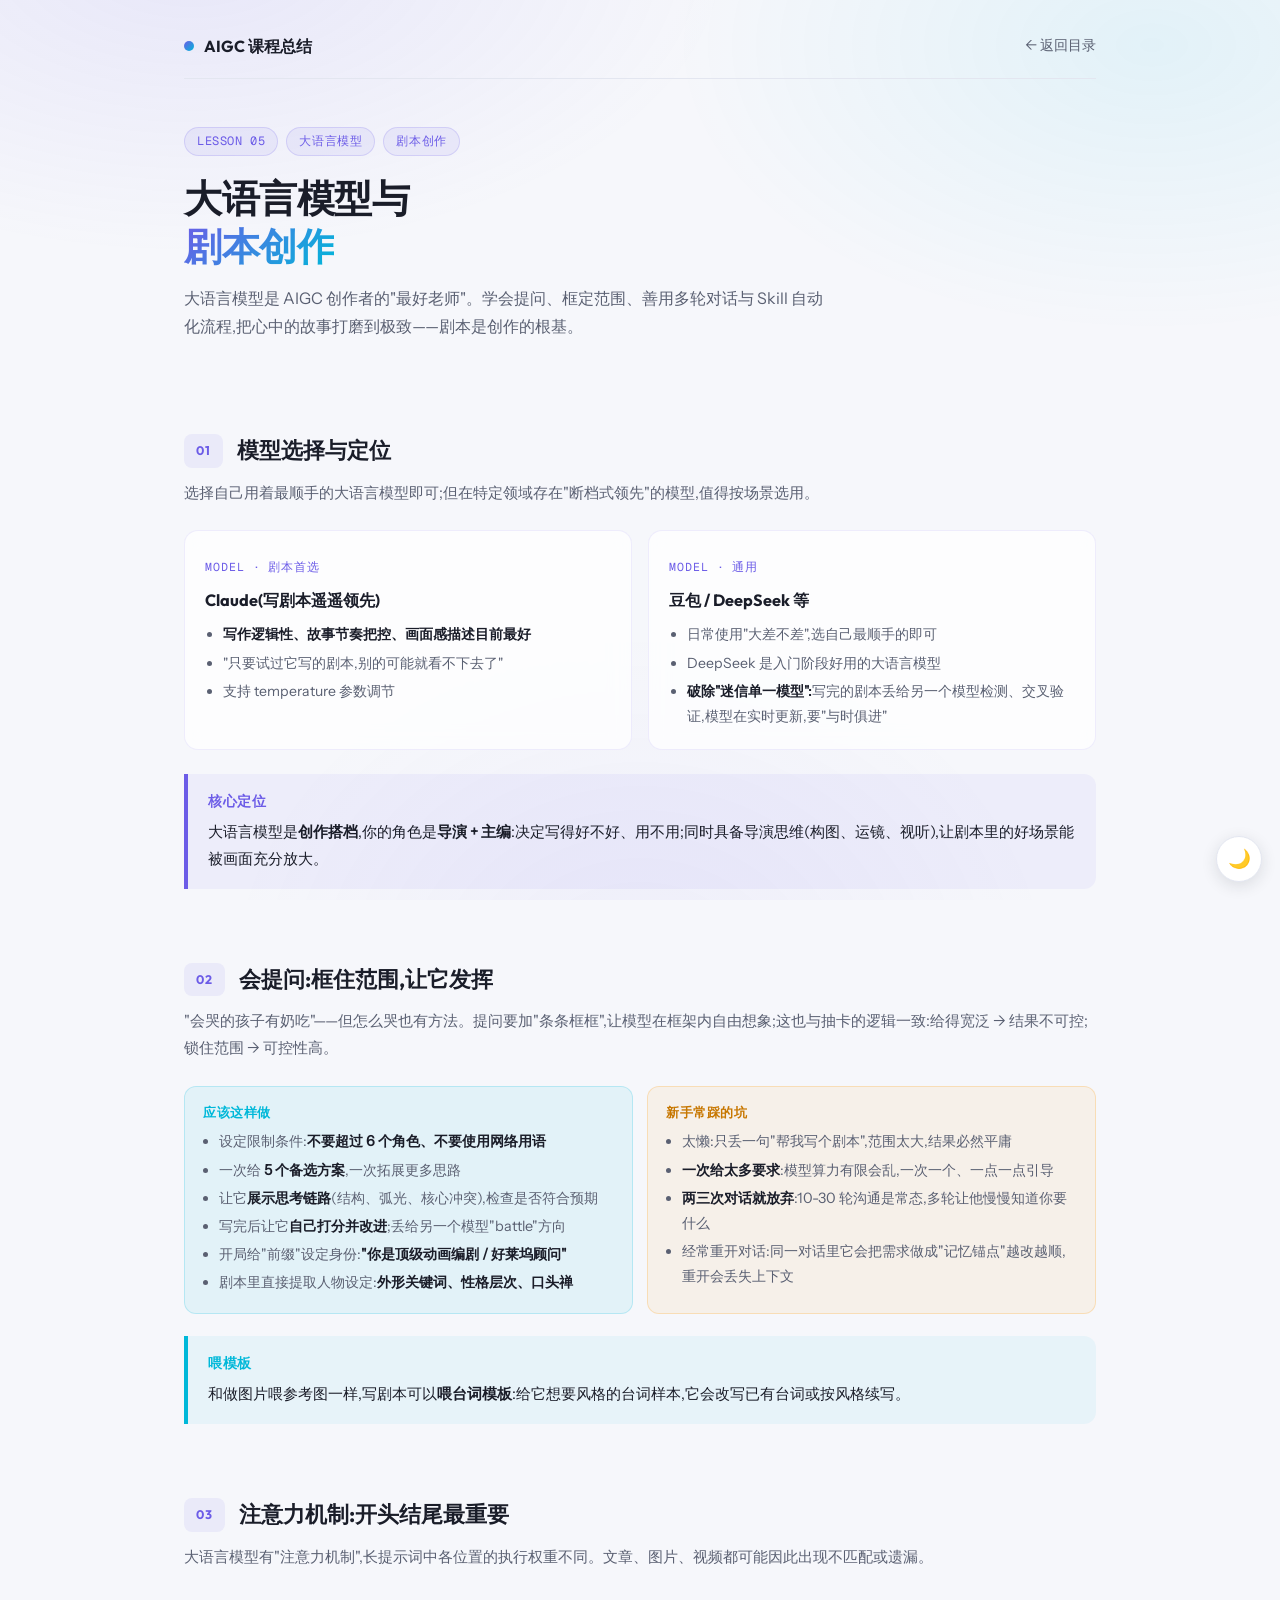
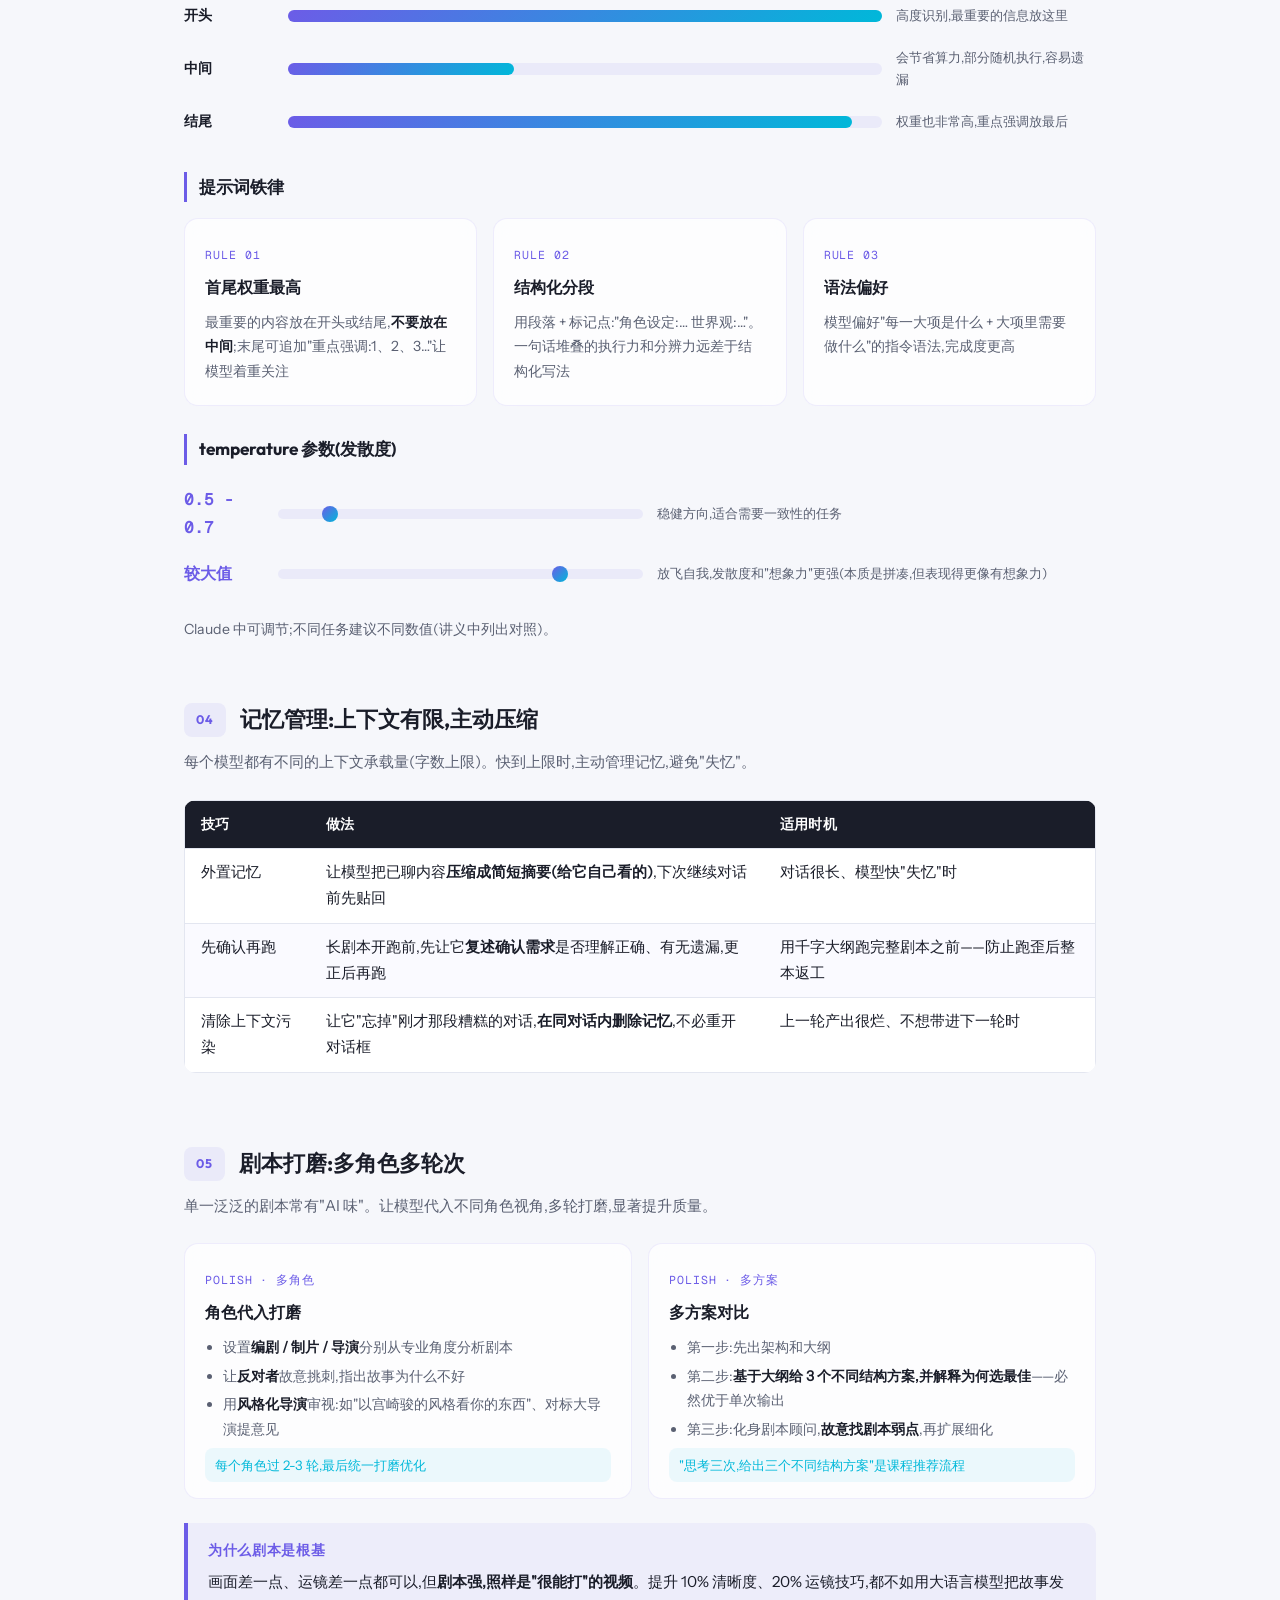
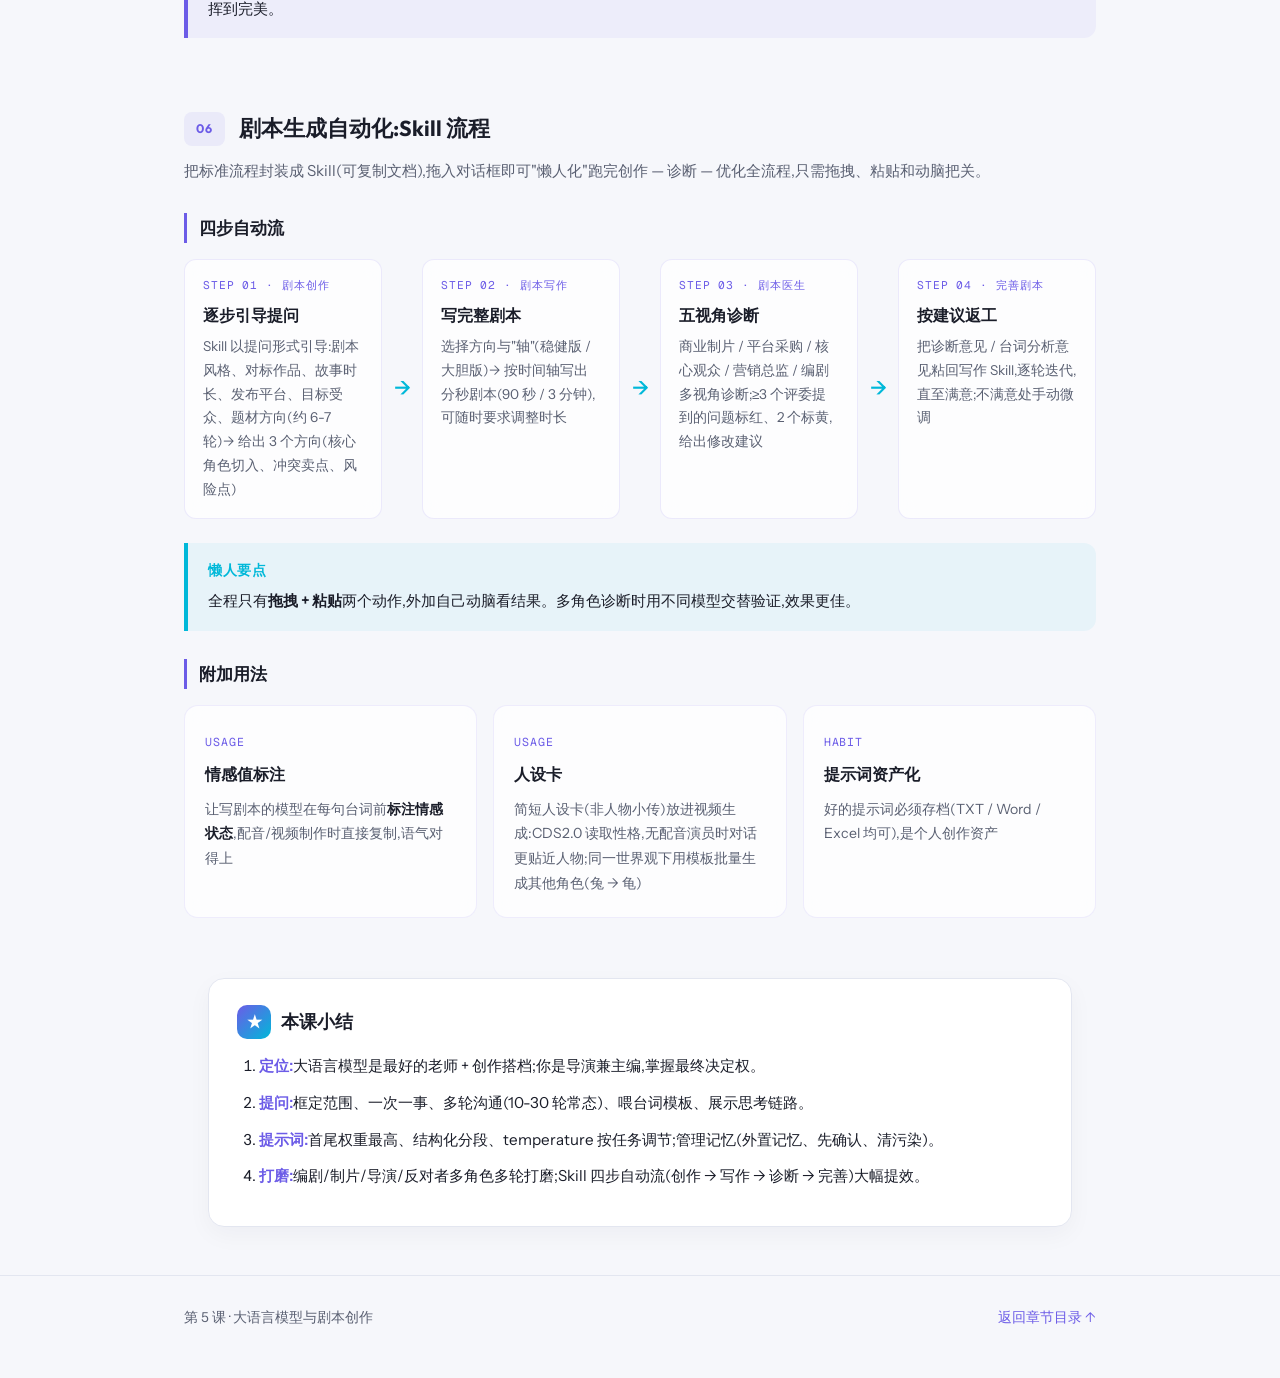
<file: AI-GC-Learning/chapter-05.html>
<!-- Generated by Trae Work -->
<!DOCTYPE html>
<html lang="zh-CN">
<head>
<meta charset="UTF-8">
<meta name="viewport" content="width=device-width, initial-scale=1.0">
<title>第 5 课 · 大语言模型与剧本创作 | AIGC 课程总结</title>
<style>
  @font-face {
    font-family: 'Outfit';
    src: url('./_shared/fonts/Outfit-Regular.ttf') format('truetype');
    font-weight: 400;
  }
  @font-face {
    font-family: 'Outfit';
    src: url('./_shared/fonts/Outfit-Bold.ttf') format('truetype');
    font-weight: 700;
  }
  @font-face {
    font-family: 'Instrument Sans';
    src: url('./_shared/fonts/InstrumentSans-Regular.ttf') format('truetype');
    font-weight: 400;
  }
  @font-face {
    font-family: 'Geist Mono';
    src: url('./_shared/fonts/GeistMono-Regular.ttf') format('truetype');
    font-weight: 400;
  }

  :root {
    --bg: #f6f7fb;
    --bg2: #ffffff;
    --ink: #1a1d29;
    --muted: #5a6072;
    --rule: #e3e6f0;
    --accent: #6c5ce7;
    --accent2: #00b8d9;
    --shadow: rgba(108, 92, 231, 0.10);
    --font-head: 'Outfit', 'Microsoft YaHei', 'PingFang SC', sans-serif;
    --font-body: 'Instrument Sans', 'Microsoft YaHei', 'PingFang SC', sans-serif;
    --font-mono: 'Geist Mono', Consolas, monospace;
  }

  * { margin: 0; padding: 0; box-sizing: border-box; }

  html { scroll-behavior: smooth; }

  body {
    font-family: var(--font-body);
    background: var(--bg);
    color: var(--ink);
    line-height: 1.75;
    font-size: 16px;
  }

  body::before {
    content: '';
    position: fixed;
    inset: 0;
    z-index: -1;
    background:
      radial-gradient(900px 500px at 15% -5%, rgba(108, 92, 231, 0.10), transparent 60%),
      radial-gradient(800px 480px at 90% 5%, rgba(0, 184, 217, 0.08), transparent 60%),
      radial-gradient(700px 600px at 50% 110%, rgba(108, 92, 231, 0.06), transparent 60%);
  }

  .container { max-width: 960px; margin: 0 auto; padding: 0 24px; }

  /* ---------- Header ---------- */
  header { padding: 32px 0 0; }
  .nav {
    display: flex; align-items: center; justify-content: space-between;
    padding-bottom: 18px; border-bottom: 1px solid var(--rule);
  }
  .brand {
    font-family: var(--font-head); font-weight: 700; font-size: 1rem;
    display: flex; align-items: center; gap: 10px; text-decoration: none; color: var(--ink);
  }
  .brand .dot {
    width: 10px; height: 10px; border-radius: 50%;
    background: linear-gradient(135deg, var(--accent), var(--accent2));
  }
  .nav a.back {
    color: var(--muted); text-decoration: none; font-size: 0.9rem; transition: color 0.2s;
  }
  .nav a.back:hover { color: var(--accent); }

  /* ---------- Hero ---------- */
  .hero { padding: 48px 0 40px; }
  .hero .tags { display: flex; gap: 8px; flex-wrap: wrap; margin-bottom: 18px; }
  .hero .tag {
    font-family: var(--font-mono); font-size: 0.75rem; color: var(--accent);
    background: rgba(108, 92, 231, 0.08); border: 1px solid rgba(108, 92, 231, 0.18);
    padding: 3px 12px; border-radius: 999px; letter-spacing: 0.05em;
  }
  .hero h1 {
    font-family: var(--font-head); font-weight: 700;
    font-size: clamp(1.7rem, 4vw, 2.4rem); line-height: 1.25;
    letter-spacing: -0.01em; margin-bottom: 14px;
  }
  .hero h1 .grad {
    background: linear-gradient(135deg, var(--accent), var(--accent2));
    -webkit-background-clip: text; background-clip: text; color: transparent;
  }
  .hero p.sub { color: var(--muted); font-size: 1rem; max-width: 640px; }

  /* ---------- Section ---------- */
  section.chapter { padding: 40px 0 8px; }
  .sec-head { display: flex; align-items: center; gap: 14px; margin-bottom: 10px; }
  .sec-head .idx {
    font-family: var(--font-head); font-weight: 700; font-size: 0.78rem; color: var(--accent);
    background: rgba(108, 92, 231, 0.08); border-radius: 8px; padding: 6px 12px; letter-spacing: 0.06em;
    white-space: nowrap;
  }
  .sec-head h2 { font-family: var(--font-head); font-weight: 700; font-size: 1.35rem; }
  .sec-lead { color: var(--muted); font-size: 0.95rem; margin: 0 0 24px 0; }

  h3.sub {
    font-family: var(--font-head); font-weight: 700; font-size: 1.08rem;
    margin: 28px 0 12px; padding-left: 12px; border-left: 3px solid var(--accent);
  }

  p { margin-bottom: 12px; }
  strong { font-weight: 700; color: var(--ink); }

  .table-wrap {
    overflow-x: auto; overflow-y: auto; max-height: 620px;
    border-radius: 12px; margin: 16px 0 24px;
  }
  table {
    width: 100%; border-collapse: collapse; font-size: 0.92rem; min-width: 560px;
    background: var(--bg2); border: 1px solid var(--rule); border-radius: 12px;
  }
  th {
    background: var(--ink); color: #fff; font-weight: 600; text-align: left;
    padding: 12px 16px; font-size: 0.85rem; letter-spacing: 0.03em; position: sticky; top: 0;
  }
  td { padding: 11px 16px; border-top: 1px solid var(--rule); vertical-align: top; }
  tr:nth-child(even) td { background: rgba(108, 92, 231, 0.03); }
  td .k { font-weight: 700; color: var(--accent); }

  /* ---------- Cards ---------- */
  .grid {
    display: grid; grid-template-columns: repeat(auto-fill, minmax(270px, 1fr));
    gap: 16px; margin: 16px 0 24px;
  }
  .grid.cols2 { grid-template-columns: repeat(auto-fill, minmax(400px, 1fr)); }
  .card {
    background: rgba(255, 255, 255, 0.72); backdrop-filter: blur(10px);
    border: 1px solid rgba(108, 92, 231, 0.10); border-radius: 14px; padding: 20px 20px 16px;
    transition: transform 0.2s, box-shadow 0.2s;
  }
  .card:hover { transform: translateY(-3px); box-shadow: 0 10px 24px var(--shadow); }
  .card .card-tag {
    display: inline-block; font-family: var(--font-mono); font-size: 0.72rem;
    color: var(--accent); letter-spacing: 0.08em; margin-bottom: 8px;
  }
  .card h4 { font-family: var(--font-head); font-weight: 700; font-size: 1.02rem; margin-bottom: 8px; }
  .card p { font-size: 0.88rem; color: var(--muted); margin-bottom: 6px; }
  .card p b { color: var(--ink); font-weight: 600; }
  .card .case {
    font-size: 0.82rem; color: var(--accent2);
    background: rgba(0, 184, 217, 0.07); border-radius: 8px; padding: 6px 10px; margin-top: 6px;
  }
  .card ul { padding-left: 18px; font-size: 0.88rem; color: var(--muted); }
  .card ul li { margin-bottom: 4px; }
  .card ul li b { color: var(--ink); font-weight: 600; }

  /* ---------- Callout ---------- */
  .callout {
    background: rgba(108, 92, 231, 0.06); border-left: 4px solid var(--accent);
    border-radius: 0 12px 12px 0; padding: 16px 20px; margin: 20px 0 24px; font-size: 0.95rem;
  }
  .callout .t {
    font-family: var(--font-head); font-weight: 700; font-size: 0.85rem;
    color: var(--accent); letter-spacing: 0.05em; margin-bottom: 6px;
  }
  .callout.pink { background: rgba(0, 184, 217, 0.06); border-left-color: var(--accent2); }
  .callout.pink .t { color: var(--accent2); }

  /* ---------- Flow ---------- */
  .steps { display: flex; flex-direction: column; gap: 0; margin: 16px 0 24px; }
  .step-flow { display: flex; align-items: stretch; gap: 0; }
  .step-flow .s-node {
    flex: 1; background: rgba(255, 255, 255, 0.72); backdrop-filter: blur(10px);
    border: 1px solid rgba(108, 92, 231, 0.12); border-radius: 12px; padding: 16px 18px;
  }
  .step-flow .s-node .n-tag {
    font-family: var(--font-mono); font-size: 0.7rem; color: var(--accent);
    letter-spacing: 0.08em; margin-bottom: 6px; display: block;
  }
  .step-flow .s-node h4 { font-family: var(--font-head); font-weight: 700; font-size: 0.98rem; margin-bottom: 6px; }
  .step-flow .s-node p { font-size: 0.85rem; color: var(--muted); margin: 0; }
  .step-flow .s-link {
    display: flex; align-items: center; justify-content: center; width: 40px; flex: 0 0 auto;
    color: var(--accent2); font-size: 1.2rem; font-weight: 700;
  }

  /* ---------- Do / Don't ---------- */
  .dosdonts { display: grid; grid-template-columns: 1fr 1fr; gap: 14px; margin: 14px 0 22px; }
  .dd { border-radius: 12px; padding: 14px 18px; font-size: 0.9rem; }
  .dd.do { background: rgba(0, 184, 217, 0.08); border: 1px solid rgba(0, 184, 217, 0.2); }
  .dd.dont { background: rgba(255, 152, 0, 0.07); border: 1px solid rgba(255, 152, 0, 0.22); }
  .dd .t { font-family: var(--font-head); font-weight: 700; font-size: 0.82rem; margin-bottom: 6px; letter-spacing: 0.04em; }
  .dd.do .t { color: var(--accent2); }
  .dd.dont .t { color: #c77700; }
  .dd ul { padding-left: 16px; color: var(--muted); }
  .dd li { margin-bottom: 3px; }
  .dd li b { color: var(--ink); }

  /* ---------- Weight bars ---------- */
  .weights { margin: 16px 0 24px; }
  .weight {
    display: flex; align-items: center; gap: 14px; padding: 9px 0;
  }
  .weight .lbl { flex: 0 0 90px; font-size: 0.9rem; font-weight: 600; }
  .weight .track { flex: 1; height: 12px; border-radius: 999px; background: rgba(108, 92, 231, 0.08); position: relative; }
  .weight .track .fill {
    position: absolute; top: 0; bottom: 0; left: 0; border-radius: 999px;
    background: linear-gradient(135deg, var(--accent), var(--accent2));
  }
  .weight .desc { flex: 0 0 200px; font-size: 0.8rem; color: var(--muted); }

  /* ---------- Temperature ---------- */
  .temp { margin: 12px 0 20px; }
  .temp-row {
    display: flex; align-items: center; gap: 14px; padding: 9px 0;
  }
  .temp-row .range { flex: 0 0 80px; font-family: var(--font-mono); font-weight: 700; color: var(--accent); }
  .temp-row .track { flex: 1; height: 10px; border-radius: 999px; background: rgba(108, 92, 231, 0.08); position: relative; }
  .temp-row .track .pin {
    position: absolute; top: 50%; transform: translateY(-50%);
    width: 16px; height: 16px; border-radius: 50%;
    background: linear-gradient(135deg, var(--accent), var(--accent2));
  }
  .temp-row p { flex: 1.2; font-size: 0.83rem; color: var(--muted); margin: 0; }

  /* ---------- Homework ---------- */
  .homework {
    background: var(--bg2); border: 1px solid var(--rule); border-radius: 16px;
    padding: 26px 28px; margin: 28px 0;
    box-shadow: 0 8px 24px rgba(26, 29, 41, 0.04);
  }
  .homework h3 {
    font-family: var(--font-head); font-weight: 700; font-size: 1.1rem; margin-bottom: 14px;
    display: flex; align-items: center; gap: 10px;
  }
  .homework h3 .icon {
    width: 34px; height: 34px; border-radius: 10px; flex: 0 0 auto;
    background: linear-gradient(135deg, var(--accent), var(--accent2));
    color: #fff; display: flex; align-items: center; justify-content: center;
    font-size: 0.95rem;
  }
  .homework ol { padding-left: 22px; }
  .homework li { margin-bottom: 10px; font-size: 0.95rem; }
  .homework li b { color: var(--accent); }

  /* ---------- Footer ---------- */
  footer {
    margin-top: 48px; padding: 30px 0 48px; border-top: 1px solid var(--rule);
    font-size: 0.85rem; color: var(--muted);
  }
  footer .container { display: flex; justify-content: space-between; gap: 16px; flex-wrap: wrap; }
  footer a { color: var(--accent); text-decoration: none; }
  footer a:hover { text-decoration: underline; }

  @media (max-width: 600px) {
    .container { padding: 0 18px; }
    .hero { padding: 32px 0 28px; }
    .grid.cols2 { grid-template-columns: 1fr; }
    .dosdonts { grid-template-columns: 1fr; }
    .step-flow { flex-direction: column; }
    .step-flow .s-link { transform: rotate(90deg); width: auto; height: 26px; }
    .weight { flex-wrap: wrap; gap: 6px; }
    .weight .desc { flex-basis: 100%; }
    .temp-row { flex-wrap: wrap; gap: 6px; }
    .temp-row p { flex-basis: 100%; }
  }
</style>
<link rel="stylesheet" href="./assets/enhance.css">
</head>
<body>

<header>
  <div class="container">
    <div class="nav">
      <a class="brand" href="./index.html"><span class="dot"></span>AIGC 课程总结</a>
      <a class="back" href="./index.html">← 返回目录</a>
    </div>
  </div>
</header>

<section class="hero">
  <div class="container">
    <div class="tags">
      <span class="tag">LESSON 05</span>
      <span class="tag">大语言模型</span>
      <span class="tag">剧本创作</span>
    </div>
    <h1>大语言模型与<br><span class="grad">剧本创作</span></h1>
    <p class="sub">大语言模型是 AIGC 创作者的"最好老师"。学会提问、框定范围、善用多轮对话与 Skill 自动化流程,把心中的故事打磨到极致——剧本是创作的根基。</p>
  </div>
</section>

<main>
  <div class="container">

    <!-- ============ 一、模型选择 ============ -->
    <section class="chapter" id="model-choice">
      <div class="sec-head"><span class="idx">01</span><h2>模型选择与定位</h2></div>
      <p class="sec-lead">选择自己用着最顺手的大语言模型即可;但在特定领域存在"断档式领先"的模型,值得按场景选用。</p>

      <div class="grid cols2">
        <div class="card">
          <span class="card-tag">MODEL · 剧本首选</span>
          <h4>Claude(写剧本遥遥领先)</h4>
          <ul>
            <li><b>写作逻辑性、故事节奏把控、画面感描述目前最好</b></li>
            <li>"只要试过它写的剧本,别的可能就看不下去了"</li>
            <li>支持 temperature 参数调节</li>
          </ul>
        </div>
        <div class="card">
          <span class="card-tag">MODEL · 通用</span>
          <h4>豆包 / DeepSeek 等</h4>
          <ul>
            <li>日常使用"大差不差",选自己最顺手的即可</li>
            <li>DeepSeek 是入门阶段好用的大语言模型</li>
            <li><b>破除"迷信单一模型":</b>写完的剧本丢给另一个模型检测、交叉验证,模型在实时更新,要"与时俱进"</li>
          </ul>
        </div>
      </div>

      <div class="callout">
        <div class="t">核心定位</div>
        <p style="margin:0">大语言模型是<strong>创作搭档</strong>,你的角色是<strong>导演 + 主编</strong>:决定写得好不好、用不用;同时具备导演思维(构图、运镜、视听),让剧本里的好场景能被画面充分放大。</p>
      </div>
    </section>

    <!-- ============ 二、提问方法论 ============ -->
    <section class="chapter" id="asking">
      <div class="sec-head"><span class="idx">02</span><h2>会提问:框住范围,让它发挥</h2></div>
      <p class="sec-lead">"会哭的孩子有奶吃"——但怎么哭也有方法。提问要加"条条框框",让模型在框架内自由想象;这也与抽卡的逻辑一致:给得宽泛 → 结果不可控;锁住范围 → 可控性高。</p>

      <div class="dosdonts">
        <div class="dd do">
          <div class="t">应该这样做</div>
          <ul>
            <li>设定限制条件:<b>不要超过 6 个角色、不要使用网络用语</b></li>
            <li>一次给 <b>5 个备选方案</b>,一次拓展更多思路</li>
            <li>让它<strong>展示思考链路</strong>(结构、弧光、核心冲突),检查是否符合预期</li>
            <li>写完后让它<b>自己打分并改进</b>;丢给另一个模型"battle"方向</li>
            <li>开局给"前缀"设定身份:<b>"你是顶级动画编剧 / 好莱坞顾问"</b></li>
            <li>剧本里直接提取人物设定:<b>外形关键词、性格层次、口头禅</b></li>
          </ul>
        </div>
        <div class="dd dont">
          <div class="t">新手常踩的坑</div>
          <ul>
            <li>太懒:只丢一句"帮我写个剧本",范围太大,结果必然平庸</li>
            <li><b>一次给太多要求</b>:模型算力有限会乱,一次一个、一点一点引导</li>
            <li><b>两三次对话就放弃</b>:10-30 轮沟通是常态,多轮让他慢慢知道你要什么</li>
            <li>经常重开对话:同一对话里它会把需求做成"记忆锚点"越改越顺,重开会丢失上下文</li>
          </ul>
        </div>
      </div>

      <div class="callout pink">
        <div class="t">喂模板</div>
        <p style="margin:0">和做图片喂参考图一样,写剧本可以<strong>喂台词模板</strong>:给它想要风格的台词样本,它会改写已有台词或按风格续写。</p>
      </div>
    </section>

    <!-- ============ 三、注意力机制与提示词 ============ -->
    <section class="chapter" id="attention">
      <div class="sec-head"><span class="idx">03</span><h2>注意力机制:开头结尾最重要</h2></div>
      <p class="sec-lead">大语言模型有"注意力机制",长提示词中各位置的执行权重不同。文章、图片、视频都可能因此出现不匹配或遗漏。</p>

      <div class="weights">
        <div class="weight">
          <span class="lbl">开头</span>
          <div class="track"><div class="fill" style="width:100%"></div></div>
          <span class="desc">高度识别,最重要的信息放这里</span>
        </div>
        <div class="weight">
          <span class="lbl">中间</span>
          <div class="track"><div class="fill" style="width:38%"></div></div>
          <span class="desc">会节省算力,部分随机执行,容易遗漏</span>
        </div>
        <div class="weight">
          <span class="lbl">结尾</span>
          <div class="track"><div class="fill" style="width:95%"></div></div>
          <span class="desc">权重也非常高,重点强调放最后</span>
        </div>
      </div>

      <h3 class="sub">提示词铁律</h3>
      <div class="grid">
        <div class="card">
          <span class="card-tag">RULE 01</span>
          <h4>首尾权重最高</h4>
          <p>最重要的内容放在开头或结尾,<strong>不要放在中间</strong>;末尾可追加"重点强调:1、2、3…"让模型着重关注</p>
        </div>
        <div class="card">
          <span class="card-tag">RULE 02</span>
          <h4>结构化分段</h4>
          <p>用段落 + 标记点:"角色设定:… 世界观:…"。一句话堆叠的执行力和分辨力远差于结构化写法</p>
        </div>
        <div class="card">
          <span class="card-tag">RULE 03</span>
          <h4>语法偏好</h4>
          <p>模型偏好"每一大项是什么 + 大项里需要做什么"的指令语法,完成度更高</p>
        </div>
      </div>

      <h3 class="sub">temperature 参数(发散度)</h3>
      <div class="temp">
        <div class="temp-row">
          <span class="range">0.5 - 0.7</span>
          <div class="track"><div class="pin" style="left:12%"></div></div>
          <p>稳健方向,适合需要一致性的任务</p>
        </div>
        <div class="temp-row">
          <span class="range">较大值</span>
          <div class="track"><div class="pin" style="left:75%"></div></div>
          <p>放飞自我,发散度和"想象力"更强(本质是拼凑,但表现得更像有想象力)</p>
        </div>
      </div>
      <p style="font-size:0.88rem;color:var(--muted)">Claude 中可调节;不同任务建议不同数值(讲义中列出对照)。</p>
    </section>

    <!-- ============ 四、记忆管理 ============ -->
    <section class="chapter" id="memory">
      <div class="sec-head"><span class="idx">04</span><h2>记忆管理:上下文有限,主动压缩</h2></div>
      <p class="sec-lead">每个模型都有不同的上下文承载量(字数上限)。快到上限时,主动管理记忆,避免"失忆"。</p>

      <div class="table-wrap">
        <table>
          <thead>
            <tr><th>技巧</th><th>做法</th><th>适用时机</th></tr>
          </thead>
          <tbody>
            <tr>
              <td class="k">外置记忆</td>
              <td>让模型把已聊内容<strong>压缩成简短摘要(给它自己看的)</strong>,下次继续对话前先贴回</td>
              <td>对话很长、模型快"失忆"时</td>
            </tr>
            <tr>
              <td class="k">先确认再跑</td>
              <td>长剧本开跑前,先让它<strong>复述确认需求</strong>是否理解正确、有无遗漏,更正后再跑</td>
              <td>用千字大纲跑完整剧本之前——防止跑歪后整本返工</td>
            </tr>
            <tr>
              <td class="k">清除上下文污染</td>
              <td>让它"忘掉"刚才那段糟糕的对话,<strong>在同对话内删除记忆</strong>,不必重开对话框</td>
              <td>上一轮产出很烂、不想带进下一轮时</td>
            </tr>
          </tbody>
        </table>
      </div>
    </section>

    <!-- ============ 五、剧本打磨 ============ -->
    <section class="chapter" id="polish">
      <div class="sec-head"><span class="idx">05</span><h2>剧本打磨:多角色多轮次</h2></div>
      <p class="sec-lead">单一泛泛的剧本常有"AI 味"。让模型代入不同角色视角,多轮打磨,显著提升质量。</p>

      <div class="grid cols2">
        <div class="card">
          <span class="card-tag">POLISH · 多角色</span>
          <h4>角色代入打磨</h4>
          <ul>
            <li>设置<b>编剧 / 制片 / 导演</b>分别从专业角度分析剧本</li>
            <li>让<b>反对者</b>故意挑刺,指出故事为什么不好</li>
            <li>用<b>风格化导演</b>审视:如"以宫崎骏的风格看你的东西"、对标大导演提意见</li>
          </ul>
          <div class="case">每个角色过 2-3 轮,最后统一打磨优化</div>
        </div>
        <div class="card">
          <span class="card-tag">POLISH · 多方案</span>
          <h4>多方案对比</h4>
          <ul>
            <li>第一步:先出架构和大纲</li>
            <li>第二步:<b>基于大纲给 3 个不同结构方案,并解释为何选最佳</b>——必然优于单次输出</li>
            <li>第三步:化身剧本顾问,<b>故意找剧本弱点</b>,再扩展细化</li>
          </ul>
          <div class="case">"思考三次,给出三个不同结构方案"是课程推荐流程</div>
        </div>
      </div>

      <div class="callout">
        <div class="t">为什么剧本是根基</div>
        <p style="margin:0">画面差一点、运镜差一点都可以,但<strong>剧本强,照样是"很能打"的视频</strong>。提升 10% 清晰度、20% 运镜技巧,都不如用大语言模型把故事发挥到完美。</p>
      </div>
    </section>

    <!-- ============ 六、自动化 Skill 流程 ============ -->
    <section class="chapter" id="skill-flow">
      <div class="sec-head"><span class="idx">06</span><h2>剧本生成自动化:Skill 流程</h2></div>
      <p class="sec-lead">把标准流程封装成 Skill(可复制文档),拖入对话框即可"懒人化"跑完创作 — 诊断 — 优化全流程,只需拖拽、粘贴和动脑把关。</p>

      <h3 class="sub">四步自动流</h3>
      <div class="steps">
        <div class="step-flow">
          <div class="s-node">
            <span class="n-tag">STEP 01 · 剧本创作</span>
            <h4>逐步引导提问</h4>
            <p>Skill 以提问形式引导:剧本风格、对标作品、故事时长、发布平台、目标受众、题材方向(约 6-7 轮)→ 给出 3 个方向(核心角色切入、冲突卖点、风险点)</p>
          </div>
          <div class="s-link">→</div>
          <div class="s-node">
            <span class="n-tag">STEP 02 · 剧本写作</span>
            <h4>写完整剧本</h4>
            <p>选择方向与"轴"(稳健版 / 大胆版)→ 按时间轴写出分秒剧本(90 秒 / 3 分钟),可随时要求调整时长</p>
          </div>
          <div class="s-link">→</div>
          <div class="s-node">
            <span class="n-tag">STEP 03 · 剧本医生</span>
            <h4>五视角诊断</h4>
            <p>商业制片 / 平台采购 / 核心观众 / 营销总监 / 编剧多视角诊断;≥3 个评委提到的问题标红、2 个标黄,给出修改建议</p>
          </div>
          <div class="s-link">→</div>
          <div class="s-node">
            <span class="n-tag">STEP 04 · 完善剧本</span>
            <h4>按建议返工</h4>
            <p>把诊断意见 / 台词分析意见粘回写作 Skill,逐轮迭代,直至满意;不满意处手动微调</p>
          </div>
        </div>
      </div>

      <div class="callout pink">
        <div class="t">懒人要点</div>
        <p style="margin:0">全程只有<strong>拖拽 + 粘贴</strong>两个动作,外加自己动脑看结果。多角色诊断时用不同模型交替验证,效果更佳。</p>
      </div>

      <h3 class="sub">附加用法</h3>
      <div class="grid">
        <div class="card">
          <span class="card-tag">USAGE</span>
          <h4>情感值标注</h4>
          <p>让写剧本的模型在每句台词前<b>标注情感状态</b>,配音/视频制作时直接复制,语气对得上</p>
        </div>
        <div class="card">
          <span class="card-tag">USAGE</span>
          <h4>人设卡</h4>
          <p>简短人设卡(非人物小传)放进视频生成:CDS2.0 读取性格,无配音演员时对话更贴近人物;同一世界观下用模板批量生成其他角色(兔 → 龟)</p>
        </div>
        <div class="card">
          <span class="card-tag">HABIT</span>
          <h4>提示词资产化</h4>
          <p>好的提示词必须存档(TXT / Word / Excel 均可),是个人创作资产</p>
        </div>
      </div>
    </section>

    <!-- ============ 小结 ============ -->
    <div class="container">
      <div class="homework">
        <h3><span class="icon">★</span>本课小结</h3>
        <ol>
          <li><b>定位:</b>大语言模型是最好的老师 + 创作搭档;你是导演兼主编,掌握最终决定权。</li>
          <li><b>提问:</b>框定范围、一次一事、多轮沟通(10-30 轮常态)、喂台词模板、展示思考链路。</li>
          <li><b>提示词:</b>首尾权重最高、结构化分段、temperature 按任务调节;管理记忆(外置记忆、先确认、清污染)。</li>
          <li><b>打磨:</b>编剧/制片/导演/反对者多角色多轮打磨;Skill 四步自动流(创作 → 写作 → 诊断 → 完善)大幅提效。</li>
        </ol>
      </div>
    </div>

  </div>
</main>

<footer>
  <div class="container">
    <span>第 5 课 · 大语言模型与剧本创作</span>
    <span><a href="./index.html">返回章节目录 ↑</a></span>
  </div>
</footer>

<script src="./assets/enhance.js"></script>
</body>
</html>
</file>
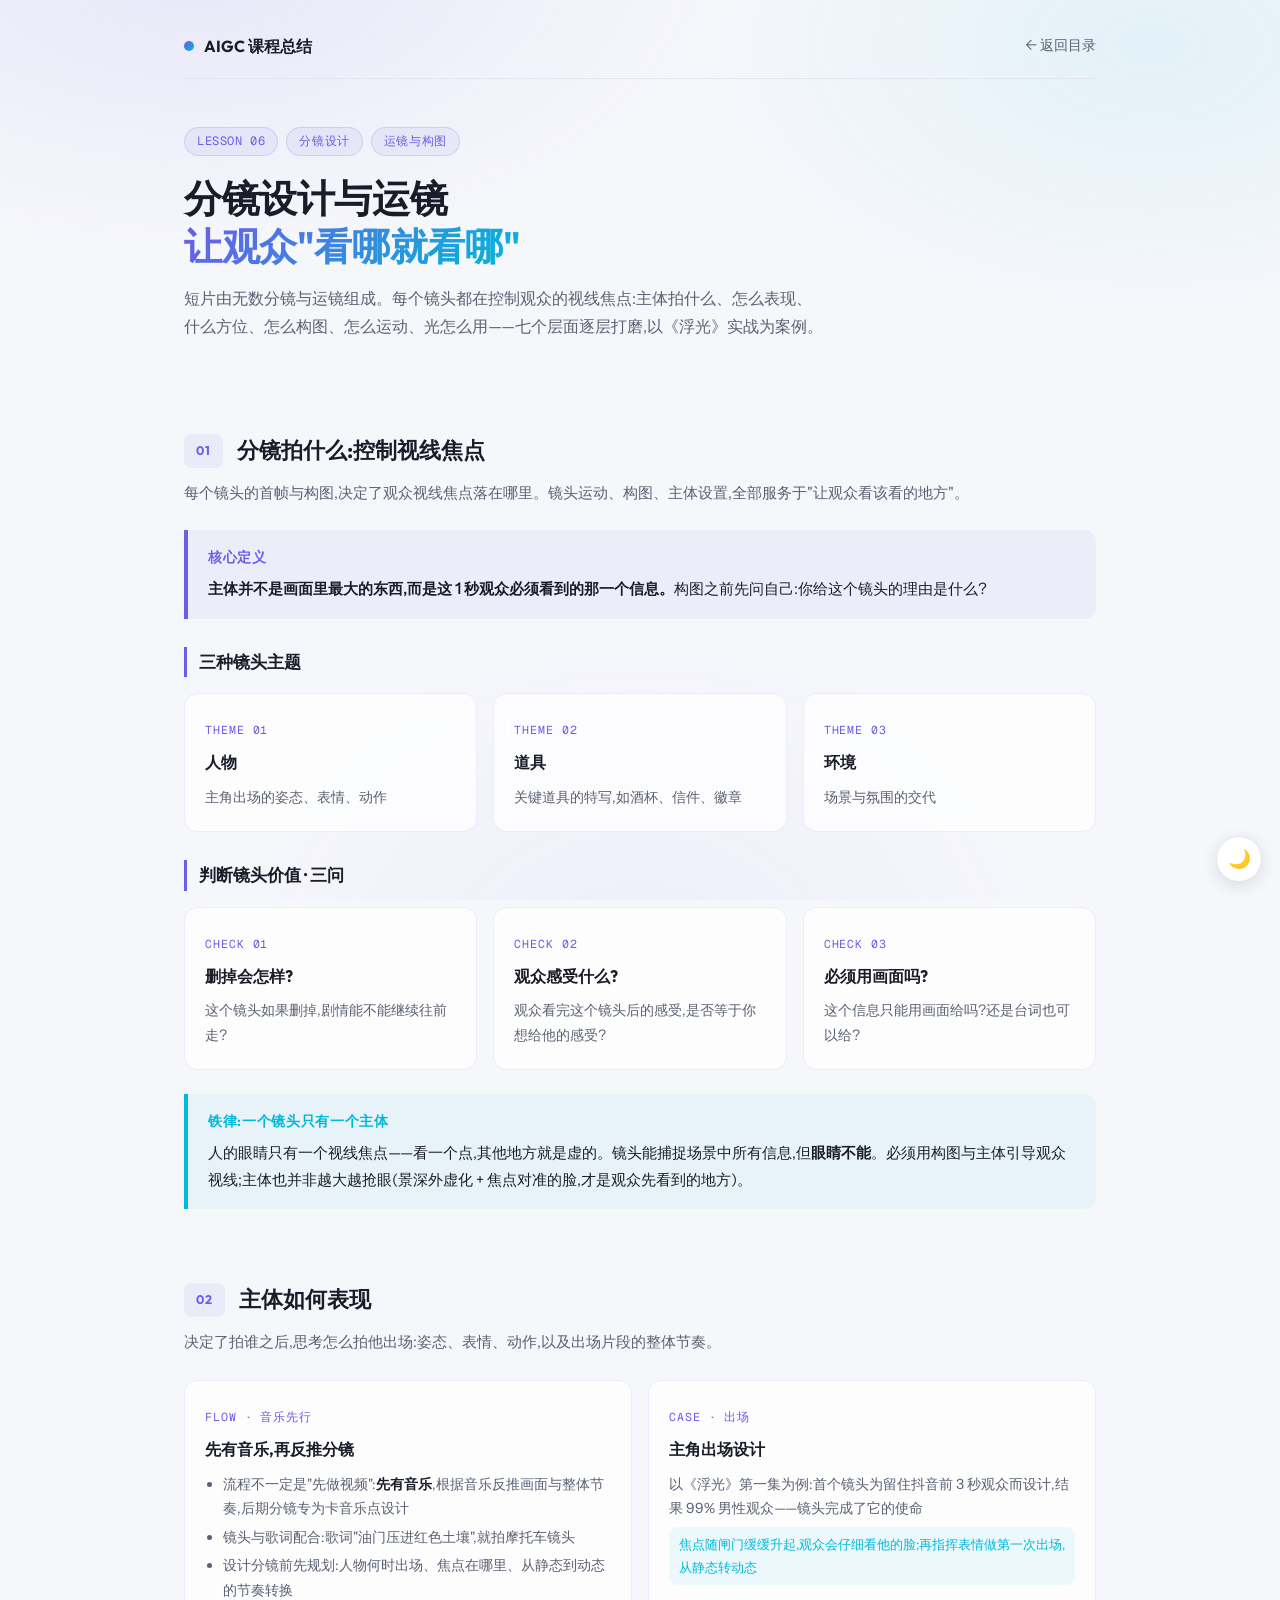
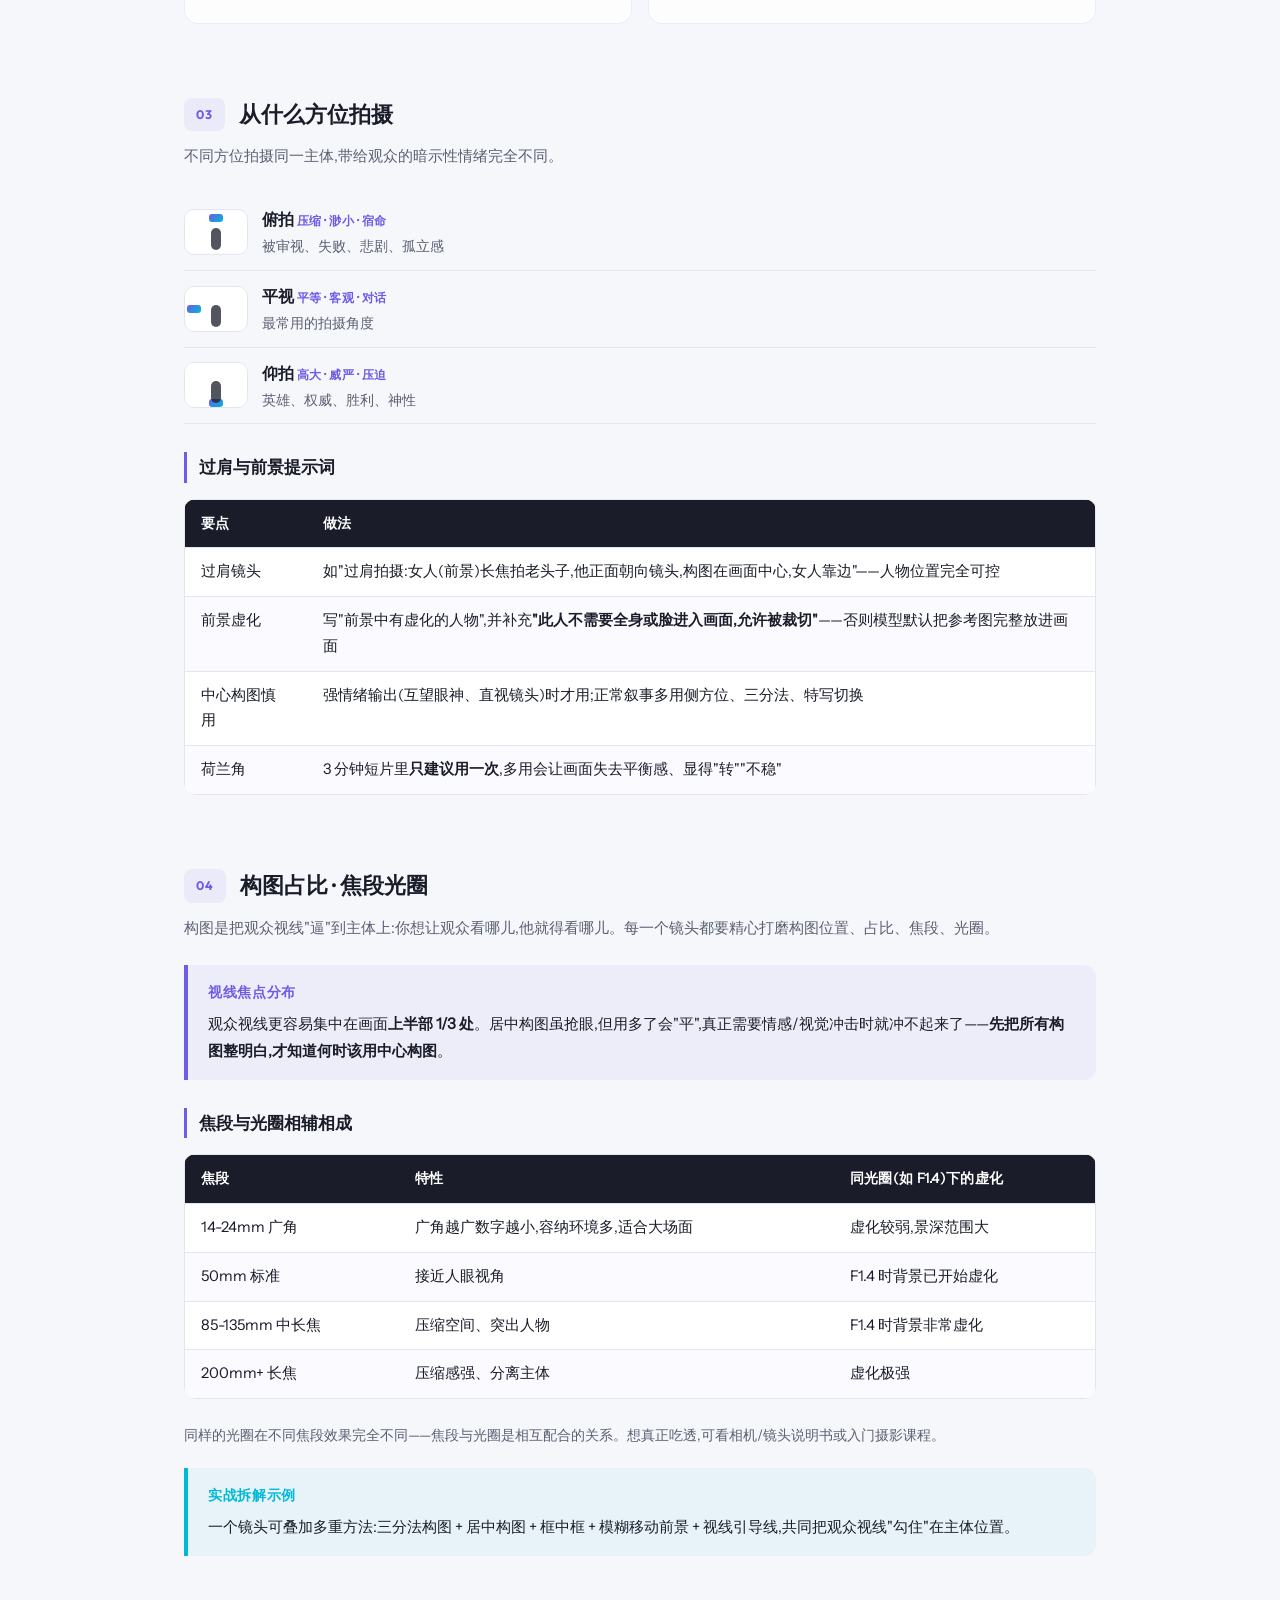
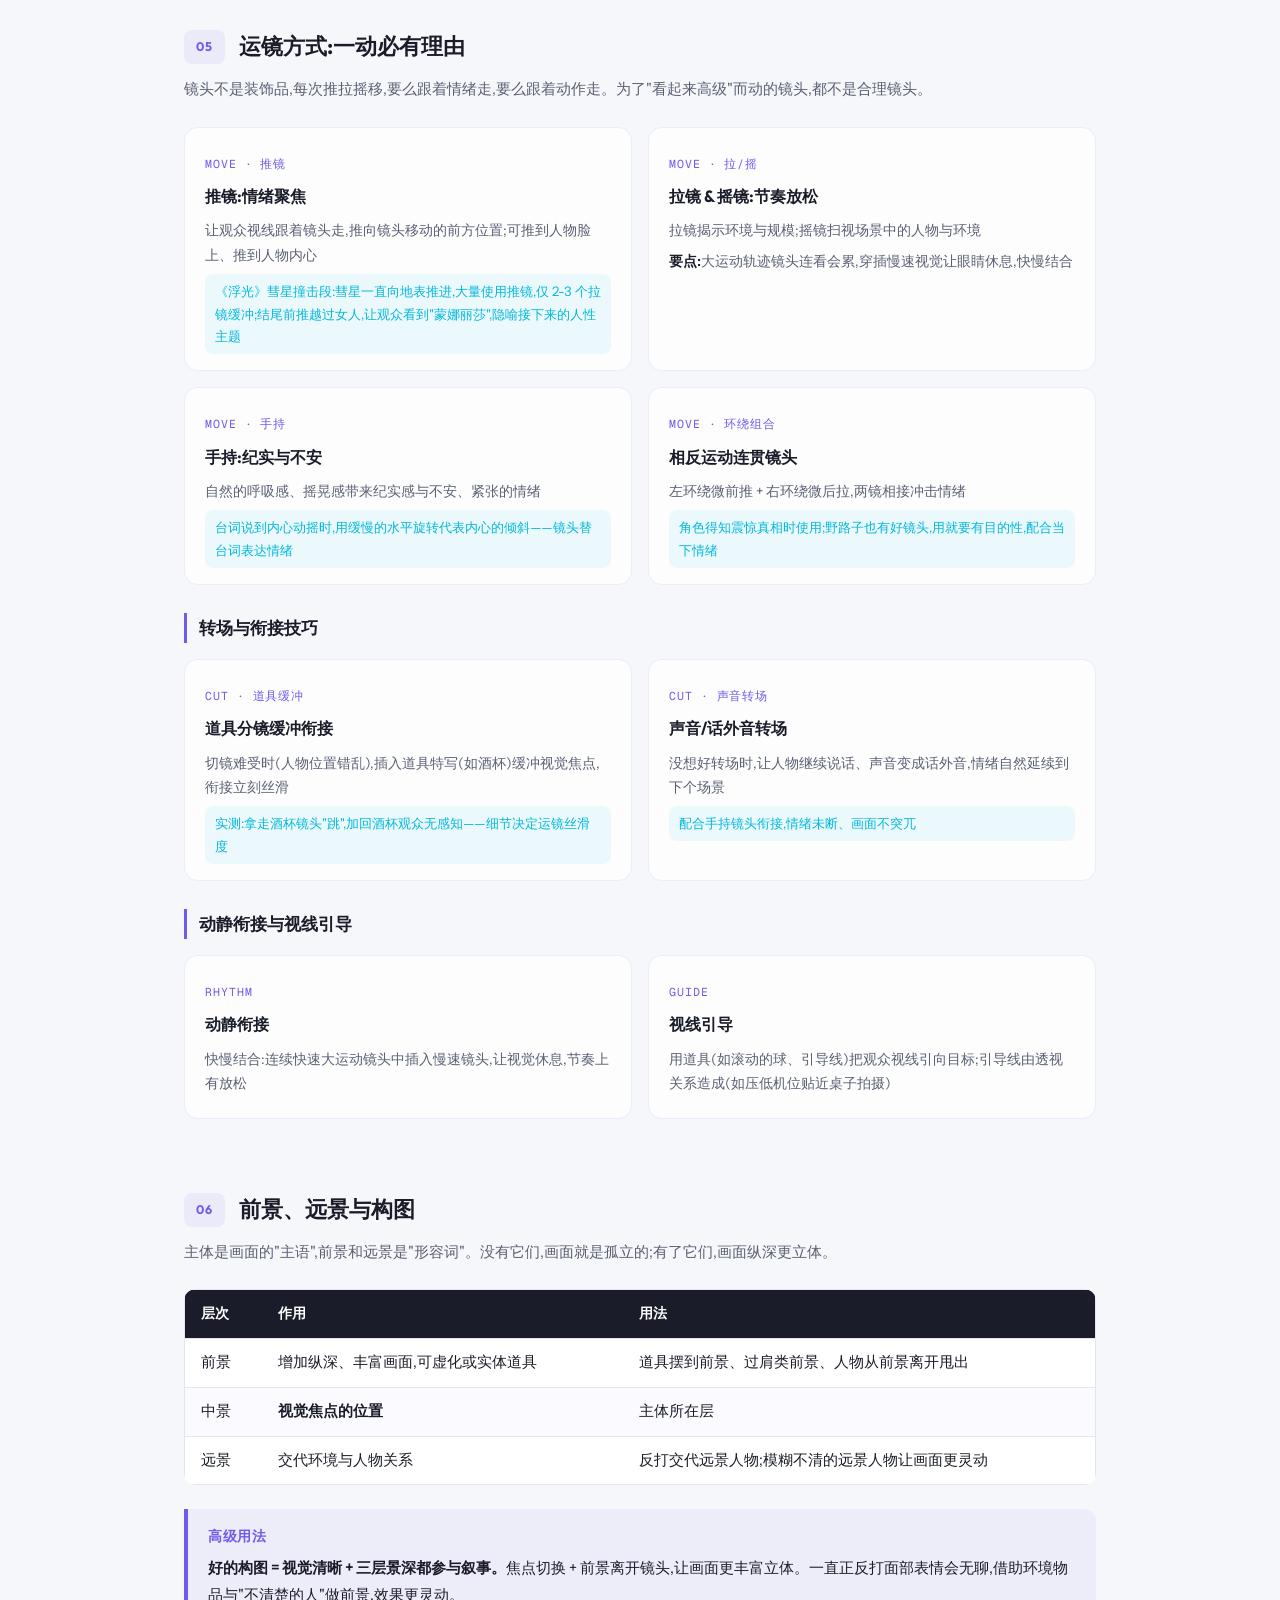
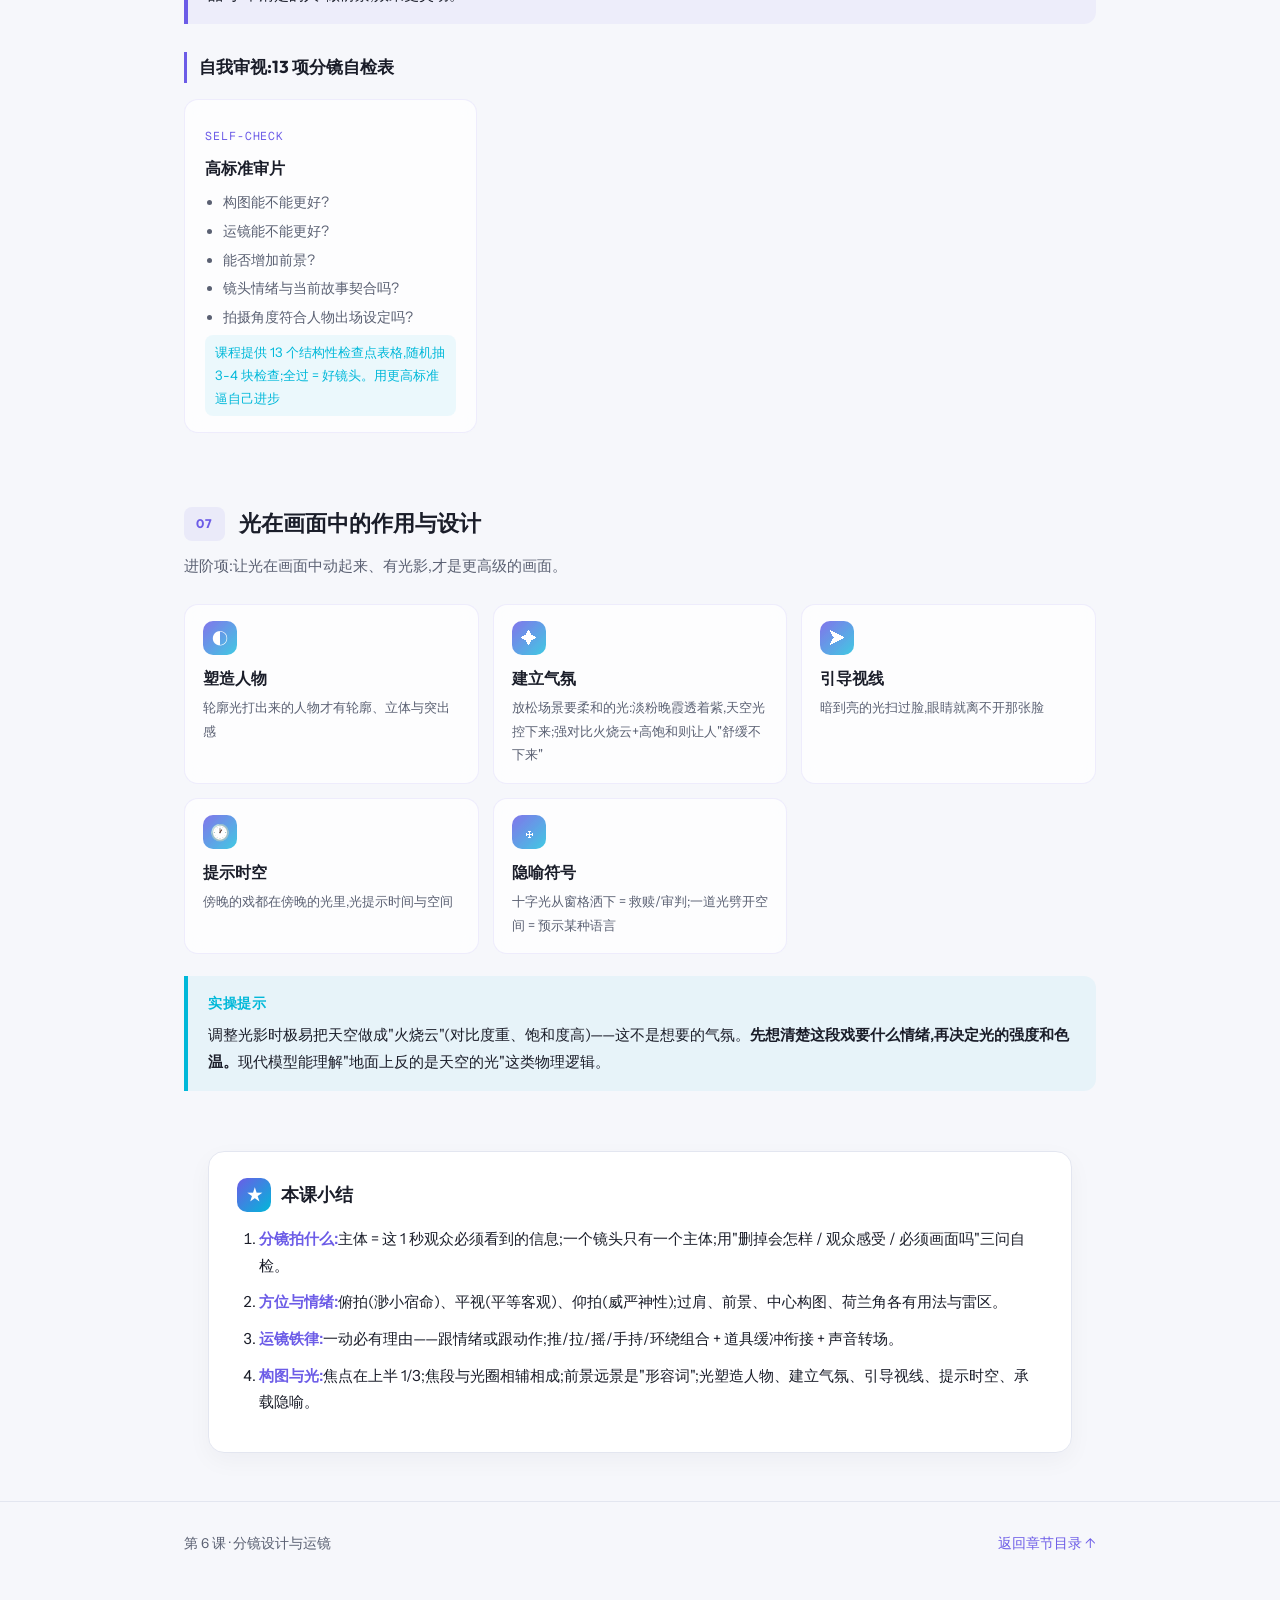
<file: AI-GC-Learning/chapter-06.html>
<!-- Generated by Trae Work -->
<!DOCTYPE html>
<html lang="zh-CN">
<head>
<meta charset="UTF-8">
<meta name="viewport" content="width=device-width, initial-scale=1.0">
<title>第 6 课 · 分镜设计与运镜 | AIGC 课程总结</title>
<style>
  @font-face {
    font-family: 'Outfit';
    src: url('./_shared/fonts/Outfit-Regular.ttf') format('truetype');
    font-weight: 400;
  }
  @font-face {
    font-family: 'Outfit';
    src: url('./_shared/fonts/Outfit-Bold.ttf') format('truetype');
    font-weight: 700;
  }
  @font-face {
    font-family: 'Instrument Sans';
    src: url('./_shared/fonts/InstrumentSans-Regular.ttf') format('truetype');
    font-weight: 400;
  }
  @font-face {
    font-family: 'Geist Mono';
    src: url('./_shared/fonts/GeistMono-Regular.ttf') format('truetype');
    font-weight: 400;
  }

  :root {
    --bg: #f6f7fb;
    --bg2: #ffffff;
    --ink: #1a1d29;
    --muted: #5a6072;
    --rule: #e3e6f0;
    --accent: #6c5ce7;
    --accent2: #00b8d9;
    --shadow: rgba(108, 92, 231, 0.10);
    --font-head: 'Outfit', 'Microsoft YaHei', 'PingFang SC', sans-serif;
    --font-body: 'Instrument Sans', 'Microsoft YaHei', 'PingFang SC', sans-serif;
    --font-mono: 'Geist Mono', Consolas, monospace;
  }

  * { margin: 0; padding: 0; box-sizing: border-box; }

  html { scroll-behavior: smooth; }

  body {
    font-family: var(--font-body);
    background: var(--bg);
    color: var(--ink);
    line-height: 1.75;
    font-size: 16px;
  }

  body::before {
    content: '';
    position: fixed;
    inset: 0;
    z-index: -1;
    background:
      radial-gradient(900px 500px at 15% -5%, rgba(108, 92, 231, 0.10), transparent 60%),
      radial-gradient(800px 480px at 90% 5%, rgba(0, 184, 217, 0.08), transparent 60%),
      radial-gradient(700px 600px at 50% 110%, rgba(108, 92, 231, 0.06), transparent 60%);
  }

  .container { max-width: 960px; margin: 0 auto; padding: 0 24px; }

  header { padding: 32px 0 0; }
  .nav {
    display: flex; align-items: center; justify-content: space-between;
    padding-bottom: 18px; border-bottom: 1px solid var(--rule);
  }
  .brand {
    font-family: var(--font-head); font-weight: 700; font-size: 1rem;
    display: flex; align-items: center; gap: 10px; text-decoration: none; color: var(--ink);
  }
  .brand .dot {
    width: 10px; height: 10px; border-radius: 50%;
    background: linear-gradient(135deg, var(--accent), var(--accent2));
  }
  .nav a.back {
    color: var(--muted); text-decoration: none; font-size: 0.9rem; transition: color 0.2s;
  }
  .nav a.back:hover { color: var(--accent); }

  .hero { padding: 48px 0 40px; }
  .hero .tags { display: flex; gap: 8px; flex-wrap: wrap; margin-bottom: 18px; }
  .hero .tag {
    font-family: var(--font-mono); font-size: 0.75rem; color: var(--accent);
    background: rgba(108, 92, 231, 0.08); border: 1px solid rgba(108, 92, 231, 0.18);
    padding: 3px 12px; border-radius: 999px; letter-spacing: 0.05em;
  }
  .hero h1 {
    font-family: var(--font-head); font-weight: 700;
    font-size: clamp(1.7rem, 4vw, 2.4rem); line-height: 1.25;
    letter-spacing: -0.01em; margin-bottom: 14px;
  }
  .hero h1 .grad {
    background: linear-gradient(135deg, var(--accent), var(--accent2));
    -webkit-background-clip: text; background-clip: text; color: transparent;
  }
  .hero p.sub { color: var(--muted); font-size: 1rem; max-width: 640px; }

  section.chapter { padding: 40px 0 8px; }
  .sec-head { display: flex; align-items: center; gap: 14px; margin-bottom: 10px; }
  .sec-head .idx {
    font-family: var(--font-head); font-weight: 700; font-size: 0.78rem; color: var(--accent);
    background: rgba(108, 92, 231, 0.08); border-radius: 8px; padding: 6px 12px; letter-spacing: 0.06em;
    white-space: nowrap;
  }
  .sec-head h2 { font-family: var(--font-head); font-weight: 700; font-size: 1.35rem; }
  .sec-lead { color: var(--muted); font-size: 0.95rem; margin: 0 0 24px 0; }

  h3.sub {
    font-family: var(--font-head); font-weight: 700; font-size: 1.08rem;
    margin: 28px 0 12px; padding-left: 12px; border-left: 3px solid var(--accent);
  }

  p { margin-bottom: 12px; }
  strong { font-weight: 700; color: var(--ink); }

  .table-wrap {
    overflow-x: auto; overflow-y: auto; max-height: 620px;
    border-radius: 12px; margin: 16px 0 24px;
  }
  table {
    width: 100%; border-collapse: collapse; font-size: 0.92rem; min-width: 560px;
    background: var(--bg2); border: 1px solid var(--rule); border-radius: 12px;
  }
  th {
    background: var(--ink); color: #fff; font-weight: 600; text-align: left;
    padding: 12px 16px; font-size: 0.85rem; letter-spacing: 0.03em; position: sticky; top: 0;
  }
  td { padding: 11px 16px; border-top: 1px solid var(--rule); vertical-align: top; }
  tr:nth-child(even) td { background: rgba(108, 92, 231, 0.03); }
  td .k { font-weight: 700; color: var(--accent); }

  .grid {
    display: grid; grid-template-columns: repeat(auto-fill, minmax(270px, 1fr));
    gap: 16px; margin: 16px 0 24px;
  }
  .grid.cols2 { grid-template-columns: repeat(auto-fill, minmax(400px, 1fr)); }
  .card {
    background: rgba(255, 255, 255, 0.72); backdrop-filter: blur(10px);
    border: 1px solid rgba(108, 92, 231, 0.10); border-radius: 14px; padding: 20px 20px 16px;
    transition: transform 0.2s, box-shadow 0.2s;
  }
  .card:hover { transform: translateY(-3px); box-shadow: 0 10px 24px var(--shadow); }
  .card .card-tag {
    display: inline-block; font-family: var(--font-mono); font-size: 0.72rem;
    color: var(--accent); letter-spacing: 0.08em; margin-bottom: 8px;
  }
  .card h4 { font-family: var(--font-head); font-weight: 700; font-size: 1.02rem; margin-bottom: 8px; }
  .card p { font-size: 0.88rem; color: var(--muted); margin-bottom: 6px; }
  .card p b { color: var(--ink); font-weight: 600; }
  .card .case {
    font-size: 0.82rem; color: var(--accent2);
    background: rgba(0, 184, 217, 0.07); border-radius: 8px; padding: 6px 10px; margin-top: 6px;
  }
  .card ul { padding-left: 18px; font-size: 0.88rem; color: var(--muted); }
  .card ul li { margin-bottom: 4px; }
  .card ul li b { color: var(--ink); font-weight: 600; }

  .callout {
    background: rgba(108, 92, 231, 0.06); border-left: 4px solid var(--accent);
    border-radius: 0 12px 12px 0; padding: 16px 20px; margin: 20px 0 24px; font-size: 0.95rem;
  }
  .callout .t {
    font-family: var(--font-head); font-weight: 700; font-size: 0.85rem;
    color: var(--accent); letter-spacing: 0.05em; margin-bottom: 6px;
  }
  .callout.pink { background: rgba(0, 184, 217, 0.06); border-left-color: var(--accent2); }
  .callout.pink .t { color: var(--accent2); }

  /* ---------- Angle model ---------- */
  .angle-row {
    display: flex; align-items: center; gap: 14px; padding: 11px 0;
    border-bottom: 1px solid var(--rule);
  }
  .angle-row:last-child { border-bottom: none; }
  .angle-ico {
    flex: 0 0 64px; height: 46px; border-radius: 10px; position: relative;
    background: var(--bg2); border: 1px solid var(--rule); overflow: hidden;
  }
  .angle-ico .cam {
    position: absolute; width: 14px; height: 8px; border-radius: 3px;
    background: linear-gradient(135deg, var(--accent), var(--accent2));
  }
  .angle-ico .subject {
    position: absolute; left: 50%; bottom: 4px; transform: translateX(-50%);
    width: 10px; height: 22px; border-radius: 5px; background: var(--ink); opacity: 0.75;
  }
  .angle-info h4 { font-family: var(--font-head); font-weight: 700; font-size: 1rem; }
  .angle-info .m { font-size: 0.78rem; color: var(--accent); font-weight: 600; letter-spacing: 0.04em; }
  .angle-info p { font-size: 0.85rem; color: var(--muted); margin: 2px 0 0; }

  /* ---------- Flow ---------- */
  .step-flow { display: flex; align-items: stretch; gap: 0; margin: 16px 0 24px; }
  .step-flow .s-node {
    flex: 1; background: rgba(255, 255, 255, 0.72); backdrop-filter: blur(10px);
    border: 1px solid rgba(108, 92, 231, 0.12); border-radius: 12px; padding: 16px 18px;
  }
  .step-flow .s-node .n-tag {
    font-family: var(--font-mono); font-size: 0.7rem; color: var(--accent);
    letter-spacing: 0.08em; margin-bottom: 6px; display: block;
  }
  .step-flow .s-node h4 { font-family: var(--font-head); font-weight: 700; font-size: 0.98rem; margin-bottom: 6px; }
  .step-flow .s-node p { font-size: 0.85rem; color: var(--muted); margin: 0; }
  .step-flow .s-link {
    display: flex; align-items: center; justify-content: center; width: 40px; flex: 0 0 auto;
    color: var(--accent2); font-size: 1.2rem; font-weight: 700;
  }

  /* ---------- Light roles ---------- */
  .light-grid { display: grid; grid-template-columns: repeat(auto-fill, minmax(220px, 1fr)); gap: 14px; margin: 14px 0 22px; }
  .light-card {
    background: rgba(255, 255, 255, 0.72); backdrop-filter: blur(10px);
    border: 1px solid rgba(108, 92, 231, 0.10); border-radius: 14px; padding: 16px 18px;
  }
  .light-card .ico {
    width: 34px; height: 34px; border-radius: 10px; margin-bottom: 10px;
    background: linear-gradient(135deg, rgba(108, 92, 231, 0.85), rgba(0, 184, 217, 0.75));
    display: flex; align-items: center; justify-content: center; color: #fff; font-size: 1rem;
  }
  .light-card h4 { font-family: var(--font-head); font-weight: 700; font-size: 0.98rem; margin-bottom: 4px; }
  .light-card p { font-size: 0.84rem; color: var(--muted); margin: 0; }

  /* ---------- Homework ---------- */
  .homework {
    background: var(--bg2); border: 1px solid var(--rule); border-radius: 16px;
    padding: 26px 28px; margin: 28px 0;
    box-shadow: 0 8px 24px rgba(26, 29, 41, 0.04);
  }
  .homework h3 {
    font-family: var(--font-head); font-weight: 700; font-size: 1.1rem; margin-bottom: 14px;
    display: flex; align-items: center; gap: 10px;
  }
  .homework h3 .icon {
    width: 34px; height: 34px; border-radius: 10px; flex: 0 0 auto;
    background: linear-gradient(135deg, var(--accent), var(--accent2));
    color: #fff; display: flex; align-items: center; justify-content: center;
    font-size: 0.95rem;
  }
  .homework ol { padding-left: 22px; }
  .homework li { margin-bottom: 10px; font-size: 0.95rem; }
  .homework li b { color: var(--accent); }

  footer {
    margin-top: 48px; padding: 30px 0 48px; border-top: 1px solid var(--rule);
    font-size: 0.85rem; color: var(--muted);
  }
  footer .container { display: flex; justify-content: space-between; gap: 16px; flex-wrap: wrap; }
  footer a { color: var(--accent); text-decoration: none; }
  footer a:hover { text-decoration: underline; }

  @media (max-width: 600px) {
    .container { padding: 0 18px; }
    .hero { padding: 32px 0 28px; }
    .grid.cols2 { grid-template-columns: 1fr; }
    .step-flow { flex-direction: column; }
    .step-flow .s-link { transform: rotate(90deg); width: auto; height: 26px; }
  }
</style>
<link rel="stylesheet" href="./assets/enhance.css">
</head>
<body>

<header>
  <div class="container">
    <div class="nav">
      <a class="brand" href="./index.html"><span class="dot"></span>AIGC 课程总结</a>
      <a class="back" href="./index.html">← 返回目录</a>
    </div>
  </div>
</header>

<section class="hero">
  <div class="container">
    <div class="tags">
      <span class="tag">LESSON 06</span>
      <span class="tag">分镜设计</span>
      <span class="tag">运镜与构图</span>
    </div>
    <h1>分镜设计与运镜<br><span class="grad">让观众"看哪就看哪"</span></h1>
    <p class="sub">短片由无数分镜与运镜组成。每个镜头都在控制观众的视线焦点:主体拍什么、怎么表现、什么方位、怎么构图、怎么运动、光怎么用——七个层面逐层打磨,以《浮光》实战为案例。</p>
  </div>
</section>

<main>
  <div class="container">

    <!-- ============ 一、拍什么 ============ -->
    <section class="chapter" id="subject">
      <div class="sec-head"><span class="idx">01</span><h2>分镜拍什么:控制视线焦点</h2></div>
      <p class="sec-lead">每个镜头的首帧与构图,决定了观众视线焦点落在哪里。镜头运动、构图、主体设置,全部服务于"让观众看该看的地方"。</p>

      <div class="callout">
        <div class="t">核心定义</div>
        <p style="margin:0"><strong>主体并不是画面里最大的东西,而是这 1 秒观众必须看到的那一个信息。</strong>构图之前先问自己:你给这个镜头的理由是什么?</p>
      </div>

      <h3 class="sub">三种镜头主题</h3>
      <div class="grid">
        <div class="card">
          <span class="card-tag">THEME 01</span>
          <h4>人物</h4>
          <p>主角出场的姿态、表情、动作</p>
        </div>
        <div class="card">
          <span class="card-tag">THEME 02</span>
          <h4>道具</h4>
          <p>关键道具的特写,如酒杯、信件、徽章</p>
        </div>
        <div class="card">
          <span class="card-tag">THEME 03</span>
          <h4>环境</h4>
          <p>场景与氛围的交代</p>
        </div>
      </div>

      <h3 class="sub">判断镜头价值 · 三问</h3>
      <div class="grid">
        <div class="card">
          <span class="card-tag">CHECK 01</span>
          <h4>删掉会怎样?</h4>
          <p>这个镜头如果删掉,剧情能不能继续往前走?</p>
        </div>
        <div class="card">
          <span class="card-tag">CHECK 02</span>
          <h4>观众感受什么?</h4>
          <p>观众看完这个镜头后的感受,是否等于你想给他的感受?</p>
        </div>
        <div class="card">
          <span class="card-tag">CHECK 03</span>
          <h4>必须用画面吗?</h4>
          <p>这个信息只能用画面给吗?还是台词也可以给?</p>
        </div>
      </div>

      <div class="callout pink">
        <div class="t">铁律:一个镜头只有一个主体</div>
        <p style="margin:0">人的眼睛只有一个视线焦点——看一个点,其他地方就是虚的。镜头能捕捉场景中所有信息,但<strong>眼睛不能</strong>。必须用构图与主体引导观众视线;主体也并非越大越抢眼(景深外虚化 + 焦点对准的脸,才是观众先看到的地方)。</p>
      </div>
    </section>

    <!-- ============ 二、主体如何表现 ============ -->
    <section class="chapter" id="expression">
      <div class="sec-head"><span class="idx">02</span><h2>主体如何表现</h2></div>
      <p class="sec-lead">决定了拍谁之后,思考怎么拍他出场:姿态、表情、动作,以及出场片段的整体节奏。</p>

      <div class="grid cols2">
        <div class="card">
          <span class="card-tag">FLOW · 音乐先行</span>
          <h4>先有音乐,再反推分镜</h4>
          <ul>
            <li>流程不一定是"先做视频":<b>先有音乐</b>,根据音乐反推画面与整体节奏,后期分镜专为卡音乐点设计</li>
            <li>镜头与歌词配合:歌词"油门压进红色土壤",就拍摩托车镜头</li>
            <li>设计分镜前先规划:人物何时出场、焦点在哪里、从静态到动态的节奏转换</li>
          </ul>
        </div>
        <div class="card">
          <span class="card-tag">CASE · 出场</span>
          <h4>主角出场设计</h4>
          <p>以《浮光》第一集为例:首个镜头为留住抖音前 3 秒观众而设计,结果 99% 男性观众——镜头完成了它的使命</p>
          <div class="case">焦点随闸门缓缓升起,观众会仔细看他的脸;再指挥表情做第一次出场,从静态转动态</div>
        </div>
      </div>
    </section>

    <!-- ============ 三、从什么方位拍摄 ============ -->
    <section class="chapter" id="angle">
      <div class="sec-head"><span class="idx">03</span><h2>从什么方位拍摄</h2></div>
      <p class="sec-lead">不同方位拍摄同一主体,带给观众的暗示性情绪完全不同。</p>

      <div class="angle-row">
        <div class="angle-ico"><div class="cam" style="top:4px;left:50%;transform:translateX(-50%)"></div><div class="subject"></div></div>
        <div class="angle-info">
          <h4>俯拍 <span class="m">压缩 · 渺小 · 宿命</span></h4>
          <p>被审视、失败、悲剧、孤立感</p>
        </div>
      </div>
      <div class="angle-row">
        <div class="angle-ico"><div class="cam" style="top:18px;left:2px"></div><div class="subject"></div></div>
        <div class="angle-info">
          <h4>平视 <span class="m">平等 · 客观 · 对话</span></h4>
          <p>最常用的拍摄角度</p>
        </div>
      </div>
      <div class="angle-row">
        <div class="angle-ico"><div class="cam" style="bottom:0;left:50%;transform:translateX(-50%)"></div><div class="subject"></div></div>
        <div class="angle-info">
          <h4>仰拍 <span class="m">高大 · 威严 · 压迫</span></h4>
          <p>英雄、权威、胜利、神性</p>
        </div>
      </div>

      <h3 class="sub">过肩与前景提示词</h3>
      <div class="table-wrap">
        <table>
          <thead>
            <tr><th>要点</th><th>做法</th></tr>
          </thead>
          <tbody>
            <tr>
              <td class="k">过肩镜头</td>
              <td>如"过肩拍摄:女人(前景)长焦拍老头子,他正面朝向镜头,构图在画面中心,女人靠边"——人物位置完全可控</td>
            </tr>
            <tr>
              <td class="k">前景虚化</td>
              <td>写"前景中有虚化的人物",并补充<strong>"此人不需要全身或脸进入画面,允许被裁切"</strong>——否则模型默认把参考图完整放进画面</td>
            </tr>
            <tr>
              <td class="k">中心构图慎用</td>
              <td>强情绪输出(互望眼神、直视镜头)时才用;正常叙事多用侧方位、三分法、特写切换</td>
            </tr>
            <tr>
              <td class="k">荷兰角</td>
              <td>3 分钟短片里<strong>只建议用一次</strong>,多用会让画面失去平衡感、显得"转""不稳"</td>
            </tr>
          </tbody>
        </table>
      </div>
    </section>

    <!-- ============ 四、构图占比焦段光圈 ============ -->
    <section class="chapter" id="composition">
      <div class="sec-head"><span class="idx">04</span><h2>构图占比 · 焦段光圈</h2></div>
      <p class="sec-lead">构图是把观众视线"逼"到主体上:你想让观众看哪儿,他就得看哪儿。每一个镜头都要精心打磨构图位置、占比、焦段、光圈。</p>

      <div class="callout">
        <div class="t">视线焦点分布</div>
        <p style="margin:0">观众视线更容易集中在画面<strong>上半部 1/3 处</strong>。居中构图虽抢眼,但用多了会"平",真正需要情感/视觉冲击时就冲不起来了——<strong>先把所有构图整明白,才知道何时该用中心构图</strong>。</p>
      </div>

      <h3 class="sub">焦段与光圈相辅相成</h3>
      <div class="table-wrap">
        <table>
          <thead>
            <tr><th>焦段</th><th>特性</th><th>同光圈(如 F1.4)下的虚化</th></tr>
          </thead>
          <tbody>
            <tr><td class="k">14-24mm 广角</td><td>广角越广数字越小,容纳环境多,适合大场面</td><td>虚化较弱,景深范围大</td></tr>
            <tr><td class="k">50mm 标准</td><td>接近人眼视角</td><td>F1.4 时背景已开始虚化</td></tr>
            <tr><td class="k">85-135mm 中长焦</td><td>压缩空间、突出人物</td><td>F1.4 时背景非常虚化</td></tr>
            <tr><td class="k">200mm+ 长焦</td><td>压缩感强、分离主体</td><td>虚化极强</td></tr>
          </tbody>
        </table>
      </div>
      <p style="font-size:0.88rem;color:var(--muted)">同样的光圈在不同焦段效果完全不同——焦段与光圈是相互配合的关系。想真正吃透,可看相机/镜头说明书或入门摄影课程。</p>

      <div class="callout pink">
        <div class="t">实战拆解示例</div>
        <p style="margin:0">一个镜头可叠加多重方法:三分法构图 + 居中构图 + 框中框 + 模糊移动前景 + 视线引导线,共同把观众视线"勾住"在主体位置。</p>
      </div>
    </section>

    <!-- ============ 五、运镜方式 ============ -->
    <section class="chapter" id="camera-move">
      <div class="sec-head"><span class="idx">05</span><h2>运镜方式:一动必有理由</h2></div>
      <p class="sec-lead">镜头不是装饰品,每次推拉摇移,要么跟着情绪走,要么跟着动作走。为了"看起来高级"而动的镜头,都不是合理镜头。</p>

      <div class="grid cols2">
        <div class="card">
          <span class="card-tag">MOVE · 推镜</span>
          <h4>推镜:情绪聚焦</h4>
          <p>让观众视线跟着镜头走,推向镜头移动的前方位置;可推到人物脸上、推到人物内心</p>
          <div class="case">《浮光》彗星撞击段:彗星一直向地表推进,大量使用推镜,仅 2-3 个拉镜缓冲;结尾前推越过女人,让观众看到"蒙娜丽莎",隐喻接下来的人性主题</div>
        </div>
        <div class="card">
          <span class="card-tag">MOVE · 拉/摇</span>
          <h4>拉镜 & 摇镜:节奏放松</h4>
          <p>拉镜揭示环境与规模;摇镜扫视场景中的人物与环境</p>
          <p><b>要点:</b>大运动轨迹镜头连看会累,穿插慢速视觉让眼睛休息,快慢结合</p>
        </div>
        <div class="card">
          <span class="card-tag">MOVE · 手持</span>
          <h4>手持:纪实与不安</h4>
          <p>自然的呼吸感、摇晃感带来纪实感与不安、紧张的情绪</p>
          <div class="case">台词说到内心动摇时,用缓慢的水平旋转代表内心的倾斜——镜头替台词表达情绪</div>
        </div>
        <div class="card">
          <span class="card-tag">MOVE · 环绕组合</span>
          <h4>相反运动连贯镜头</h4>
          <p>左环绕微前推 + 右环绕微后拉,两镜相接冲击情绪</p>
          <div class="case">角色得知震惊真相时使用;野路子也有好镜头,用就要有目的性,配合当下情绪</div>
        </div>
      </div>

      <h3 class="sub">转场与衔接技巧</h3>
      <div class="grid cols2">
        <div class="card">
          <span class="card-tag">CUT · 道具缓冲</span>
          <h4>道具分镜缓冲衔接</h4>
          <p>切镜难受时(人物位置错乱),插入道具特写(如酒杯)缓冲视觉焦点,衔接立刻丝滑</p>
          <div class="case">实测:拿走酒杯镜头"跳",加回酒杯观众无感知——细节决定运镜丝滑度</div>
        </div>
        <div class="card">
          <span class="card-tag">CUT · 声音转场</span>
          <h4>声音/话外音转场</h4>
          <p>没想好转场时,让人物继续说话、声音变成话外音,情绪自然延续到下个场景</p>
          <div class="case">配合手持镜头衔接,情绪未断、画面不突兀</div>
        </div>
      </div>

      <h3 class="sub">动静衔接与视线引导</h3>
      <div class="grid cols2">
        <div class="card">
          <span class="card-tag">RHYTHM</span>
          <h4>动静衔接</h4>
          <p>快慢结合:连续快速大运动镜头中插入慢速镜头,让视觉休息,节奏上有放松</p>
        </div>
        <div class="card">
          <span class="card-tag">GUIDE</span>
          <h4>视线引导</h4>
          <p>用道具(如滚动的球、引导线)把观众视线引向目标;引导线由透视关系造成(如压低机位贴近桌子拍摄)</p>
        </div>
      </div>
    </section>

    <!-- ============ 六、前景远景 ============ -->
    <section class="chapter" id="foreground">
      <div class="sec-head"><span class="idx">06</span><h2>前景、远景与构图</h2></div>
      <p class="sec-lead">主体是画面的"主语",前景和远景是"形容词"。没有它们,画面就是孤立的;有了它们,画面纵深更立体。</p>

      <div class="table-wrap">
        <table>
          <thead>
            <tr><th>层次</th><th>作用</th><th>用法</th></tr>
          </thead>
          <tbody>
            <tr><td class="k">前景</td><td>增加纵深、丰富画面,可虚化或实体道具</td><td>道具摆到前景、过肩类前景、人物从前景离开甩出</td></tr>
            <tr><td class="k">中景</td><td><strong>视觉焦点的位置</strong></td><td>主体所在层</td></tr>
            <tr><td class="k">远景</td><td>交代环境与人物关系</td><td>反打交代远景人物;模糊不清的远景人物让画面更灵动</td></tr>
          </tbody>
        </table>
      </div>

      <div class="callout">
        <div class="t">高级用法</div>
        <p style="margin:0"><strong>好的构图 = 视觉清晰 + 三层景深都参与叙事。</strong>焦点切换 + 前景离开镜头,让画面更丰富立体。一直正反打面部表情会无聊,借助环境物品与"不清楚的人"做前景,效果更灵动。</p>
      </div>

      <h3 class="sub">自我审视:13 项分镜自检表</h3>
      <div class="grid">
        <div class="card">
          <span class="card-tag">SELF-CHECK</span>
          <h4>高标准审片</h4>
          <ul>
            <li>构图能不能更好?</li>
            <li>运镜能不能更好?</li>
            <li>能否增加前景?</li>
            <li>镜头情绪与当前故事契合吗?</li>
            <li>拍摄角度符合人物出场设定吗?</li>
          </ul>
          <div class="case">课程提供 13 个结构性检查点表格,随机抽 3-4 块检查;全过 = 好镜头。用更高标准逼自己进步</div>
        </div>
      </div>
    </section>

    <!-- ============ 七、光的作用 ============ -->
    <section class="chapter" id="light">
      <div class="sec-head"><span class="idx">07</span><h2>光在画面中的作用与设计</h2></div>
      <p class="sec-lead">进阶项:让光在画面中动起来、有光影,才是更高级的画面。</p>

      <div class="light-grid">
        <div class="light-card">
          <div class="ico">◐</div>
          <h4>塑造人物</h4>
          <p>轮廓光打出来的人物才有轮廓、立体与突出感</p>
        </div>
        <div class="light-card">
          <div class="ico">✦</div>
          <h4>建立气氛</h4>
          <p>放松场景要柔和的光:淡粉晚霞透着紫,天空光控下来;强对比火烧云+高饱和则让人"舒缓不下来"</p>
        </div>
        <div class="light-card">
          <div class="ico">➤</div>
          <h4>引导视线</h4>
          <p>暗到亮的光扫过脸,眼睛就离不开那张脸</p>
        </div>
        <div class="light-card">
          <div class="ico">🕐</div>
          <h4>提示时空</h4>
          <p>傍晚的戏都在傍晚的光里,光提示时间与空间</p>
        </div>
        <div class="light-card">
          <div class="ico">☩</div>
          <h4>隐喻符号</h4>
          <p>十字光从窗格洒下 = 救赎/审判;一道光劈开空间 = 预示某种语言</p>
        </div>
      </div>

      <div class="callout pink">
        <div class="t">实操提示</div>
        <p style="margin:0">调整光影时极易把天空做成"火烧云"(对比度重、饱和度高)——这不是想要的气氛。<strong>先想清楚这段戏要什么情绪,再决定光的强度和色温。</strong>现代模型能理解"地面上反的是天空的光"这类物理逻辑。</p>
      </div>
    </section>

    <!-- ============ 小结 ============ -->
    <div class="container">
      <div class="homework">
        <h3><span class="icon">★</span>本课小结</h3>
        <ol>
          <li><b>分镜拍什么:</b>主体 = 这 1 秒观众必须看到的信息;一个镜头只有一个主体;用"删掉会怎样 / 观众感受 / 必须画面吗"三问自检。</li>
          <li><b>方位与情绪:</b>俯拍(渺小宿命)、平视(平等客观)、仰拍(威严神性);过肩、前景、中心构图、荷兰角各有用法与雷区。</li>
          <li><b>运镜铁律:</b>一动必有理由——跟情绪或跟动作;推/拉/摇/手持/环绕组合 + 道具缓冲衔接 + 声音转场。</li>
          <li><b>构图与光:</b>焦点在上半 1/3;焦段与光圈相辅相成;前景远景是"形容词";光塑造人物、建立气氛、引导视线、提示时空、承载隐喻。</li>
        </ol>
      </div>
    </div>

  </div>
</main>

<footer>
  <div class="container">
    <span>第 6 课 · 分镜设计与运镜</span>
    <span><a href="./index.html">返回章节目录 ↑</a></span>
  </div>
</footer>

<script src="./assets/enhance.js"></script>
</body>
</html>
</file>
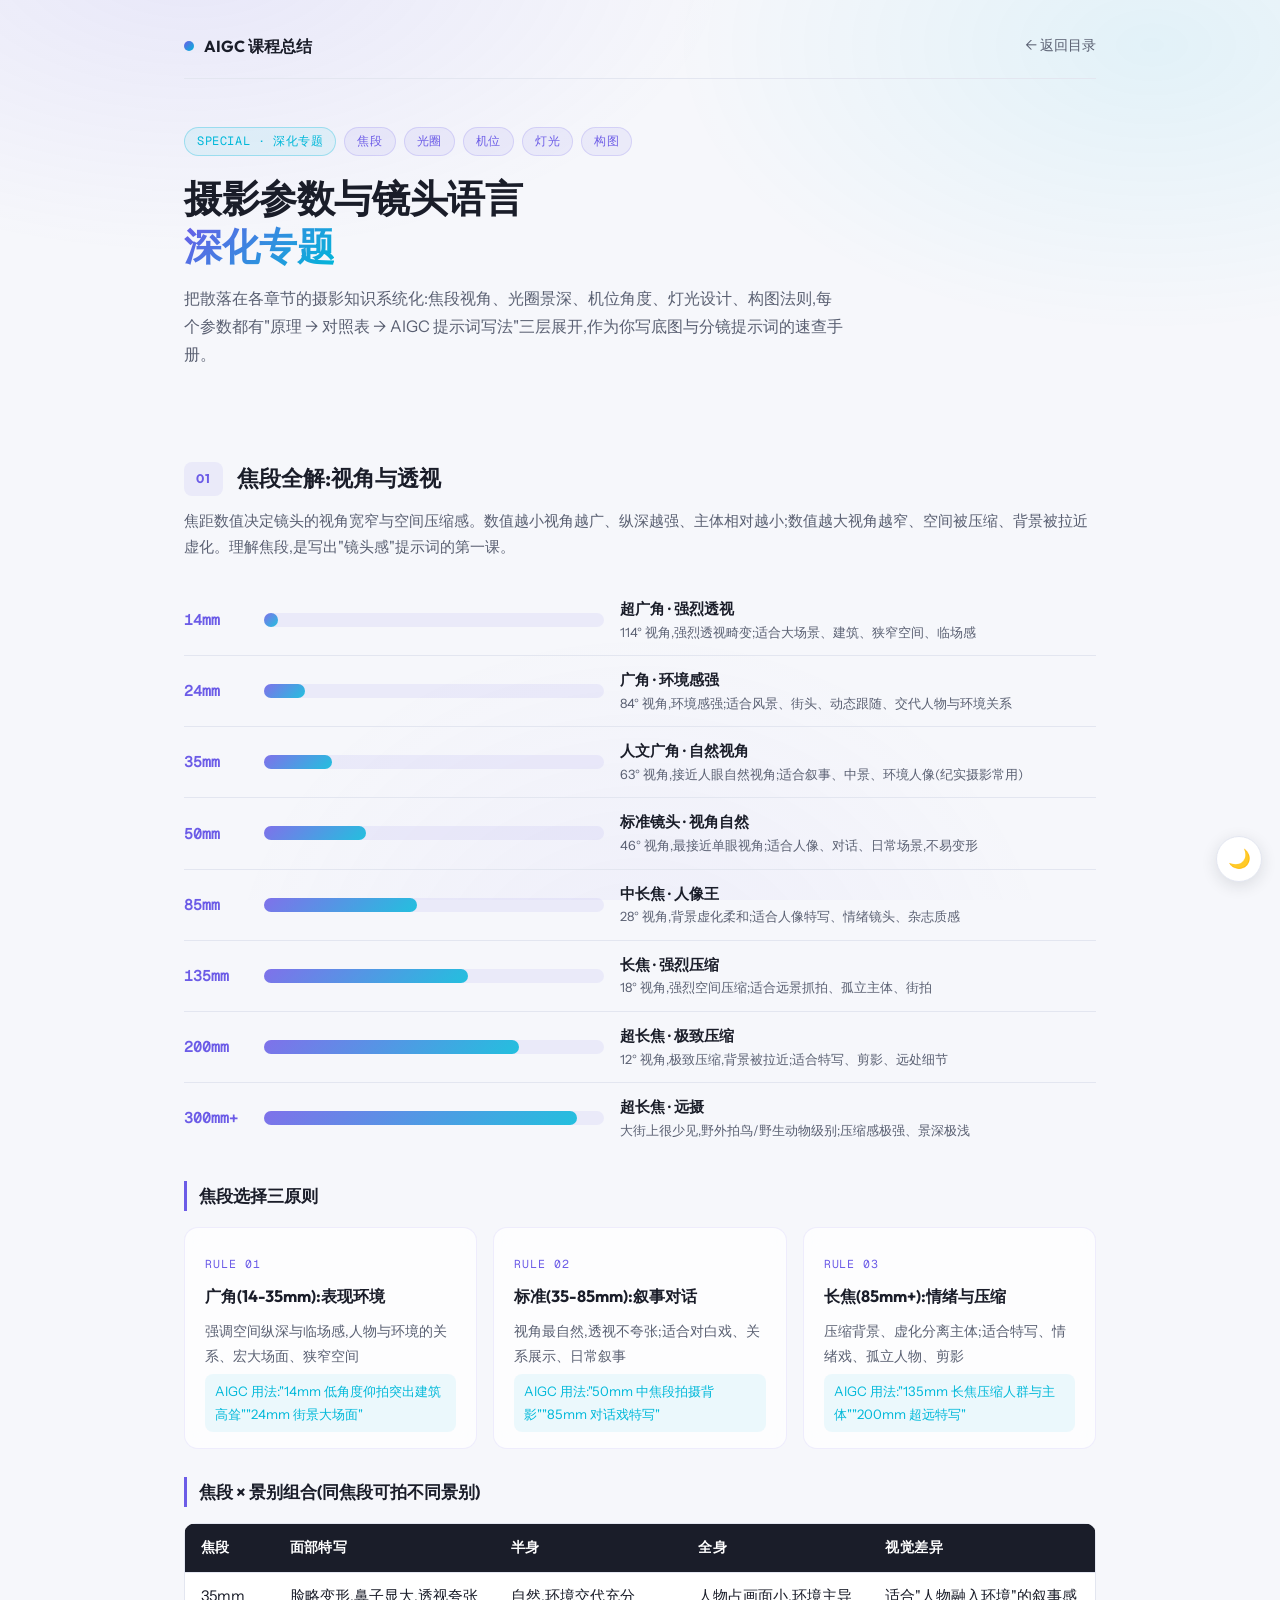
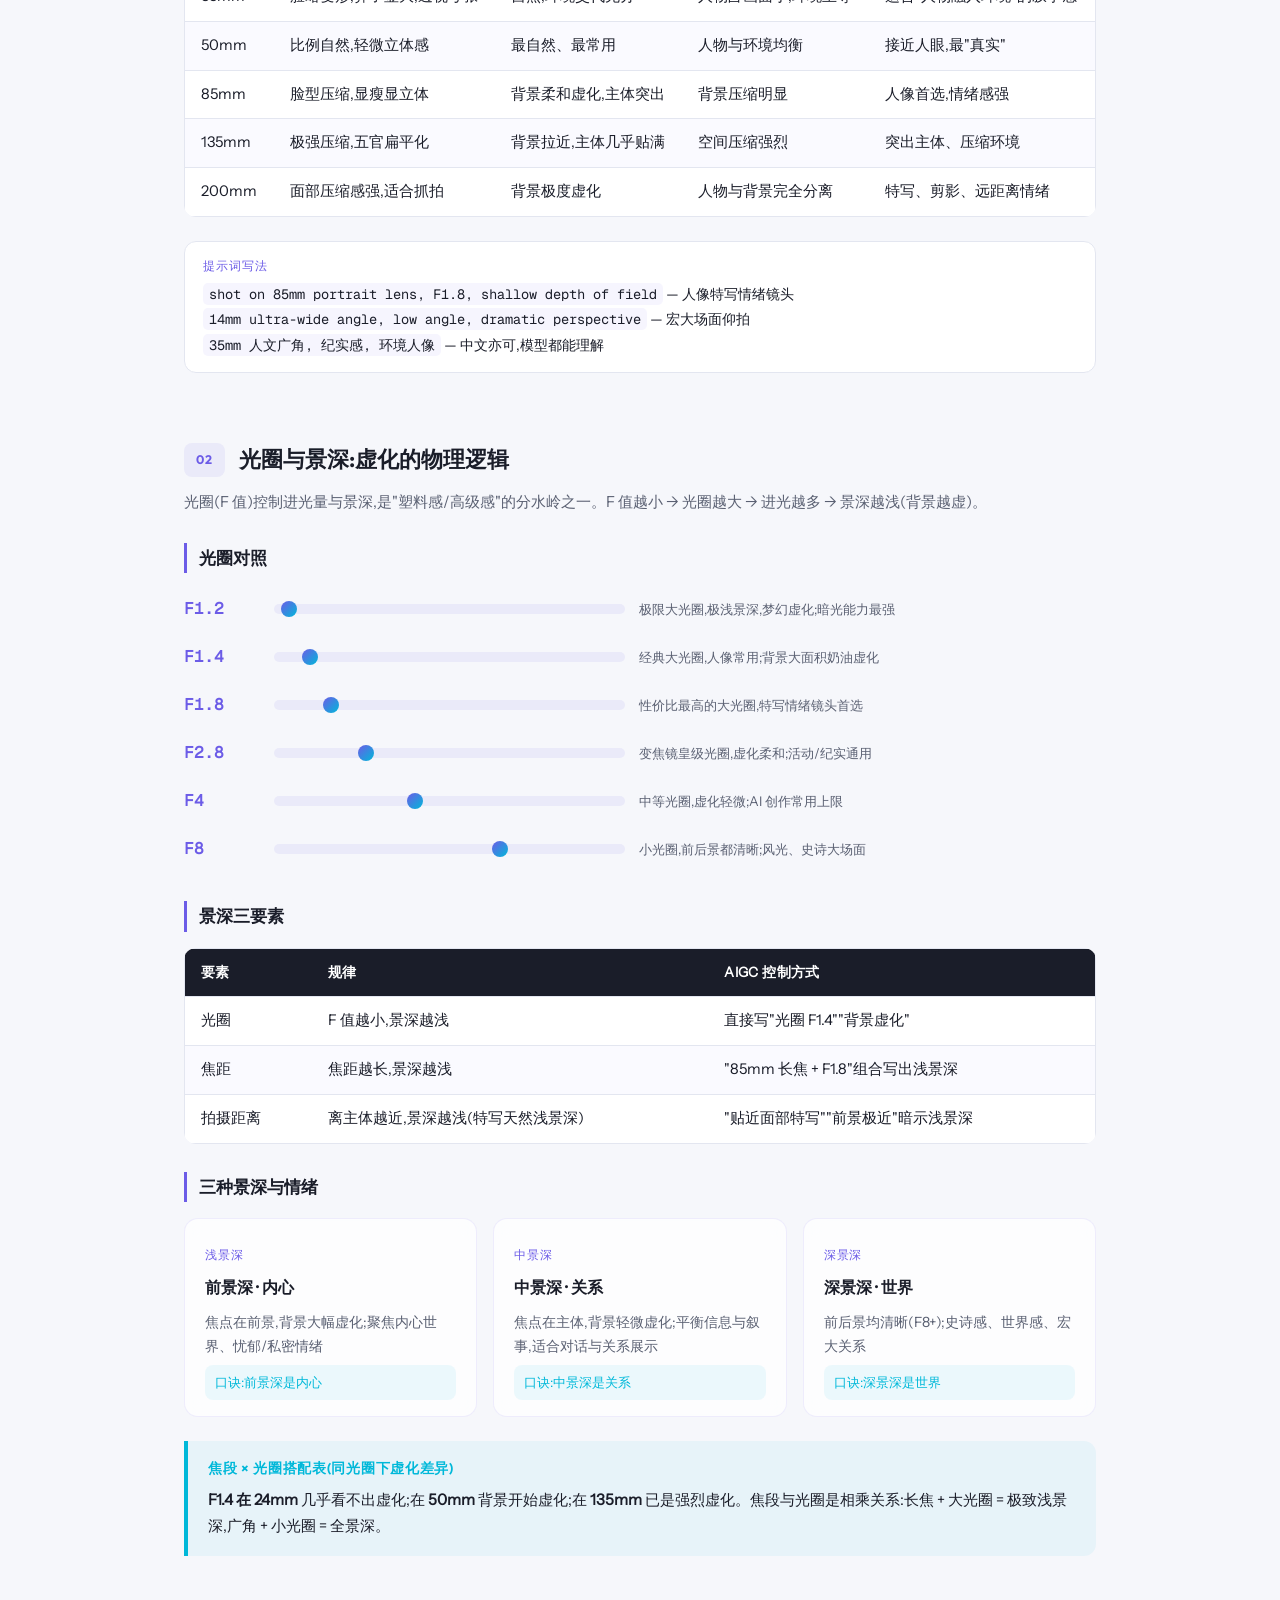
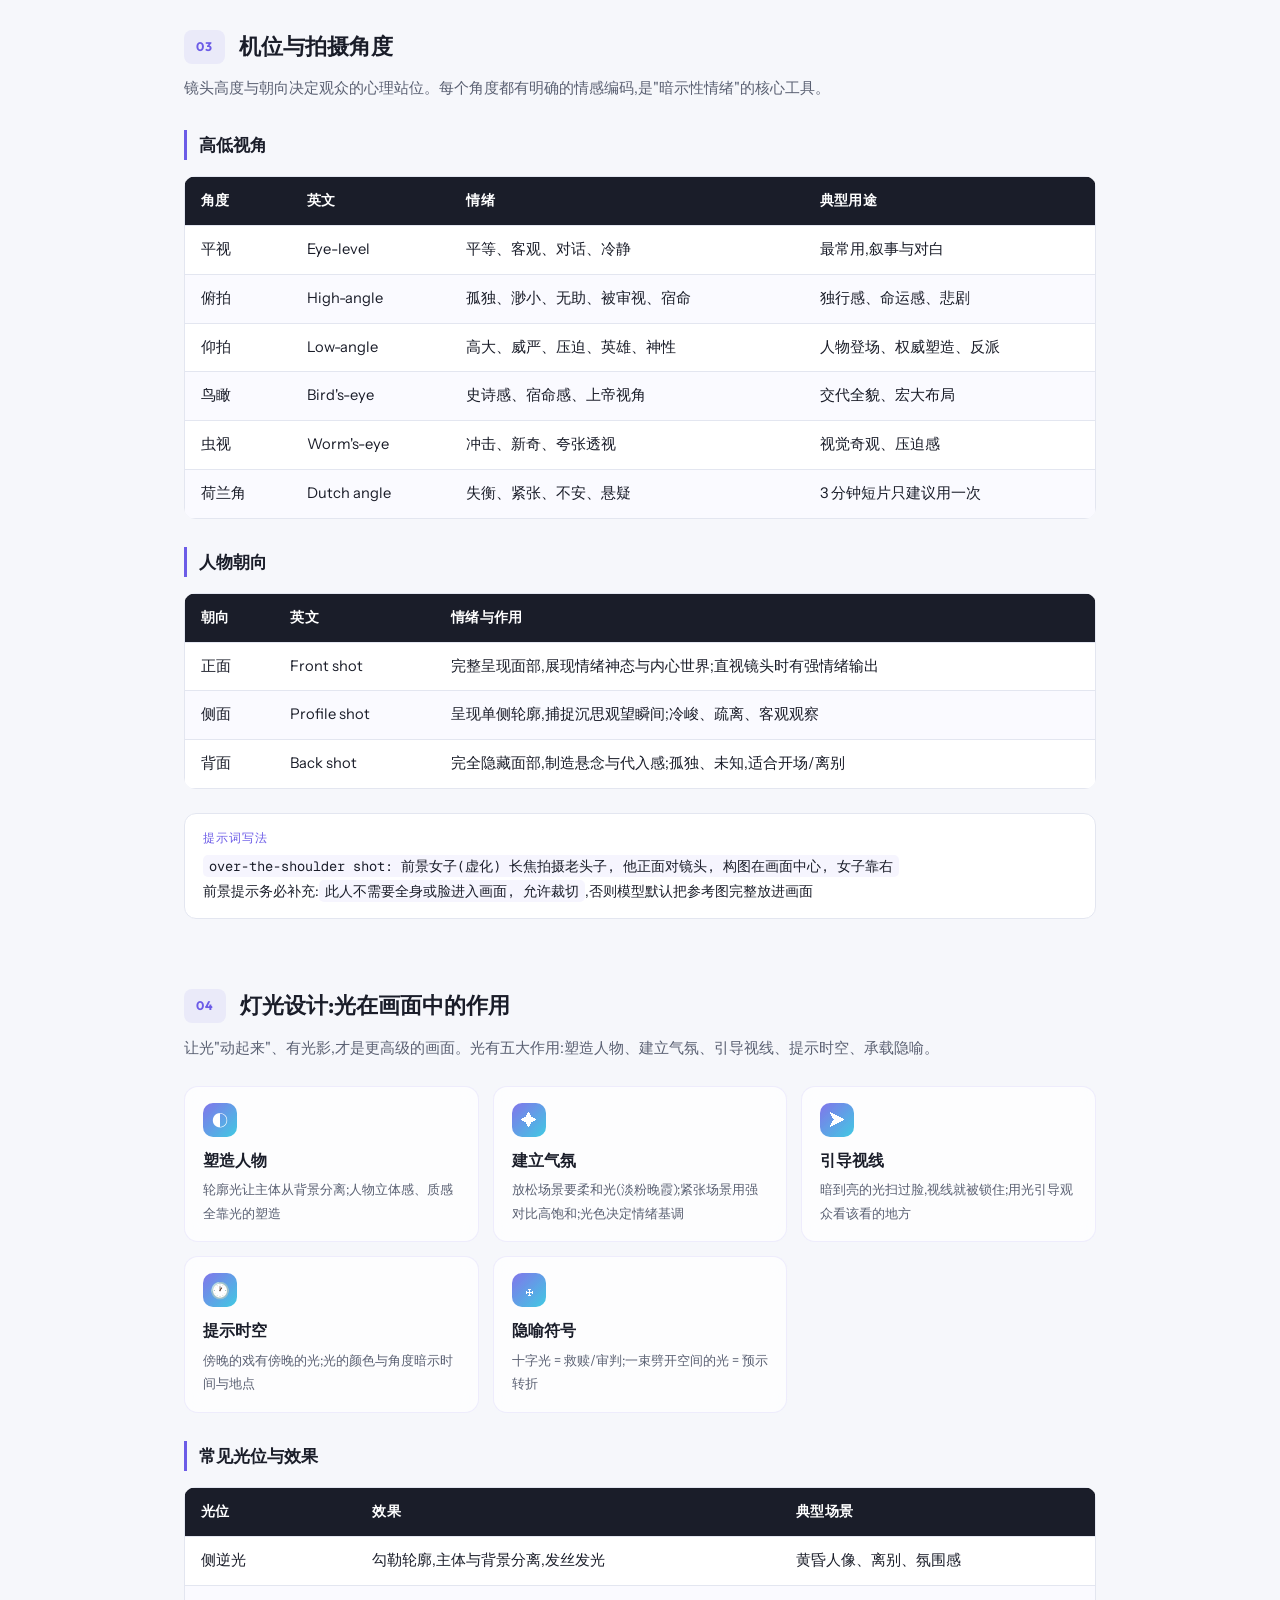
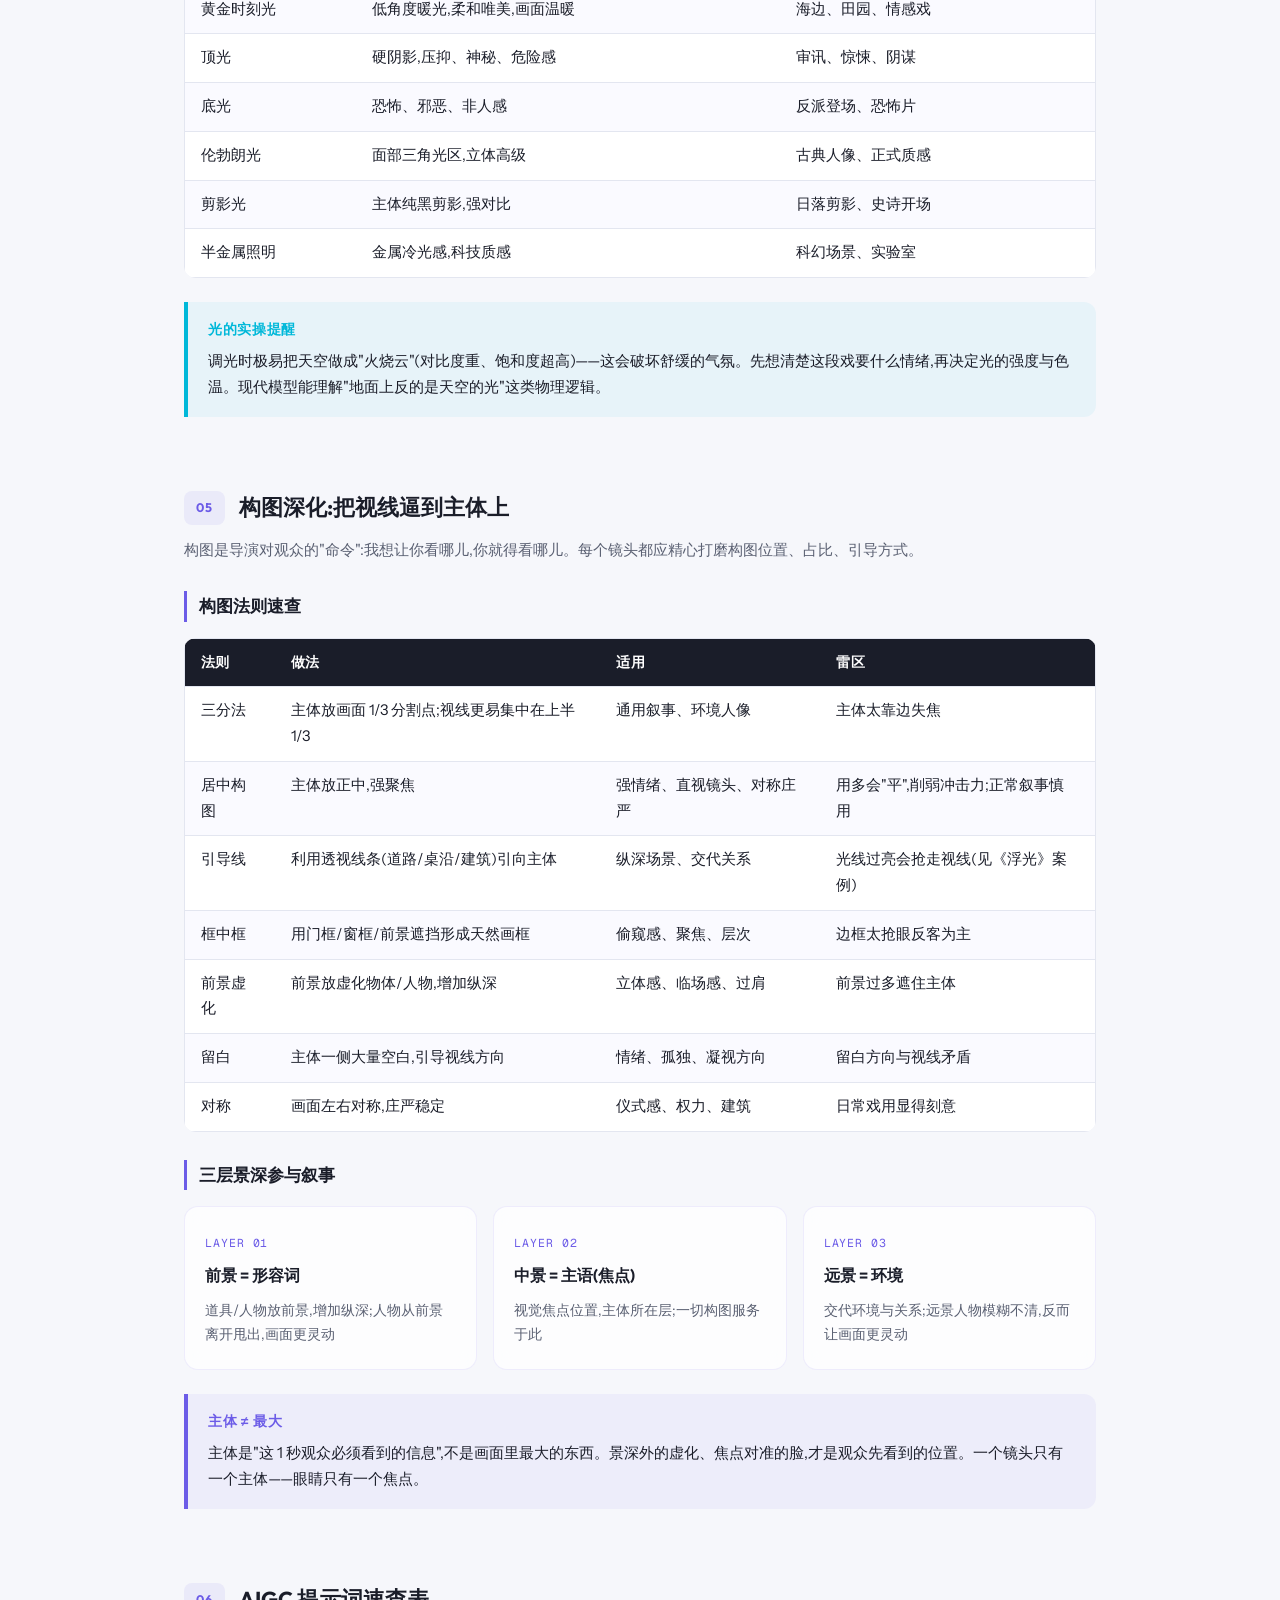
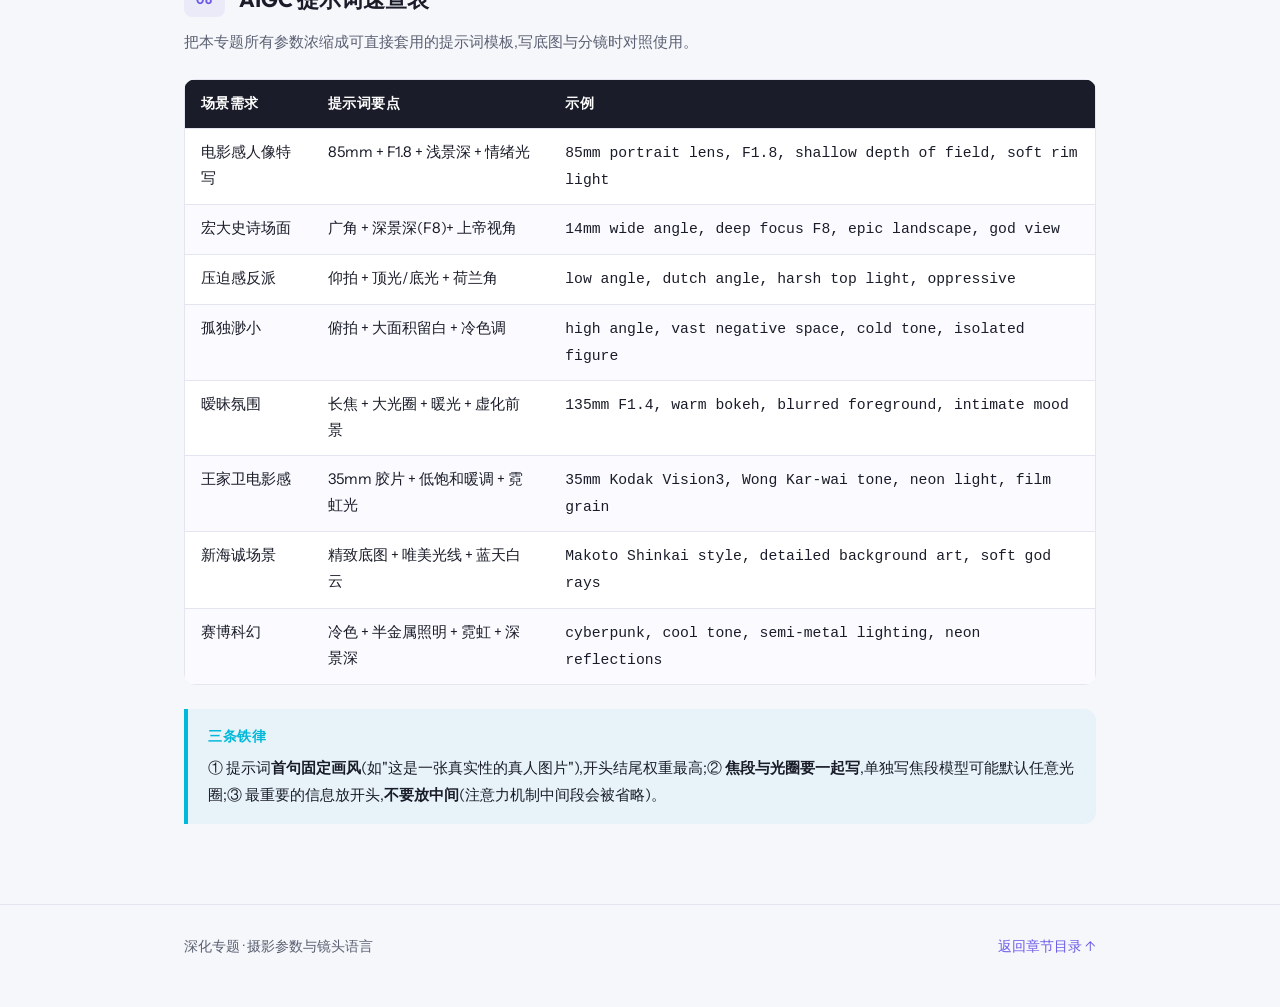
<file: AI-GC-Learning/special-photography.html>
<!-- Generated by Trae Work -->
<!DOCTYPE html>
<html lang="zh-CN">
<head>
<meta charset="UTF-8">
<meta name="viewport" content="width=device-width, initial-scale=1.0">
<title>深化专题 · 摄影参数与镜头语言 | AIGC 课程总结</title>
<style>
  @font-face {
    font-family: 'Outfit';
    src: url('./_shared/fonts/Outfit-Regular.ttf') format('truetype');
    font-weight: 400;
  }
  @font-face {
    font-family: 'Outfit';
    src: url('./_shared/fonts/Outfit-Bold.ttf') format('truetype');
    font-weight: 700;
  }
  @font-face {
    font-family: 'Instrument Sans';
    src: url('./_shared/fonts/InstrumentSans-Regular.ttf') format('truetype');
    font-weight: 400;
  }
  @font-face {
    font-family: 'Geist Mono';
    src: url('./_shared/fonts/GeistMono-Regular.ttf') format('truetype');
    font-weight: 400;
  }

  :root {
    --bg: #f6f7fb;
    --bg2: #ffffff;
    --ink: #1a1d29;
    --muted: #5a6072;
    --rule: #e3e6f0;
    --accent: #6c5ce7;
    --accent2: #00b8d9;
    --shadow: rgba(108, 92, 231, 0.10);
    --font-head: 'Outfit', 'Microsoft YaHei', 'PingFang SC', sans-serif;
    --font-body: 'Instrument Sans', 'Microsoft YaHei', 'PingFang SC', sans-serif;
    --font-mono: 'Geist Mono', Consolas, monospace;
  }

  * { margin: 0; padding: 0; box-sizing: border-box; }

  html { scroll-behavior: smooth; }

  body {
    font-family: var(--font-body);
    background: var(--bg);
    color: var(--ink);
    line-height: 1.75;
    font-size: 16px;
  }

  body::before {
    content: '';
    position: fixed;
    inset: 0;
    z-index: -1;
    background:
      radial-gradient(900px 500px at 15% -5%, rgba(108, 92, 231, 0.10), transparent 60%),
      radial-gradient(800px 480px at 90% 5%, rgba(0, 184, 217, 0.08), transparent 60%),
      radial-gradient(700px 600px at 50% 110%, rgba(108, 92, 231, 0.06), transparent 60%);
  }

  .container { max-width: 960px; margin: 0 auto; padding: 0 24px; }

  header { padding: 32px 0 0; }
  .nav {
    display: flex; align-items: center; justify-content: space-between;
    padding-bottom: 18px; border-bottom: 1px solid var(--rule);
  }
  .brand {
    font-family: var(--font-head); font-weight: 700; font-size: 1rem;
    display: flex; align-items: center; gap: 10px; text-decoration: none; color: var(--ink);
  }
  .brand .dot {
    width: 10px; height: 10px; border-radius: 50%;
    background: linear-gradient(135deg, var(--accent), var(--accent2));
  }
  .nav a.back {
    color: var(--muted); text-decoration: none; font-size: 0.9rem; transition: color 0.2s;
  }
  .nav a.back:hover { color: var(--accent); }

  .hero { padding: 48px 0 40px; }
  .hero .tags { display: flex; gap: 8px; flex-wrap: wrap; margin-bottom: 18px; }
  .hero .tag {
    font-family: var(--font-mono); font-size: 0.75rem; color: var(--accent);
    background: rgba(108, 92, 231, 0.08); border: 1px solid rgba(108, 92, 231, 0.18);
    padding: 3px 12px; border-radius: 999px; letter-spacing: 0.05em;
  }
  .hero .tag.sp {
    color: var(--accent2); border-color: rgba(0, 184, 217, 0.3); background: rgba(0, 184, 217, 0.08);
  }
  .hero h1 {
    font-family: var(--font-head); font-weight: 700;
    font-size: clamp(1.7rem, 4vw, 2.4rem); line-height: 1.25;
    letter-spacing: -0.01em; margin-bottom: 14px;
  }
  .hero h1 .grad {
    background: linear-gradient(135deg, var(--accent), var(--accent2));
    -webkit-background-clip: text; background-clip: text; color: transparent;
  }
  .hero p.sub { color: var(--muted); font-size: 1rem; max-width: 660px; }

  section.chapter { padding: 40px 0 8px; }
  .sec-head { display: flex; align-items: center; gap: 14px; margin-bottom: 10px; }
  .sec-head .idx {
    font-family: var(--font-head); font-weight: 700; font-size: 0.78rem; color: var(--accent);
    background: rgba(108, 92, 231, 0.08); border-radius: 8px; padding: 6px 12px; letter-spacing: 0.06em;
    white-space: nowrap;
  }
  .sec-head h2 { font-family: var(--font-head); font-weight: 700; font-size: 1.35rem; }
  .sec-lead { color: var(--muted); font-size: 0.95rem; margin: 0 0 24px 0; }

  h3.sub {
    font-family: var(--font-head); font-weight: 700; font-size: 1.08rem;
    margin: 28px 0 12px; padding-left: 12px; border-left: 3px solid var(--accent);
  }

  p { margin-bottom: 12px; }
  strong { font-weight: 700; color: var(--ink); }

  .table-wrap {
    overflow-x: auto; overflow-y: auto; max-height: 620px;
    border-radius: 12px; margin: 16px 0 24px;
  }
  table {
    width: 100%; border-collapse: collapse; font-size: 0.92rem; min-width: 640px;
    background: var(--bg2); border: 1px solid var(--rule); border-radius: 12px;
  }
  th {
    background: var(--ink); color: #fff; font-weight: 600; text-align: left;
    padding: 12px 16px; font-size: 0.85rem; letter-spacing: 0.03em; position: sticky; top: 0;
  }
  td { padding: 11px 16px; border-top: 1px solid var(--rule); vertical-align: top; }
  tr:nth-child(even) td { background: rgba(108, 92, 231, 0.03); }
  td .k { font-weight: 700; color: var(--accent); }

  .grid {
    display: grid; grid-template-columns: repeat(auto-fill, minmax(270px, 1fr));
    gap: 16px; margin: 16px 0 24px;
  }
  .grid.cols2 { grid-template-columns: repeat(auto-fill, minmax(400px, 1fr)); }
  .card {
    background: rgba(255, 255, 255, 0.72); backdrop-filter: blur(10px);
    border: 1px solid rgba(108, 92, 231, 0.10); border-radius: 14px; padding: 20px 20px 16px;
    transition: transform 0.2s, box-shadow 0.2s;
  }
  .card:hover { transform: translateY(-3px); box-shadow: 0 10px 24px var(--shadow); }
  .card .card-tag {
    display: inline-block; font-family: var(--font-mono); font-size: 0.72rem;
    color: var(--accent); letter-spacing: 0.08em; margin-bottom: 8px;
  }
  .card h4 { font-family: var(--font-head); font-weight: 700; font-size: 1.02rem; margin-bottom: 8px; }
  .card p { font-size: 0.88rem; color: var(--muted); margin-bottom: 6px; }
  .card p b { color: var(--ink); font-weight: 600; }
  .card .case {
    font-size: 0.82rem; color: var(--accent2);
    background: rgba(0, 184, 217, 0.07); border-radius: 8px; padding: 6px 10px; margin-top: 6px;
  }
  .card ul { padding-left: 18px; font-size: 0.88rem; color: var(--muted); }
  .card ul li { margin-bottom: 4px; }
  .card ul li b { color: var(--ink); font-weight: 600; }

  .callout {
    background: rgba(108, 92, 231, 0.06); border-left: 4px solid var(--accent);
    border-radius: 0 12px 12px 0; padding: 16px 20px; margin: 20px 0 24px; font-size: 0.95rem;
  }
  .callout .t {
    font-family: var(--font-head); font-weight: 700; font-size: 0.85rem;
    color: var(--accent); letter-spacing: 0.05em; margin-bottom: 6px;
  }
  .callout.pink { background: rgba(0, 184, 217, 0.06); border-left-color: var(--accent2); }
  .callout.pink .t { color: var(--accent2); }

  /* 焦段尺度条 */
  .focal-scale { margin: 16px 0 24px; }
  .fs-row {
    display: flex; align-items: center; gap: 16px; padding: 11px 0;
    border-bottom: 1px solid var(--rule);
  }
  .fs-row:last-child { border-bottom: none; }
  .fs-mm {
    flex: 0 0 64px; font-family: var(--font-mono); font-weight: 700;
    color: var(--accent); font-size: 0.92rem;
  }
  .fs-track { flex: 1; height: 14px; border-radius: 999px; background: rgba(108, 92, 231, 0.08); position: relative; }
  .fs-track .fill {
    position: absolute; top: 0; bottom: 0; left: 0; border-radius: 999px;
    background: linear-gradient(135deg, var(--accent), var(--accent2));
    opacity: 0.85;
  }
  .fs-info { flex: 1.4; }
  .fs-info h4 { font-family: var(--font-head); font-weight: 700; font-size: 0.92rem; }
  .fs-info p { font-size: 0.8rem; color: var(--muted); margin: 0; }

  /* 光圈条 */
  .aperture-row {
    display: flex; align-items: center; gap: 14px; padding: 10px 0;
  }
  .aperture-row .ap { flex: 0 0 76px; font-family: var(--font-mono); font-weight: 700; color: var(--accent); }
  .aperture-row .track { flex: 1; height: 10px; border-radius: 999px; background: rgba(108, 92, 231, 0.08); position: relative; }
  .aperture-row .track .pin {
    position: absolute; top: 50%; transform: translateY(-50%);
    width: 16px; height: 16px; border-radius: 50%;
    background: linear-gradient(135deg, var(--accent), var(--accent2));
  }
  .aperture-row p { flex: 1.3; font-size: 0.83rem; color: var(--muted); margin: 0; }

  /* 灯光 */
  .light-grid { display: grid; grid-template-columns: repeat(auto-fill, minmax(240px, 1fr)); gap: 14px; margin: 14px 0 22px; }
  .light-card {
    background: rgba(255, 255, 255, 0.72); backdrop-filter: blur(10px);
    border: 1px solid rgba(108, 92, 231, 0.10); border-radius: 14px; padding: 16px 18px;
  }
  .light-card .ico {
    width: 34px; height: 34px; border-radius: 10px; margin-bottom: 10px;
    background: linear-gradient(135deg, rgba(108, 92, 231, 0.85), rgba(0, 184, 217, 0.75));
    display: flex; align-items: center; justify-content: center; color: #fff; font-size: 1rem;
  }
  .light-card h4 { font-family: var(--font-head); font-weight: 700; font-size: 0.98rem; margin-bottom: 4px; }
  .light-card p { font-size: 0.84rem; color: var(--muted); margin: 0; }

  /* 提示词示例 */
  .prompt-box {
    background: var(--bg2); border: 1px solid var(--rule); border-radius: 12px;
    padding: 14px 18px; margin: 10px 0 20px; font-size: 0.9rem;
  }
  .prompt-box .pb-tag {
    font-family: var(--font-mono); font-size: 0.72rem; color: var(--accent);
    letter-spacing: 0.08em; display: block; margin-bottom: 6px;
  }
  .prompt-box code {
    font-family: var(--font-mono); font-size: 0.85rem; color: var(--ink);
    background: rgba(108, 92, 231, 0.06); padding: 2px 6px; border-radius: 5px;
  }

  footer {
    margin-top: 48px; padding: 30px 0 48px; border-top: 1px solid var(--rule);
    font-size: 0.85rem; color: var(--muted);
  }
  footer .container { display: flex; justify-content: space-between; gap: 16px; flex-wrap: wrap; }
  footer a { color: var(--accent); text-decoration: none; }
  footer a:hover { text-decoration: underline; }

  @media (max-width: 600px) {
    .container { padding: 0 18px; }
    .hero { padding: 32px 0 28px; }
    .grid.cols2 { grid-template-columns: 1fr; }
    .fs-row { flex-wrap: wrap; gap: 8px; }
    .fs-info { flex-basis: 100%; }
    .aperture-row { flex-wrap: wrap; gap: 6px; }
    .aperture-row p { flex-basis: 100%; }
  }
</style>
<link rel="stylesheet" href="./assets/enhance.css">
</head>
<body>

<header>
  <div class="container">
    <div class="nav">
      <a class="brand" href="./index.html"><span class="dot"></span>AIGC 课程总结</a>
      <a class="back" href="./index.html">← 返回目录</a>
    </div>
  </div>
</header>

<section class="hero">
  <div class="container">
    <div class="tags">
      <span class="tag sp">SPECIAL · 深化专题</span>
      <span class="tag">焦段</span>
      <span class="tag">光圈</span>
      <span class="tag">机位</span>
      <span class="tag">灯光</span>
      <span class="tag">构图</span>
    </div>
    <h1>摄影参数与镜头语言<br><span class="grad">深化专题</span></h1>
    <p class="sub">把散落在各章节的摄影知识系统化:焦段视角、光圈景深、机位角度、灯光设计、构图法则,每个参数都有"原理 → 对照表 → AIGC 提示词写法"三层展开,作为你写底图与分镜提示词的速查手册。</p>
  </div>
</section>

<main>
  <div class="container">

    <!-- ============ 一、焦段全解 ============ -->
    <section class="chapter" id="focal-length">
      <div class="sec-head"><span class="idx">01</span><h2>焦段全解:视角与透视</h2></div>
      <p class="sec-lead">焦距数值决定镜头的视角宽窄与空间压缩感。数值越小视角越广、纵深越强、主体相对越小;数值越大视角越窄、空间被压缩、背景被拉近虚化。理解焦段,是写出"镜头感"提示词的第一课。</p>

      <div class="focal-scale">
        <div class="fs-row">
          <span class="fs-mm">14mm</span>
          <div class="fs-track"><div class="fill" style="width:4%"></div></div>
          <div class="fs-info"><h4>超广角 · 强烈透视</h4><p>114° 视角,强烈透视畸变;适合大场景、建筑、狭窄空间、临场感</p></div>
        </div>
        <div class="fs-row">
          <span class="fs-mm">24mm</span>
          <div class="fs-track"><div class="fill" style="width:12%"></div></div>
          <div class="fs-info"><h4>广角 · 环境感强</h4><p>84° 视角,环境感强;适合风景、街头、动态跟随、交代人物与环境关系</p></div>
        </div>
        <div class="fs-row">
          <span class="fs-mm">35mm</span>
          <div class="fs-track"><div class="fill" style="width:20%"></div></div>
          <div class="fs-info"><h4>人文广角 · 自然视角</h4><p>63° 视角,接近人眼自然视角;适合叙事、中景、环境人像(纪实摄影常用)</p></div>
        </div>
        <div class="fs-row">
          <span class="fs-mm">50mm</span>
          <div class="fs-track"><div class="fill" style="width:30%"></div></div>
          <div class="fs-info"><h4>标准镜头 · 视角自然</h4><p>46° 视角,最接近单眼视角;适合人像、对话、日常场景,不易变形</p></div>
        </div>
        <div class="fs-row">
          <span class="fs-mm">85mm</span>
          <div class="fs-track"><div class="fill" style="width:45%"></div></div>
          <div class="fs-info"><h4>中长焦 · 人像王</h4><p>28° 视角,背景虚化柔和;适合人像特写、情绪镜头、杂志质感</p></div>
        </div>
        <div class="fs-row">
          <span class="fs-mm">135mm</span>
          <div class="fs-track"><div class="fill" style="width:60%"></div></div>
          <div class="fs-info"><h4>长焦 · 强烈压缩</h4><p>18° 视角,强烈空间压缩;适合远景抓拍、孤立主体、街拍</p></div>
        </div>
        <div class="fs-row">
          <span class="fs-mm">200mm</span>
          <div class="fs-track"><div class="fill" style="width:75%"></div></div>
          <div class="fs-info"><h4>超长焦 · 极致压缩</h4><p>12° 视角,极致压缩,背景被拉近;适合特写、剪影、远处细节</p></div>
        </div>
        <div class="fs-row">
          <span class="fs-mm">300mm+</span>
          <div class="fs-track"><div class="fill" style="width:92%"></div></div>
          <div class="fs-info"><h4>超长焦 · 远摄</h4><p>大街上很少见,野外拍鸟/野生动物级别;压缩感极强、景深极浅</p></div>
        </div>
      </div>

      <h3 class="sub">焦段选择三原则</h3>
      <div class="grid">
        <div class="card">
          <span class="card-tag">RULE 01</span>
          <h4>广角(14-35mm):表现环境</h4>
          <p>强调空间纵深与临场感,人物与环境的关系、宏大场面、狭窄空间</p>
          <div class="case">AIGC 用法:"14mm 低角度仰拍突出建筑高耸""24mm 街景大场面"</div>
        </div>
        <div class="card">
          <span class="card-tag">RULE 02</span>
          <h4>标准(35-85mm):叙事对话</h4>
          <p>视角最自然,透视不夸张;适合对白戏、关系展示、日常叙事</p>
          <div class="case">AIGC 用法:"50mm 中焦段拍摄背影""85mm 对话戏特写"</div>
        </div>
        <div class="card">
          <span class="card-tag">RULE 03</span>
          <h4>长焦(85mm+):情绪与压缩</h4>
          <p>压缩背景、虚化分离主体;适合特写、情绪戏、孤立人物、剪影</p>
          <div class="case">AIGC 用法:"135mm 长焦压缩人群与主体""200mm 超远特写"</div>
        </div>
      </div>

      <h3 class="sub">焦段 × 景别组合(同焦段可拍不同景别)</h3>
      <div class="table-wrap">
        <table>
          <thead>
            <tr><th>焦段</th><th>面部特写</th><th>半身</th><th>全身</th><th>视觉差异</th></tr>
          </thead>
          <tbody>
            <tr>
              <td class="k">35mm</td>
              <td>脸略变形,鼻子显大,透视夸张</td>
              <td>自然,环境交代充分</td>
              <td>人物占画面小,环境主导</td>
              <td>适合"人物融入环境"的叙事感</td>
            </tr>
            <tr>
              <td class="k">50mm</td>
              <td>比例自然,轻微立体感</td>
              <td>最自然、最常用</td>
              <td>人物与环境均衡</td>
              <td>接近人眼,最"真实"</td>
            </tr>
            <tr>
              <td class="k">85mm</td>
              <td>脸型压缩,显瘦显立体</td>
              <td>背景柔和虚化,主体突出</td>
              <td>背景压缩明显</td>
              <td>人像首选,情绪感强</td>
            </tr>
            <tr>
              <td class="k">135mm</td>
              <td>极强压缩,五官扁平化</td>
              <td>背景拉近,主体几乎贴满</td>
              <td>空间压缩强烈</td>
              <td>突出主体、压缩环境</td>
            </tr>
            <tr>
              <td class="k">200mm</td>
              <td>面部压缩感强,适合抓拍</td>
              <td>背景极度虚化</td>
              <td>人物与背景完全分离</td>
              <td>特写、剪影、远距离情绪</td>
            </tr>
          </tbody>
        </table>
      </div>

      <div class="prompt-box">
        <span class="pb-tag">提示词写法</span>
        <code>shot on 85mm portrait lens, F1.8, shallow depth of field</code> — 人像特写情绪镜头<br>
        <code>14mm ultra-wide angle, low angle, dramatic perspective</code> — 宏大场面仰拍<br>
        <code>35mm 人文广角, 纪实感, 环境人像</code> — 中文亦可,模型都能理解
      </div>
    </section>

    <!-- ============ 二、光圈与景深 ============ -->
    <section class="chapter" id="aperture">
      <div class="sec-head"><span class="idx">02</span><h2>光圈与景深:虚化的物理逻辑</h2></div>
      <p class="sec-lead">光圈(F 值)控制进光量与景深,是"塑料感/高级感"的分水岭之一。F 值越小 → 光圈越大 → 进光越多 → 景深越浅(背景越虚)。</p>

      <h3 class="sub">光圈对照</h3>
      <div class="aperture-row">
        <span class="ap">F1.2</span>
        <div class="track"><div class="pin" style="left:2%"></div></div>
        <p>极限大光圈,极浅景深,梦幻虚化;暗光能力最强</p>
      </div>
      <div class="aperture-row">
        <span class="ap">F1.4</span>
        <div class="track"><div class="pin" style="left:8%"></div></div>
        <p>经典大光圈,人像常用;背景大面积奶油虚化</p>
      </div>
      <div class="aperture-row">
        <span class="ap">F1.8</span>
        <div class="track"><div class="pin" style="left:14%"></div></div>
        <p>性价比最高的大光圈,特写情绪镜头首选</p>
      </div>
      <div class="aperture-row">
        <span class="ap">F2.8</span>
        <div class="track"><div class="pin" style="left:24%"></div></div>
        <p>变焦镜皇级光圈,虚化柔和;活动/纪实通用</p>
      </div>
      <div class="aperture-row">
        <span class="ap">F4</span>
        <div class="track"><div class="pin" style="left:38%"></div></div>
        <p>中等光圈,虚化轻微;AI 创作常用上限</p>
      </div>
      <div class="aperture-row">
        <span class="ap">F8</span>
        <div class="track"><div class="pin" style="left:62%"></div></div>
        <p>小光圈,前后景都清晰;风光、史诗大场面</p>
      </div>

      <h3 class="sub">景深三要素</h3>
      <div class="table-wrap">
        <table>
          <thead>
            <tr><th>要素</th><th>规律</th><th>AIGC 控制方式</th></tr>
          </thead>
          <tbody>
            <tr>
              <td class="k">光圈</td>
              <td>F 值越小,景深越浅</td>
              <td>直接写"光圈 F1.4""背景虚化"</td>
            </tr>
            <tr>
              <td class="k">焦距</td>
              <td>焦距越长,景深越浅</td>
              <td>"85mm 长焦 + F1.8"组合写出浅景深</td>
            </tr>
            <tr>
              <td class="k">拍摄距离</td>
              <td>离主体越近,景深越浅(特写天然浅景深)</td>
              <td>"贴近面部特写""前景极近"暗示浅景深</td>
            </tr>
          </tbody>
        </table>
      </div>

      <h3 class="sub">三种景深与情绪</h3>
      <div class="grid">
        <div class="card">
          <span class="card-tag">浅景深</span>
          <h4>前景深 · 内心</h4>
          <p>焦点在前景,背景大幅虚化;聚焦内心世界、忧郁/私密情绪</p>
          <div class="case">口诀:前景深是内心</div>
        </div>
        <div class="card">
          <span class="card-tag">中景深</span>
          <h4>中景深 · 关系</h4>
          <p>焦点在主体,背景轻微虚化;平衡信息与叙事,适合对话与关系展示</p>
          <div class="case">口诀:中景深是关系</div>
        </div>
        <div class="card">
          <span class="card-tag">深景深</span>
          <h4>深景深 · 世界</h4>
          <p>前后景均清晰(F8+);史诗感、世界感、宏大关系</p>
          <div class="case">口诀:深景深是世界</div>
        </div>
      </div>

      <div class="callout pink">
        <div class="t">焦段 × 光圈搭配表(同光圈下虚化差异)</div>
        <p style="margin:0"><strong>F1.4 在 24mm</strong> 几乎看不出虚化;在 <strong>50mm</strong> 背景开始虚化;在 <strong>135mm</strong> 已是强烈虚化。焦段与光圈是相乘关系:长焦 + 大光圈 = 极致浅景深,广角 + 小光圈 = 全景深。</p>
      </div>
    </section>

    <!-- ============ 三、机位与角度 ============ -->
    <section class="chapter" id="angles">
      <div class="sec-head"><span class="idx">03</span><h2>机位与拍摄角度</h2></div>
      <p class="sec-lead">镜头高度与朝向决定观众的心理站位。每个角度都有明确的情感编码,是"暗示性情绪"的核心工具。</p>

      <h3 class="sub">高低视角</h3>
      <div class="table-wrap">
        <table>
          <thead>
            <tr><th>角度</th><th>英文</th><th>情绪</th><th>典型用途</th></tr>
          </thead>
          <tbody>
            <tr><td class="k">平视</td><td>Eye-level</td><td>平等、客观、对话、冷静</td><td>最常用,叙事与对白</td></tr>
            <tr><td class="k">俯拍</td><td>High-angle</td><td>孤独、渺小、无助、被审视、宿命</td><td>独行感、命运感、悲剧</td></tr>
            <tr><td class="k">仰拍</td><td>Low-angle</td><td>高大、威严、压迫、英雄、神性</td><td>人物登场、权威塑造、反派</td></tr>
            <tr><td class="k">鸟瞰</td><td>Bird's-eye</td><td>史诗感、宿命感、上帝视角</td><td>交代全貌、宏大布局</td></tr>
            <tr><td class="k">虫视</td><td>Worm's-eye</td><td>冲击、新奇、夸张透视</td><td>视觉奇观、压迫感</td></tr>
            <tr><td class="k">荷兰角</td><td>Dutch angle</td><td>失衡、紧张、不安、悬疑</td><td>3 分钟短片只建议用一次</td></tr>
          </tbody>
        </table>
      </div>

      <h3 class="sub">人物朝向</h3>
      <div class="table-wrap">
        <table>
          <thead>
            <tr><th>朝向</th><th>英文</th><th>情绪与作用</th></tr>
          </thead>
          <tbody>
            <tr><td class="k">正面</td><td>Front shot</td><td>完整呈现面部,展现情绪神态与内心世界;直视镜头时有强情绪输出</td></tr>
            <tr><td class="k">侧面</td><td>Profile shot</td><td>呈现单侧轮廓,捕捉沉思观望瞬间;冷峻、疏离、客观观察</td></tr>
            <tr><td class="k">背面</td><td>Back shot</td><td>完全隐藏面部,制造悬念与代入感;孤独、未知,适合开场/离别</td></tr>
          </tbody>
        </table>
      </div>

      <div class="prompt-box">
        <span class="pb-tag">提示词写法</span>
        <code>over-the-shoulder shot: 前景女子(虚化) 长焦拍摄老头子, 他正面对镜头, 构图在画面中心, 女子靠右</code><br>
        前景提示务必补充:<code>此人不需要全身或脸进入画面, 允许裁切</code>,否则模型默认把参考图完整放进画面
      </div>
    </section>

    <!-- ============ 四、灯光设计 ============ -->
    <section class="chapter" id="lighting">
      <div class="sec-head"><span class="idx">04</span><h2>灯光设计:光在画面中的作用</h2></div>
      <p class="sec-lead">让光"动起来"、有光影,才是更高级的画面。光有五大作用:塑造人物、建立气氛、引导视线、提示时空、承载隐喻。</p>

      <div class="light-grid">
        <div class="light-card">
          <div class="ico">◐</div>
          <h4>塑造人物</h4>
          <p>轮廓光让主体从背景分离;人物立体感、质感全靠光的塑造</p>
        </div>
        <div class="light-card">
          <div class="ico">✦</div>
          <h4>建立气氛</h4>
          <p>放松场景要柔和光(淡粉晚霞);紧张场景用强对比高饱和;光色决定情绪基调</p>
        </div>
        <div class="light-card">
          <div class="ico">➤</div>
          <h4>引导视线</h4>
          <p>暗到亮的光扫过脸,视线就被锁住;用光引导观众看该看的地方</p>
        </div>
        <div class="light-card">
          <div class="ico">🕐</div>
          <h4>提示时空</h4>
          <p>傍晚的戏有傍晚的光;光的颜色与角度暗示时间与地点</p>
        </div>
        <div class="light-card">
          <div class="ico">☩</div>
          <h4>隐喻符号</h4>
          <p>十字光 = 救赎/审判;一束劈开空间的光 = 预示转折</p>
        </div>
      </div>

      <h3 class="sub">常见光位与效果</h3>
      <div class="table-wrap">
        <table>
          <thead>
            <tr><th>光位</th><th>效果</th><th>典型场景</th></tr>
          </thead>
          <tbody>
            <tr><td class="k">侧逆光</td><td>勾勒轮廓,主体与背景分离,发丝发光</td><td>黄昏人像、离别、氛围感</td></tr>
            <tr><td class="k">黄金时刻光</td><td>低角度暖光,柔和唯美,画面温暖</td><td>海边、田园、情感戏</td></tr>
            <tr><td class="k">顶光</td><td>硬阴影,压抑、神秘、危险感</td><td>审讯、惊悚、阴谋</td></tr>
            <tr><td class="k">底光</td><td>恐怖、邪恶、非人感</td><td>反派登场、恐怖片</td></tr>
            <tr><td class="k">伦勃朗光</td><td>面部三角光区,立体高级</td><td>古典人像、正式质感</td></tr>
            <tr><td class="k">剪影光</td><td>主体纯黑剪影,强对比</td><td>日落剪影、史诗开场</td></tr>
            <tr><td class="k">半金属照明</td><td>金属冷光感,科技质感</td><td>科幻场景、实验室</td></tr>
          </tbody>
        </table>
      </div>

      <div class="callout pink">
        <div class="t">光的实操提醒</div>
        <p style="margin:0">调光时极易把天空做成"火烧云"(对比度重、饱和度超高)——这会破坏舒缓的气氛。先想清楚这段戏要什么情绪,再决定光的强度与色温。现代模型能理解"地面上反的是天空的光"这类物理逻辑。</p>
      </div>
    </section>

    <!-- ============ 五、构图深化 ============ -->
    <section class="chapter" id="composition">
      <div class="sec-head"><span class="idx">05</span><h2>构图深化:把视线逼到主体上</h2></div>
      <p class="sec-lead">构图是导演对观众的"命令":我想让你看哪儿,你就得看哪儿。每个镜头都应精心打磨构图位置、占比、引导方式。</p>

      <h3 class="sub">构图法则速查</h3>
      <div class="table-wrap">
        <table>
          <thead>
            <tr><th>法则</th><th>做法</th><th>适用</th><th>雷区</th></tr>
          </thead>
          <tbody>
            <tr>
              <td class="k">三分法</td>
              <td>主体放画面 1/3 分割点;视线更易集中在上半 1/3</td>
              <td>通用叙事、环境人像</td>
              <td>主体太靠边失焦</td>
            </tr>
            <tr>
              <td class="k">居中构图</td>
              <td>主体放正中,强聚焦</td>
              <td>强情绪、直视镜头、对称庄严</td>
              <td>用多会"平",削弱冲击力;正常叙事慎用</td>
            </tr>
            <tr>
              <td class="k">引导线</td>
              <td>利用透视线条(道路/桌沿/建筑)引向主体</td>
              <td>纵深场景、交代关系</td>
              <td>光线过亮会抢走视线(见《浮光》案例)</td>
            </tr>
            <tr>
              <td class="k">框中框</td>
              <td>用门框/窗框/前景遮挡形成天然画框</td>
              <td>偷窥感、聚焦、层次</td>
              <td>边框太抢眼反客为主</td>
            </tr>
            <tr>
              <td class="k">前景虚化</td>
              <td>前景放虚化物体/人物,增加纵深</td>
              <td>立体感、临场感、过肩</td>
              <td>前景过多遮住主体</td>
            </tr>
            <tr>
              <td class="k">留白</td>
              <td>主体一侧大量空白,引导视线方向</td>
              <td>情绪、孤独、凝视方向</td>
              <td>留白方向与视线矛盾</td>
            </tr>
            <tr>
              <td class="k">对称</td>
              <td>画面左右对称,庄严稳定</td>
              <td>仪式感、权力、建筑</td>
              <td>日常戏用显得刻意</td>
            </tr>
          </tbody>
        </table>
      </div>

      <h3 class="sub">三层景深参与叙事</h3>
      <div class="grid">
        <div class="card">
          <span class="card-tag">LAYER 01</span>
          <h4>前景 = 形容词</h4>
          <p>道具/人物放前景,增加纵深;人物从前景离开甩出,画面更灵动</p>
        </div>
        <div class="card">
          <span class="card-tag">LAYER 02</span>
          <h4>中景 = 主语(焦点)</h4>
          <p>视觉焦点位置,主体所在层;一切构图服务于此</p>
        </div>
        <div class="card">
          <span class="card-tag">LAYER 03</span>
          <h4>远景 = 环境</h4>
          <p>交代环境与关系;远景人物模糊不清,反而让画面更灵动</p>
        </div>
      </div>

      <div class="callout">
        <div class="t">主体 ≠ 最大</div>
        <p style="margin:0">主体是"这 1 秒观众必须看到的信息",不是画面里最大的东西。景深外的虚化、焦点对准的脸,才是观众先看到的位置。一个镜头只有一个主体——眼睛只有一个焦点。</p>
      </div>
    </section>

    <!-- ============ 六、AIGC 提示词速查 ============ -->
    <section class="chapter" id="cheatsheet">
      <div class="sec-head"><span class="idx">06</span><h2>AIGC 提示词速查表</h2></div>
      <p class="sec-lead">把本专题所有参数浓缩成可直接套用的提示词模板,写底图与分镜时对照使用。</p>

      <div class="table-wrap">
        <table>
          <thead>
            <tr><th>场景需求</th><th>提示词要点</th><th>示例</th></tr>
          </thead>
          <tbody>
            <tr>
              <td class="k">电影感人像特写</td>
              <td>85mm + F1.8 + 浅景深 + 情绪光</td>
              <td><code>85mm portrait lens, F1.8, shallow depth of field, soft rim light</code></td>
            </tr>
            <tr>
              <td class="k">宏大史诗场面</td>
              <td>广角 + 深景深(F8)+ 上帝视角</td>
              <td><code>14mm wide angle, deep focus F8, epic landscape, god view</code></td>
            </tr>
            <tr>
              <td class="k">压迫感反派</td>
              <td>仰拍 + 顶光/底光 + 荷兰角</td>
              <td><code>low angle, dutch angle, harsh top light, oppressive</code></td>
            </tr>
            <tr>
              <td class="k">孤独渺小</td>
              <td>俯拍 + 大面积留白 + 冷色调</td>
              <td><code>high angle, vast negative space, cold tone, isolated figure</code></td>
            </tr>
            <tr>
              <td class="k">暧昧氛围</td>
              <td>长焦 + 大光圈 + 暖光 + 虚化前景</td>
              <td><code>135mm F1.4, warm bokeh, blurred foreground, intimate mood</code></td>
            </tr>
            <tr>
              <td class="k">王家卫电影感</td>
              <td>35mm 胶片 + 低饱和暖调 + 霓虹光</td>
              <td><code>35mm Kodak Vision3, Wong Kar-wai tone, neon light, film grain</code></td>
            </tr>
            <tr>
              <td class="k">新海诚场景</td>
              <td>精致底图 + 唯美光线 + 蓝天白云</td>
              <td><code>Makoto Shinkai style, detailed background art, soft god rays</code></td>
            </tr>
            <tr>
              <td class="k">赛博科幻</td>
              <td>冷色 + 半金属照明 + 霓虹 + 深景深</td>
              <td><code>cyberpunk, cool tone, semi-metal lighting, neon reflections</code></td>
            </tr>
          </tbody>
        </table>
      </div>

      <div class="callout pink">
        <div class="t">三条铁律</div>
        <p style="margin:0">① 提示词<strong>首句固定画风</strong>(如"这是一张真实性的真人图片"),开头结尾权重最高;② <strong>焦段与光圈要一起写</strong>,单独写焦段模型可能默认任意光圈;③ 最重要的信息放开头,<strong>不要放中间</strong>(注意力机制中间段会被省略)。</p>
      </div>
    </section>

  </div>
</main>

<footer>
  <div class="container">
    <span>深化专题 · 摄影参数与镜头语言</span>
    <span><a href="./index.html">返回章节目录 ↑</a></span>
  </div>
</footer>

<script src="./assets/enhance.js"></script>
</body>
</html>
</file>
<file: AI-GC-Learning/assets/enhance.css>
/* ============================================================
   AIGC 课程总结 · 界面增强层(第二档优化)
   暗色模式 / 主题切换 / 阅读进度条 / 卡片渐显 / 表格行高亮
   ============================================================ */

/* ---------- 阅读进度条 ---------- */
.read-progress {
  position: fixed;
  top: 0; left: 0;
  height: 3px;
  width: 0;
  background: linear-gradient(90deg, var(--accent, #6c5ce7), var(--accent2, #00b8d9));
  z-index: 9999;
  transition: width 0.1s linear;
}

/* ---------- 主题切换按钮 ---------- */
.theme-toggle {
  position: fixed;
  right: 18px;
  bottom: 18px;
  width: 46px; height: 46px;
  border-radius: 50%;
  border: 1px solid var(--rule, #e3e6f0);
  background: var(--bg2, #ffffff);
  color: var(--ink, #1a1d29);
  font-size: 1.15rem;
  cursor: pointer;
  z-index: 9998;
  box-shadow: 0 4px 16px rgba(26, 29, 41, 0.12);
  display: flex;
  align-items: center;
  justify-content: center;
  transition: transform 0.2s, box-shadow 0.2s;
}
.theme-toggle:hover {
  transform: translateY(-2px);
  box-shadow: 0 6px 20px rgba(26, 29, 41, 0.18);
}
.theme-toggle .icon-sun { display: none; }
.theme-toggle .icon-moon { display: block; }
body.dark .theme-toggle .icon-sun { display: block; }
body.dark .theme-toggle .icon-moon { display: none; }

/* ---------- 返回顶部 ---------- */
.back-top {
  position: fixed;
  right: 18px;
  bottom: 74px;
  width: 40px; height: 40px;
  border-radius: 50%;
  border: 1px solid var(--rule, #e3e6f0);
  background: var(--bg2, #ffffff);
  color: var(--muted, #5a6072);
  font-size: 1rem;
  cursor: pointer;
  z-index: 9997;
  box-shadow: 0 4px 14px rgba(26, 29, 41, 0.10);
  display: flex;
  align-items: center;
  justify-content: center;
  opacity: 0;
  pointer-events: none;
  transition: opacity 0.25s, transform 0.25s;
}
.back-top.visible {
  opacity: 1;
  pointer-events: auto;
}
.back-top:hover {
  transform: translateY(-2px);
  color: var(--accent, #6c5ce7);
}

/* ---------- 卡片滚动渐显 ---------- */
.reveal {
  opacity: 0;
  transform: translateY(18px);
  transition: opacity 0.5s ease, transform 0.5s ease;
}
.reveal.visible {
  opacity: 1;
  transform: translateY(0);
}

/* ---------- 表格 hover 行高亮 ---------- */
table tbody tr {
  transition: background-color 0.18s ease;
}
table tbody tr:hover td {
  background-color: rgba(108, 92, 231, 0.07) !important;
}

/* ---------- 卡片 hover 微交互增强 ---------- */
.card, .chapter-card, .step, .homework {
  transition: transform 0.22s ease, box-shadow 0.22s ease, border-color 0.22s ease;
}

/* ---------- 暗色模式 ---------- */
body.dark {
  --bg: #0f1118;
  --bg2: #1a1e2b;
  --ink: #e8eaf3;
  --muted: #9aa3bd;
  --rule: #2a2f42;
  --shadow: rgba(0, 0, 0, 0.35);
  color-scheme: dark;
}

body.dark::before {
  background:
    radial-gradient(900px 500px at 15% -5%, rgba(108, 92, 231, 0.16), transparent 60%),
    radial-gradient(800px 480px at 90% 5%, rgba(0, 184, 217, 0.12), transparent 60%),
    radial-gradient(700px 600px at 50% 110%, rgba(108, 92, 231, 0.10), transparent 60%);
}

/* 卡片底色随主题 */
body.dark .chapter-card,
body.dark .step,
body.dark .card,
body.dark .homework,
body.dark .s-node,
body.dark .check,
body.dark .angle-ico,
body.dark .layer-bar,
body.dark .model-row,
body.dark .focal,
body.dark .light-card,
body.dark .temp-row .track,
body.dark .aperture-row .track,
body.dark .fs-track,
body.dark .weight .track,
body.dark .layer-info .m,
body.dark .vs-side,
body.dark .table-wrap table {
  background: rgba(26, 30, 43, 0.75);
  border-color: rgba(108, 92, 231, 0.18);
}

body.dark table {
  background: var(--bg2);
}
body.dark th {
  background: #262b3d;
  color: #fff;
}
body.dark tr:nth-child(even) td {
  background: rgba(108, 92, 231, 0.05);
}

/* 提示词代码块 */
body.dark .prompt-box {
  background: var(--bg2);
  border-color: var(--rule);
}
body.dark .prompt-box code {
  background: rgba(108, 92, 231, 0.18);
  color: var(--ink);
}

/* 图表区域 */
body.dark figure.diagram .dbox {
  background: var(--bg2);
  border-color: var(--rule);
}

/* 主题切换过渡 */
body, body * {
  transition-property: background-color, border-color, color;
  transition-duration: 0.25s;
}

/* ---------- 章节页目录侧边栏(超宽屏,右侧独立区域) ---------- */
.toc-side {
  display: none;
}
@media (min-width: 1440px) {
  .toc-side {
    display: block;
    position: fixed;
    /* 目录固定贴右侧,正文 margin-right 260px 让位,两者间保持 24px+ 间隙 */
    right: 28px;
    top: 110px;
    width: 208px;
    max-height: calc(100vh - 150px);
    overflow-y: auto;
    padding: 10px 0;
    background: rgba(255, 255, 255, 0.6);
    backdrop-filter: blur(8px);
    border: 1px solid var(--rule, #e3e6f0);
    border-radius: 12px;
    box-shadow: 0 4px 14px rgba(26, 29, 41, 0.06);
  }
  /* 正文左移:margin-left 右移正文,让右侧容纳目录 */
  main .container {
    margin-right: 260px;
    margin-left: auto;
  }
  .toc-side::before {
    content: '本页目录';
    display: block;
    font-family: var(--font-head, 'Outfit', sans-serif);
    font-size: 0.72rem;
    font-weight: 700;
    letter-spacing: 0.12em;
    color: var(--accent, #6c5ce7);
    padding: 2px 18px 8px;
    border-bottom: 1px solid var(--rule, #e3e6f0);
    margin-bottom: 6px;
  }
  .toc-side a {
    display: block;
    font-size: 0.84rem;
    color: var(--muted, #5a6072);
    text-decoration: none;
    padding: 7px 18px;
    line-height: 1.45;
    border-left: 3px solid transparent;
    transition: color 0.2s, border-color 0.2s, background-color 0.2s;
  }
  .toc-side a:hover {
    color: var(--accent, #6c5ce7);
    background: rgba(108, 92, 231, 0.06);
  }
  .toc-side a.active {
    color: var(--accent, #6c5ce7);
    border-left-color: var(--accent, #6c5ce7);
    font-weight: 600;
    background: rgba(108, 92, 231, 0.08);
  }
}
body.dark .toc-side {
  background: rgba(26, 30, 43, 0.75);
  border-color: rgba(108, 92, 231, 0.18);
  box-shadow: 0 4px 14px rgba(0, 0, 0, 0.3);
}
body.dark .toc-side a:hover,
body.dark .toc-side a.active {
  background: rgba(108, 92, 231, 0.18);
}

/* ---------- 打印优化 ---------- */
@media print {
  .read-progress, .theme-toggle, .back-top, .toc-side {
    display: none !important;
  }
  body { background: #fff !important; }
  .chapter-card, .card, .step, .homework, .s-node, .check {
    box-shadow: none !important;
  }
}
</file>
